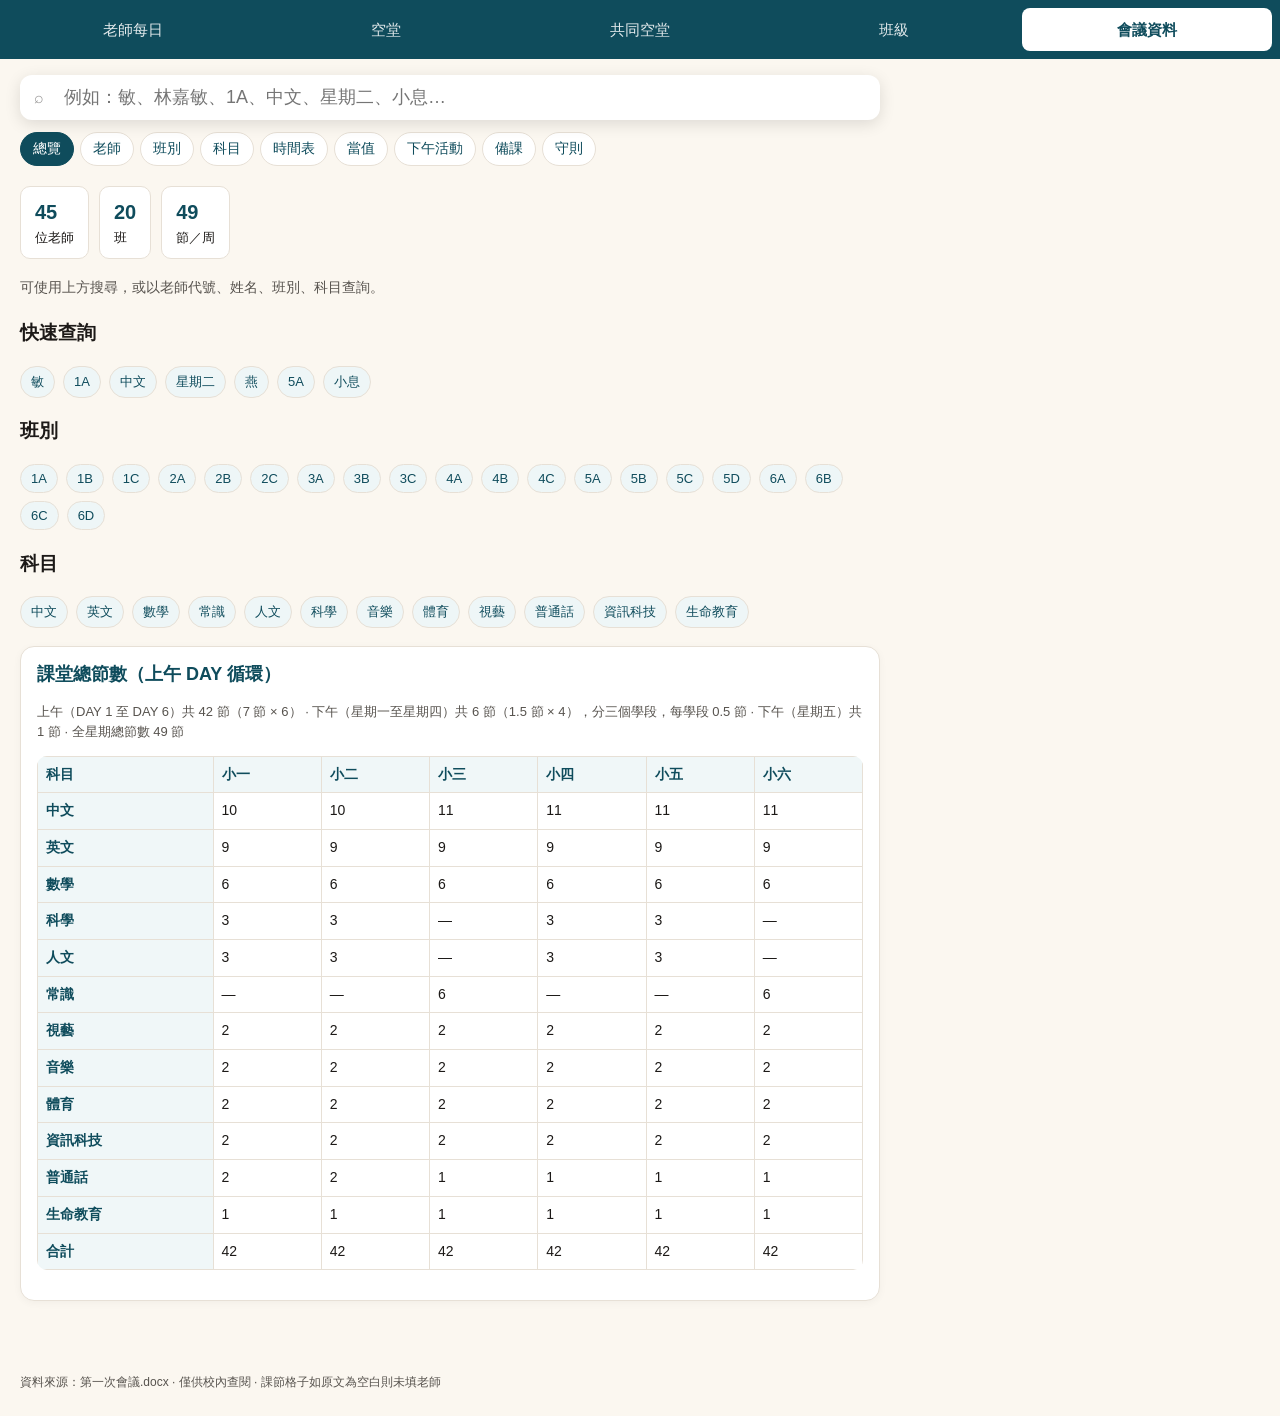
<file: index.html>
<!DOCTYPE html>
<html lang="zh-Hant">
<head>
  <meta charset="UTF-8" />
  <meta name="viewport" content="width=device-width, initial-scale=1" />
  <meta name="robots" content="noindex,nofollow" />
  <title>2026–2027 第一次會議資料查詢</title>
  <style>
    :root {
      --ink: #1c1917;
      --muted: #57534e;
      --line: #e7e0d6;
      --paper: #fbf7f0;
      --card: #ffffff;
      --teal: #0f4c5c;
      --teal-2: #16697a;
      --gold: #c4a35a;
      --coral: #c2410c;
      --chip: #eef6f7;
      --ok: #166534;
    }
    * { box-sizing: border-box; }
    html, body { margin: 0; padding: 0; }
    body {
      font-family: "PingFang TC", "Noto Sans TC", "Hiragino Sans CNS", "Heiti TC", sans-serif;
      background: var(--paper);
      color: var(--ink);
      line-height: 1.55;
    }
    .appbar {
      display: flex;
      flex-wrap: wrap;
      gap: 4px;
      background: var(--teal);
      padding: 8px;
    }
    .appbar a {
      flex: 1 1 0;
      min-width: 4.5em;
      text-align: center;
      text-decoration: none;
      color: rgba(255,255,255,.88);
      padding: 10px 6px;
      border-radius: 8px;
      font-size: 15px;
    }
    .appbar a.on {
      background: #fff;
      color: var(--teal);
      font-weight: 700;
    }
    .search-wrap { position: relative; max-width: 860px; margin-bottom: 12px; }
    .search-wrap input {
      width: 100%;
      font-size: 18px;
      padding: 12px 16px 12px 44px;
      border: 0;
      border-radius: 12px;
      outline: none;
      box-shadow: 0 4px 16px rgba(0,0,0,.12);
    }
    .search-ico {
      position: absolute; left: 14px; top: 50%; transform: translateY(-50%);
      opacity: .45; font-size: 16px; pointer-events: none;
    }
    nav.tabs {
      display: flex; gap: 6px; flex-wrap: wrap;
      padding: 0 0 8px;
      background: var(--paper);
    }
    nav.tabs button {
      border: 1px solid var(--line);
      background: #fff;
      color: var(--teal);
      padding: 7px 12px;
      border-radius: 999px;
      cursor: pointer;
      font-size: 14px;
    }
    nav.tabs button.active {
      background: var(--teal);
      color: #fff;
      border-color: var(--teal);
    }
    main { padding: 16px 20px 64px; max-width: 1100px; }
    .hint {
      color: var(--muted); font-size: 14px; margin: 8px 0 16px;
    }
    .chips { display: flex; flex-wrap: wrap; gap: 8px; margin: 10px 0 18px; max-width: 100%; }
    @media (max-width: 640px) {
      .chip, .tchip { font-size: 13px; padding: 6px 9px; }
      .search-wrap input { font-size: 16px; } /* avoid iOS zoom */
    }
    .chip, .tchip {
      border: 1px solid var(--line);
      background: var(--chip);
      color: var(--teal);
      padding: 6px 10px;
      border-radius: 999px;
      cursor: pointer;
      font-size: 13px;
    }
    .tchip { background: #fff; }
    .tchip b { color: var(--coral); margin-right: 4px; }
    .tchip.active, .chip.active { background: var(--teal); color: #fff; border-color: var(--teal); }
    .tchip.active b { color: #fde68a; }
    .grid { display: grid; grid-template-columns: repeat(auto-fill, minmax(280px, 1fr)); gap: 12px; }
    .card {
      background: var(--card);
      border: 1px solid var(--line);
      border-radius: 14px;
      padding: 14px 16px;
      box-shadow: 0 2px 8px rgba(28,25,23,.04);
    }
    .card h2, .card h3 { margin: 0 0 8px; }
    .card h2 { font-size: 18px; color: var(--teal); }
    .card h3 { font-size: 15px; color: var(--teal-2); margin-top: 14px; }
    .meta { color: var(--muted); font-size: 13px; }
    .kv { display: grid; grid-template-columns: 88px 1fr; gap: 4px 10px; font-size: 14px; }
    .kv dt { color: var(--muted); }
    .kv dd { margin: 0; }
    table {
      width: 100%;
      border-collapse: collapse;
      font-size: 14px;
      background: #fff;
    }
    th, td {
      border: 1px solid var(--line);
      padding: 7px 8px;
      text-align: left;
      vertical-align: top;
    }
    th { background: #f0f7f8; color: var(--teal); font-weight: 600; white-space: nowrap; }
    .table-wrap { overflow-x: auto; margin: 8px 0 16px; border-radius: 10px; }
    .empty { padding: 40px 10px; text-align: center; color: var(--muted); }
    .badge {
      display: inline-block;
      background: #fde7d8;
      color: var(--coral);
      border-radius: 6px;
      padding: 1px 6px;
      font-size: 12px;
      margin-left: 4px;
    }
    .badge.teal { background: #d9eef2; color: var(--teal); }
    .badge.gold { background: #f4ead0; color: #7a5b12; }
    .duty-item {
      padding: 8px 0;
      border-bottom: 1px dashed var(--line);
      font-size: 14px;
    }
    .duty-item:last-child { border-bottom: 0; }
    .hl { background: #fff3bf; padding: 0 2px; border-radius: 3px; }
    .welcome { max-width: 860px; }
    .stat {
      display: flex; gap: 10px; flex-wrap: wrap; margin: 12px 0 18px;
    }
    .stat span {
      background: #fff; border: 1px solid var(--line); border-radius: 10px;
      padding: 10px 14px; font-size: 13px;
    }
    .stat b { display: block; font-size: 20px; color: var(--teal); }
    footer {
      color: var(--muted); font-size: 12px; padding: 8px 20px 24px;
    }
    .row-2 { display: grid; grid-template-columns: 1fr 1fr; gap: 12px; }
    @media (max-width: 800px) { .row-2 { grid-template-columns: 1fr; } }
    .name-line { display: flex; align-items: baseline; gap: 8px; flex-wrap: wrap; }
    .name-line .code {
      font-size: 28px; color: var(--coral); font-weight: 800; line-height: 1;
    }
    a.linkish { color: var(--teal-2); cursor: pointer; text-decoration: underline; }
  </style>
</head>
<body>
  <nav class="appbar">
    <a href="老師.html">老師每日</a>
    <a href="查詢.html?tool=free">空堂</a>
    <a href="查詢.html?tool=common">共同空堂</a>
    <a href="查詢.html?tool=klass">班級</a>
    <a href="index.html" class="on">會議資料</a>
  </nav>
  <main id="mainWrap">
    <div class="search-wrap">
      <span class="search-ico">⌕</span>
      <input id="q" type="search" placeholder="例如：敏、林嘉敏、1A、中文、星期二、小息…" autocomplete="off" />
    </div>
    <nav class="tabs" id="tabs"></nav>
    <div id="main"></div>
  </main>
  <footer>資料來源：第一次會議.docx · 僅供校內查閱 · 課節格子如原文為空白則未填老師</footer>
  <script>
const DATA = {
  "title": "2026 至 2027 年度第一次會議資料查詢",
  "source": "第一次會議.docx",
  "periods": {
    "grades": [
      "小一",
      "小二",
      "小三",
      "小四",
      "小五",
      "小六"
    ],
    "rows": [
      {
        "subject": "中文",
        "byGrade": {
          "小一": "10",
          "小二": "10",
          "小三": "11",
          "小四": "11",
          "小五": "11",
          "小六": "11"
        }
      },
      {
        "subject": "英文",
        "byGrade": {
          "小一": "9",
          "小二": "9",
          "小三": "9",
          "小四": "9",
          "小五": "9",
          "小六": "9"
        }
      },
      {
        "subject": "數學",
        "byGrade": {
          "小一": "6",
          "小二": "6",
          "小三": "6",
          "小四": "6",
          "小五": "6",
          "小六": "6"
        }
      },
      {
        "subject": "科學",
        "byGrade": {
          "小一": "3",
          "小二": "3",
          "小三": "",
          "小四": "3",
          "小五": "3",
          "小六": ""
        }
      },
      {
        "subject": "人文",
        "byGrade": {
          "小一": "3",
          "小二": "3",
          "小三": "",
          "小四": "3",
          "小五": "3",
          "小六": ""
        }
      },
      {
        "subject": "常識",
        "byGrade": {
          "小一": "",
          "小二": "",
          "小三": "6",
          "小四": "",
          "小五": "",
          "小六": "6"
        }
      },
      {
        "subject": "視藝",
        "byGrade": {
          "小一": "2",
          "小二": "2",
          "小三": "2",
          "小四": "2",
          "小五": "2",
          "小六": "2"
        }
      },
      {
        "subject": "音樂",
        "byGrade": {
          "小一": "2",
          "小二": "2",
          "小三": "2",
          "小四": "2",
          "小五": "2",
          "小六": "2"
        }
      },
      {
        "subject": "體育",
        "byGrade": {
          "小一": "2",
          "小二": "2",
          "小三": "2",
          "小四": "2",
          "小五": "2",
          "小六": "2"
        }
      },
      {
        "subject": "資訊科技",
        "byGrade": {
          "小一": "2",
          "小二": "2",
          "小三": "2",
          "小四": "2",
          "小五": "2",
          "小六": "2"
        }
      },
      {
        "subject": "普通話",
        "byGrade": {
          "小一": "2",
          "小二": "2",
          "小三": "1",
          "小四": "1",
          "小五": "1",
          "小六": "1"
        }
      },
      {
        "subject": "生命教育",
        "byGrade": {
          "小一": "1",
          "小二": "1",
          "小三": "1",
          "小四": "1",
          "小五": "1",
          "小六": "1"
        }
      },
      {
        "subject": "合計",
        "byGrade": {
          "小一": "42",
          "小二": "42",
          "小三": "42",
          "小四": "42",
          "小五": "42",
          "小六": "42"
        }
      }
    ],
    "notes": [
      "上午（DAY 1 至 DAY 6）共 42 節（7 節 × 6）",
      "下午（星期一至星期四）共 6 節（1.5 節 × 4），分三個學段，每學段 0.5 節",
      "下午（星期五）共 1 節",
      "全星期總節數 49 節"
    ]
  },
  "loadNotes": [
    "基本老師課堂為 30 節",
    "中英數科主席 26 節；常識／科學科主席 26 節；人文科主席 27 節；視體音普資科主席 28 節",
    "SEN 老師 27 節",
    "4A／5A 中英數人科老師減 1 節",
    "各老師會因應各行政工作扣減課堂節數"
  ],
  "sen": [
    "穩",
    "瑤",
    "倩",
    "華"
  ],
  "signIn": {
    "duty": "所有當值老師：07:35",
    "others": "其他老師：07:40",
    "lunchOutDuty": "13:00–13:40（如需 13:40–14:00 當值）",
    "lunchOutFree": "13:00–13:55（如無需 13:40–14:00 當值）",
    "leaveNoMeeting": "沒有會議或課後活動：16:30",
    "leaveActivity": "有課後活動：17:05",
    "lateStay": "全校老師輪流留校至 18:35 處理行政事務（另見「在校課後託管服務計劃」文件）",
    "adminMeeting": "星期二放學後為行政會議"
  },
  "dutyIndex": {
    "tutorial": "導修課由班主任負責",
    "lunchHomeroom": "班主任：每周午膳當值 3 天",
    "lunchOthers": "非班／行政老師：每周午膳當值 2–3 天",
    "lunchVP": "副校長：每周午膳當值 1 天",
    "recess": "小息當值 4–5 次",
    "library": "瑩負責圖書館當值",
    "morning": "早上、放學當值及放學後校外巡視由訓輔組安排",
    "patrol": "清／呂／蔚巡視各當值情況"
  },
  "timetable": {
    "morning": [
      {
        "time": "07:40–08:00 課前",
        "mon": "靜觀行／早課",
        "tue": "靜觀行／早課",
        "wed": "靜觀行／早課",
        "thu": "靜觀行／早課",
        "fri": "球類運動"
      },
      {
        "time": "08:00–08:10 早會",
        "mon": "班級經營",
        "tue": "悅讀閱樂／好書分享",
        "wed": "升旗／國情短講",
        "thu": "品德教育",
        "fri": "早操"
      },
      {
        "time": "08:10–08:20 班主任節",
        "mon": "班主任節",
        "tue": "班主任節",
        "wed": "班主任節",
        "thu": "班主任節",
        "fri": "班主任節"
      }
    ],
    "lessons": [
      {
        "period": "第一節",
        "time": "08:20–08:55"
      },
      {
        "period": "第二節",
        "time": "08:55–09:30"
      },
      {
        "period": "第三節",
        "time": "09:30–10:05"
      },
      {
        "period": "小息一",
        "time": "10:05–10:20",
        "note": "玩具趣趣（樓層小息）"
      },
      {
        "period": "第四節",
        "time": "10:20–10:55"
      },
      {
        "period": "第五節",
        "time": "10:55–11:30"
      },
      {
        "period": "小息二",
        "time": "11:30–11:50",
        "note": "活力小息（操場小息）"
      },
      {
        "period": "第六節",
        "time": "11:50–12:25"
      },
      {
        "period": "第七節",
        "time": "12:25–13:00"
      }
    ],
    "lunch": {
      "time": "13:00–14:00",
      "note": "午膳 13:00–13:40／小息 13:40–14:00"
    },
    "afternoonP13": [
      {
        "time": "14:00–14:20",
        "mon": "導修課",
        "tue": "導修課",
        "wed": "導修課",
        "thu": "導修課",
        "fri": "14:00–14:40 健康生活（全人運動）"
      },
      {
        "time": "14:20–15:20 第八節",
        "mon": "CREATE Learning（三學段）",
        "tue": "多元智能課 MI",
        "wed": "野孩子計劃（三學段）",
        "thu": "周會／戶外學習（三學段）",
        "fri": "（接上）"
      }
    ],
    "afternoonP46": [
      {
        "time": "14:00–14:20",
        "mon": "導修課",
        "tue": "導修課",
        "wed": "導修課",
        "thu": "導修課",
        "fri": "14:00–14:40 健康生活（全人運動）"
      },
      {
        "time": "14:20–15:20 第八節",
        "mon": "CREATE Learning（三學段）",
        "tue": "多元智能課 MI（4(1)–4(4)）",
        "wed": "野孩子計劃（三學段）",
        "thu": "周會／戶外學習（三學段）",
        "fri": "（接上）"
      }
    ],
    "prepExtra": [
      "星期二課後：行政會",
      "星期一／四：P4 科學校外支援（智／燕／恒）",
      "星期四：P5 人文校外支援（何／瑤／談／仁）（杰）"
    ]
  },
  "teachers": [
    {
      "no": "1",
      "name": "林嘉敏",
      "code": "敏",
      "homeroom": "1A",
      "subjects": [
        {
          "subject": "中文",
          "classes": "1A *4A",
          "star": true
        },
        {
          "subject": "視藝",
          "classes": "1A",
          "star": false
        }
      ],
      "pm": {
        "mon": "",
        "tue": "",
        "wed": "",
        "thu": "",
        "fri": "1"
      },
      "periods": "24",
      "liaison": "P1中 / P1視",
      "chairOf": [],
      "viceOf": [
        "中"
      ],
      "gradeContact": [
        "中・一年級",
        "視・一年級"
      ],
      "duties": {
        "recess1": [
          {
            "day": "DAY 2",
            "place": "4/F",
            "time": "10:05–10:20 小息一（樓層／玩具趣趣）"
          },
          {
            "day": "DAY 5",
            "place": "3/F",
            "time": "10:05–10:20 小息一（樓層／玩具趣趣）"
          }
        ],
        "recess2": [
          {
            "day": "DAY 4",
            "sunny": "中式花園",
            "rain": "4/F",
            "time": "11:30–11:50 小息二（晴天操場／雨天樓層）"
          }
        ],
        "lunch": [
          {
            "day": "星期二",
            "class": "1A",
            "time": "13:00–13:40 午膳"
          },
          {
            "day": "星期三",
            "class": "1A",
            "time": "13:00–13:40 午膳"
          },
          {
            "day": "星期五",
            "class": "1A",
            "time": "13:00–13:40 午膳"
          }
        ],
        "noon": [
          {
            "day": "星期四",
            "sunny": "操二至洗手間",
            "rain": "2/F",
            "time": "13:40–14:00 午息"
          }
        ],
        "prep": [
          {
            "day": "DAY 3",
            "period": "第六節 11:50–12:25",
            "text": "P4中備(敏/瑤/冬) P1英備(琪/慧/華)"
          },
          {
            "day": "DAY 2",
            "period": "第七節 12:25–13:00",
            "text": "P1中備(敏/梅/瑤)"
          }
        ],
        "activities": [
          {
            "day": "星期三",
            "text": "中文(低)(李/敏)"
          }
        ]
      }
    },
    {
      "no": "2",
      "name": "姚佩慈",
      "code": "佩",
      "homeroom": "1A",
      "subjects": [
        {
          "subject": "數學",
          "classes": "1A 3B",
          "star": false
        },
        {
          "subject": "科學",
          "classes": "2A",
          "star": false
        },
        {
          "subject": "體育",
          "classes": "1B+1C 2A",
          "star": false
        }
      ],
      "pm": {
        "mon": "1A",
        "tue": "0.5",
        "wed": "1.5",
        "thu": "1A",
        "fri": "1"
      },
      "periods": "25",
      "liaison": "P3數",
      "chairOf": [
        "體"
      ],
      "viceOf": [],
      "gradeContact": [
        "數・三年級"
      ],
      "duties": {
        "recess1": [
          {
            "day": "DAY 4",
            "place": "2/F",
            "time": "10:05–10:20 小息一（樓層／玩具趣趣）"
          }
        ],
        "recess2": [
          {
            "day": "DAY 3",
            "sunny": "操一",
            "rain": "3/F",
            "time": "11:30–11:50 小息二（晴天操場／雨天樓層）"
          },
          {
            "day": "DAY 5",
            "sunny": "中式花園",
            "rain": "4/F",
            "time": "11:30–11:50 小息二（晴天操場／雨天樓層）"
          },
          {
            "day": "DAY 1",
            "sunny": "籃球場",
            "rain": "5/F",
            "time": "11:30–11:50 小息二（晴天操場／雨天樓層）"
          }
        ],
        "lunch": [
          {
            "day": "星期一",
            "class": "1A",
            "time": "13:00–13:40 午膳"
          },
          {
            "day": "星期四",
            "class": "1A",
            "time": "13:00–13:40 午膳"
          },
          {
            "day": "星期五",
            "class": "3B",
            "time": "13:00–13:40 午膳"
          }
        ],
        "noon": [],
        "prep": [
          {
            "day": "DAY 1",
            "period": "第一節 08:20–08:55",
            "text": "P1數備(佩/趙/軒)"
          },
          {
            "day": "DAY 5",
            "period": "第一節 08:20–08:55",
            "text": "P3數備(佩/碧/趙)"
          },
          {
            "day": "DAY 5",
            "period": "第七節 12:25–13:00",
            "text": "P2科備(智/佩/燕)"
          }
        ],
        "activities": [
          {
            "day": "星期一",
            "text": "游泳校隊至1730) (佩/外聘)(泳池)"
          }
        ]
      }
    },
    {
      "no": "3",
      "name": "林淑梅",
      "code": "梅",
      "homeroom": "1B",
      "subjects": [
        {
          "subject": "中文",
          "classes": "1B",
          "star": false
        },
        {
          "subject": "人文",
          "classes": "4B",
          "star": false
        },
        {
          "subject": "普通話",
          "classes": "4B",
          "star": false
        }
      ],
      "pm": {
        "mon": "4B",
        "tue": "1.5",
        "wed": "1.5",
        "thu": "4B (1)",
        "fri": "1"
      },
      "periods": "20.5",
      "liaison": "P4普",
      "chairOf": [],
      "viceOf": [],
      "gradeContact": [
        "普・四年級"
      ],
      "duties": {
        "recess1": [
          {
            "day": "DAY 3",
            "place": "2/F",
            "time": "10:05–10:20 小息一（樓層／玩具趣趣）"
          },
          {
            "day": "DAY 5",
            "place": "2/F",
            "time": "10:05–10:20 小息一（樓層／玩具趣趣）"
          }
        ],
        "recess2": [],
        "lunch": [
          {
            "day": "星期一",
            "class": "1B",
            "time": "13:00–13:40 午膳"
          },
          {
            "day": "星期二",
            "class": "1B",
            "time": "13:00–13:40 午膳"
          },
          {
            "day": "星期四",
            "class": "1B",
            "time": "13:00–13:40 午膳"
          }
        ],
        "noon": [
          {
            "day": "星期五",
            "sunny": "操二至洗手間",
            "rain": "2/F梅",
            "time": "13:40–14:00 午息"
          }
        ],
        "prep": [
          {
            "day": "DAY 6",
            "period": "第六節 11:50–12:25",
            "text": "P4人備(梅/軒/杰) P5科備 (談/偉/呂/清)"
          },
          {
            "day": "DAY 2",
            "period": "第七節 12:25–13:00",
            "text": "P1中備(敏/梅/瑤)"
          }
        ],
        "activities": [
          {
            "day": "星期二",
            "text": "正能量(P1)(梅/趙/奕)"
          }
        ]
      }
    },
    {
      "no": "4",
      "name": "趙詠琪",
      "code": "趙",
      "homeroom": "1B",
      "subjects": [
        {
          "subject": "數學",
          "classes": "1B 3C",
          "star": false
        },
        {
          "subject": "常識",
          "classes": "6D",
          "star": false
        },
        {
          "subject": "資訊科技",
          "classes": "1B+1C 3C",
          "star": false
        }
      ],
      "pm": {
        "mon": "1C",
        "tue": "1.5",
        "wed": "1.5",
        "thu": "1B",
        "fri": "1"
      },
      "periods": "29",
      "liaison": "P1數",
      "chairOf": [],
      "viceOf": [
        "數"
      ],
      "gradeContact": [
        "數・一年級"
      ],
      "duties": {
        "recess1": [
          {
            "day": "DAY 3",
            "place": "2/F",
            "time": "10:05–10:20 小息一（樓層／玩具趣趣）"
          },
          {
            "day": "DAY 4",
            "place": "2/F",
            "time": "10:05–10:20 小息一（樓層／玩具趣趣）"
          }
        ],
        "recess2": [
          {
            "day": "DAY 2",
            "sunny": "操二至洗手間",
            "rain": "2/F",
            "time": "11:30–11:50 小息二（晴天操場／雨天樓層）"
          }
        ],
        "lunch": [
          {
            "day": "星期三",
            "class": "1B",
            "time": "13:00–13:40 午膳"
          },
          {
            "day": "星期五",
            "class": "1B",
            "time": "13:00–13:40 午膳"
          },
          {
            "day": "星期四",
            "class": "6D",
            "time": "13:00–13:40 午膳"
          }
        ],
        "noon": [
          {
            "day": "星期一",
            "sunny": "操一",
            "rain": "2/F",
            "time": "13:40–14:00 午息"
          }
        ],
        "prep": [
          {
            "day": "DAY 1",
            "period": "第一節 08:20–08:55",
            "text": "P1數備(佩/趙/軒)"
          },
          {
            "day": "DAY 5",
            "period": "第一節 08:20–08:55",
            "text": "P3數備(佩/碧/趙)"
          },
          {
            "day": "DAY 3",
            "period": "第二節 08:55–09:30",
            "text": "P6常備 (趙/符/瑩/蔚)"
          }
        ],
        "activities": [
          {
            "day": "星期四",
            "text": "中國舞校隊(1530－1730) (趙/外聘)(G02) (行政工作)"
          },
          {
            "day": "星期二",
            "text": "正能量(P1)(梅/趙/奕)"
          }
        ]
      }
    },
    {
      "no": "5",
      "name": "黃凱瑤",
      "code": "瑤",
      "homeroom": "1C",
      "subjects": [
        {
          "subject": "中文",
          "classes": "1C 4C",
          "star": false
        },
        {
          "subject": "人文",
          "classes": "5B",
          "star": false
        }
      ],
      "pm": {
        "mon": "",
        "tue": "1.5",
        "wed": "0.5",
        "thu": "",
        "fri": "1"
      },
      "periods": "27",
      "liaison": "P4中",
      "chairOf": [],
      "viceOf": [],
      "gradeContact": [
        "中・四年級"
      ],
      "duties": {
        "recess1": [
          {
            "day": "DAY 2",
            "place": "5/F",
            "time": "10:05–10:20 小息一（樓層／玩具趣趣）"
          },
          {
            "day": "DAY 5",
            "place": "5/F",
            "time": "10:05–10:20 小息一（樓層／玩具趣趣）"
          },
          {
            "day": "DAY 1",
            "place": "2/F",
            "time": "10:05–10:20 小息一（樓層／玩具趣趣）"
          }
        ],
        "recess2": [],
        "lunch": [
          {
            "day": "星期二",
            "class": "1C",
            "time": "13:00–13:40 午膳"
          },
          {
            "day": "星期三",
            "class": "1C",
            "time": "13:00–13:40 午膳"
          },
          {
            "day": "星期五",
            "class": "1C",
            "time": "13:00–13:40 午膳"
          }
        ],
        "noon": [
          {
            "day": "星期一",
            "sunny": "操二至洗手間",
            "rain": "2/F",
            "time": "13:40–14:00 午息"
          }
        ],
        "prep": [
          {
            "day": "DAY 6",
            "period": "第三節 09:30–10:05",
            "text": "P5人備 (何/瑤/談/仁)"
          },
          {
            "day": "DAY 3",
            "period": "第六節 11:50–12:25",
            "text": "P4中備(敏/瑤/冬) P1英備(琪/慧/華)"
          },
          {
            "day": "DAY 2",
            "period": "第七節 12:25–13:00",
            "text": "P1中備(敏/梅/瑤)"
          }
        ],
        "activities": [
          {
            "day": "星期四",
            "text": "P5人文科(何瑤談仁)(杰) (校外支援會議)"
          }
        ]
      }
    },
    {
      "no": "6",
      "name": "謝文軒",
      "code": "軒",
      "homeroom": "1C",
      "subjects": [
        {
          "subject": "數學",
          "classes": "1C",
          "star": false
        },
        {
          "subject": "人文",
          "classes": "2C 4C",
          "star": false
        },
        {
          "subject": "生命教育",
          "classes": "3AC 4AC 5AB 5C6C",
          "star": false
        }
      ],
      "pm": {
        "mon": "2C",
        "tue": "1.5",
        "wed": "0.5",
        "thu": "1C",
        "fri": "1"
      },
      "periods": "26",
      "liaison": "P4人",
      "chairOf": [],
      "viceOf": [],
      "gradeContact": [
        "人文・四年級"
      ],
      "duties": {
        "recess1": [],
        "recess2": [
          {
            "day": "DAY 5",
            "sunny": "操一",
            "rain": "3/F",
            "time": "11:30–11:50 小息二（晴天操場／雨天樓層）"
          },
          {
            "day": "DAY 4",
            "sunny": "詢問處至英語角",
            "rain": "6/F",
            "time": "11:30–11:50 小息二（晴天操場／雨天樓層）"
          }
        ],
        "lunch": [
          {
            "day": "星期一",
            "class": "1C",
            "time": "13:00–13:40 午膳"
          },
          {
            "day": "星期四",
            "class": "1C",
            "time": "13:00–13:40 午膳"
          }
        ],
        "noon": [
          {
            "day": "星期三",
            "sunny": "操二至洗手間",
            "rain": "2/F",
            "time": "13:40–14:00 午息"
          },
          {
            "day": "星期五",
            "sunny": "操一",
            "rain": "2/F軒",
            "time": "13:40–14:00 午息"
          }
        ],
        "prep": [
          {
            "day": "DAY 1",
            "period": "第一節 08:20–08:55",
            "text": "P1數備(佩/趙/軒)"
          },
          {
            "day": "DAY 4",
            "period": "第四節 10:20–10:55",
            "text": "P2人備(慧/杰/軒)"
          },
          {
            "day": "DAY 6",
            "period": "第六節 11:50–12:25",
            "text": "P4人備(梅/軒/杰) P5科備 (談/偉/呂/清)"
          }
        ],
        "activities": [
          {
            "day": "星期二",
            "text": "佛教話劇隊(軒/杰)(禮堂)"
          }
        ]
      }
    },
    {
      "no": "7",
      "name": "符巧兒",
      "code": "符",
      "homeroom": "2A",
      "subjects": [
        {
          "subject": "數學",
          "classes": "2A",
          "star": false
        },
        {
          "subject": "常識",
          "classes": "6B",
          "star": false
        },
        {
          "subject": "資訊科技",
          "classes": "1A 2A 3AB",
          "star": false
        }
      ],
      "pm": {
        "mon": "2A",
        "tue": "1.5",
        "wed": "1.5",
        "thu": "2A",
        "fri": "1"
      },
      "periods": "27",
      "liaison": "P1/2/3資",
      "chairOf": [
        "資"
      ],
      "viceOf": [],
      "gradeContact": [
        "資・一年級",
        "資・二年級",
        "資・三年級"
      ],
      "duties": {
        "recess1": [
          {
            "day": "DAY 2",
            "place": "3/F",
            "time": "10:05–10:20 小息一（樓層／玩具趣趣）"
          },
          {
            "day": "DAY 3",
            "place": "3/F",
            "time": "10:05–10:20 小息一（樓層／玩具趣趣）"
          }
        ],
        "recess2": [
          {
            "day": "DAY 1",
            "sunny": "中式花園",
            "rain": "4/F",
            "time": "11:30–11:50 小息二（晴天操場／雨天樓層）"
          }
        ],
        "lunch": [
          {
            "day": "星期一",
            "class": "2A",
            "time": "13:00–13:40 午膳"
          },
          {
            "day": "星期四",
            "class": "2A",
            "time": "13:00–13:40 午膳"
          },
          {
            "day": "星期五",
            "class": "2A",
            "time": "13:00–13:40 午膳"
          }
        ],
        "noon": [
          {
            "day": "星期三",
            "sunny": "操二至洗手間",
            "rain": "4/F",
            "time": "13:40–14:00 午息"
          }
        ],
        "prep": [
          {
            "day": "DAY 2",
            "period": "第一節 08:20–08:55",
            "text": "P2數備(符/碧/清)"
          },
          {
            "day": "DAY 3",
            "period": "第二節 08:55–09:30",
            "text": "P6常備 (趙/符/瑩/蔚)"
          }
        ],
        "activities": [
          {
            "day": "星期二",
            "text": "女童軍(雯/符)"
          }
        ]
      }
    },
    {
      "no": "8",
      "name": "羅美儀",
      "code": "羅",
      "homeroom": "2B",
      "subjects": [
        {
          "subject": "中文",
          "classes": "2B 6C",
          "star": false
        },
        {
          "subject": "視藝",
          "classes": "5A",
          "star": false
        }
      ],
      "pm": {
        "mon": "6C",
        "tue": "",
        "wed": "",
        "thu": "2B (0.5)",
        "fri": "1"
      },
      "periods": "26",
      "liaison": "P2中 / P5視",
      "chairOf": [
        "視"
      ],
      "viceOf": [],
      "gradeContact": [
        "中・二年級",
        "視・五年級"
      ],
      "duties": {
        "recess1": [
          {
            "day": "DAY 1",
            "place": "3/F",
            "time": "10:05–10:20 小息一（樓層／玩具趣趣）"
          },
          {
            "day": "DAY 2",
            "place": "2/F",
            "time": "10:05–10:20 小息一（樓層／玩具趣趣）"
          },
          {
            "day": "DAY 5",
            "place": "2/F",
            "time": "10:05–10:20 小息一（樓層／玩具趣趣）"
          }
        ],
        "recess2": [],
        "lunch": [
          {
            "day": "星期二",
            "class": "2B",
            "time": "13:00–13:40 午膳"
          },
          {
            "day": "星期三",
            "class": "2B",
            "time": "13:00–13:40 午膳"
          },
          {
            "day": "星期四",
            "class": "2B",
            "time": "13:00–13:40 午膳"
          }
        ],
        "noon": [
          {
            "day": "星期五",
            "sunny": "籃足間",
            "rain": "3/F羅",
            "time": "13:40–14:00 午息"
          }
        ],
        "prep": [
          {
            "day": "DAY 2",
            "period": "第四節 10:20–10:55",
            "text": "P2中備(羅/蔚/穩)"
          },
          {
            "day": "DAY 4",
            "period": "第五節 10:55–11:30",
            "text": "P6中備 (羅/李/俊/仁)"
          }
        ],
        "activities": [
          {
            "day": "星期三",
            "text": "視藝(低)(羅/筠)"
          }
        ]
      }
    },
    {
      "no": "9",
      "name": "劉可雯",
      "code": "可",
      "homeroom": "2C",
      "subjects": [
        {
          "subject": "英文",
          "classes": "2C 6(4)",
          "star": false
        },
        {
          "subject": "音樂",
          "classes": "1A 3C 4AB",
          "star": false
        }
      ],
      "pm": {
        "mon": "",
        "tue": "1",
        "wed": "0.5",
        "thu": "2C (0.5)",
        "fri": "1"
      },
      "periods": "29",
      "liaison": "P1/3音",
      "chairOf": [],
      "viceOf": [],
      "gradeContact": [
        "音・一年級",
        "音・三年級"
      ],
      "duties": {
        "recess1": [
          {
            "day": "DAY 5",
            "place": "6/F",
            "time": "10:05–10:20 小息一（樓層／玩具趣趣）"
          },
          {
            "day": "DAY 3",
            "place": "6/F",
            "time": "10:05–10:20 小息一（樓層／玩具趣趣）"
          },
          {
            "day": "DAY 4",
            "place": "6/F",
            "time": "10:05–10:20 小息一（樓層／玩具趣趣）"
          }
        ],
        "recess2": [],
        "lunch": [
          {
            "day": "星期一",
            "class": "2C",
            "time": "13:00–13:40 午膳"
          },
          {
            "day": "星期三",
            "class": "2C",
            "time": "13:00–13:40 午膳"
          },
          {
            "day": "星期四",
            "class": "2C",
            "time": "13:00–13:40 午膳"
          }
        ],
        "noon": [
          {
            "day": "星期二",
            "sunny": "操一",
            "rain": "2/F",
            "time": "13:40–14:00 午息"
          }
        ],
        "prep": [
          {
            "day": "DAY 4",
            "period": "第二節 08:55–09:30",
            "text": "P6英備 (可/尹/琪/談)"
          },
          {
            "day": "DAY 1",
            "period": "第七節 12:25–13:00",
            "text": "P2英備(可/奕/雯)"
          }
        ],
        "activities": [
          {
            "day": "星期四",
            "text": "圖書(瑩/可)"
          }
        ]
      }
    },
    {
      "no": "10",
      "name": "何嘉玲",
      "code": "何",
      "homeroom": "3A",
      "subjects": [
        {
          "subject": "中文",
          "classes": "3A",
          "star": false
        },
        {
          "subject": "人文",
          "classes": "5C",
          "star": false
        },
        {
          "subject": "普通話",
          "classes": "2AB 3A 6AD",
          "star": false
        }
      ],
      "pm": {
        "mon": "5C",
        "tue": "1",
        "wed": "1.5",
        "thu": "",
        "fri": "1"
      },
      "periods": "26",
      "liaison": "P5人 / P6普",
      "chairOf": [
        "普"
      ],
      "viceOf": [],
      "gradeContact": [
        "人文・五年級",
        "普・六年級"
      ],
      "duties": {
        "recess1": [
          {
            "day": "DAY 1",
            "place": "6/F",
            "time": "10:05–10:20 小息一（樓層／玩具趣趣）"
          },
          {
            "day": "DAY 2",
            "place": "5/F",
            "time": "10:05–10:20 小息一（樓層／玩具趣趣）"
          }
        ],
        "recess2": [
          {
            "day": "DAY 3",
            "sunny": "中式花園",
            "rain": "4/F",
            "time": "11:30–11:50 小息二（晴天操場／雨天樓層）"
          }
        ],
        "lunch": [
          {
            "day": "星期二",
            "class": "3A",
            "time": "13:00–13:40 午膳"
          },
          {
            "day": "星期三",
            "class": "3A",
            "time": "13:00–13:40 午膳"
          },
          {
            "day": "星期五",
            "class": "3A",
            "time": "13:00–13:40 午膳"
          }
        ],
        "noon": [
          {
            "day": "星期四",
            "sunny": "操二至洗手間",
            "rain": "4/F",
            "time": "13:40–14:00 午息"
          }
        ],
        "prep": [
          {
            "day": "DAY 6",
            "period": "第三節 09:30–10:05",
            "text": "P5人備 (何/瑤/談/仁)"
          },
          {
            "day": "DAY 3",
            "period": "第四節 10:20–10:55",
            "text": "P3中備(何/李/杰)"
          }
        ],
        "activities": [
          {
            "day": "星期一",
            "text": "中文(高)(紅/何)"
          },
          {
            "day": "星期四",
            "text": "P5人文科(何瑤談仁)(杰) (校外支援會議)"
          }
        ]
      }
    },
    {
      "no": "11",
      "name": "李佩儀",
      "code": "李",
      "homeroom": "3B",
      "subjects": [
        {
          "subject": "中文",
          "classes": "3B 6B",
          "star": false
        },
        {
          "subject": "普通話",
          "classes": "3B 6B",
          "star": false
        },
        {
          "subject": "生命教育",
          "classes": "3B",
          "star": false
        }
      ],
      "pm": {
        "mon": "",
        "tue": "1.5",
        "wed": "",
        "thu": "3B (0.5)",
        "fri": "1"
      },
      "periods": "28",
      "liaison": "P3中",
      "chairOf": [],
      "viceOf": [],
      "gradeContact": [
        "中・三年級"
      ],
      "duties": {
        "recess1": [
          {
            "day": "DAY 1",
            "place": "6/F",
            "time": "10:05–10:20 小息一（樓層／玩具趣趣）"
          },
          {
            "day": "DAY 2",
            "place": "6/F",
            "time": "10:05–10:20 小息一（樓層／玩具趣趣）"
          },
          {
            "day": "DAY 6",
            "place": "4/F",
            "time": "10:05–10:20 小息一（樓層／玩具趣趣）"
          }
        ],
        "recess2": [],
        "lunch": [
          {
            "day": "星期一",
            "class": "3B",
            "time": "13:00–13:40 午膳"
          },
          {
            "day": "星期三",
            "class": "3B",
            "time": "13:00–13:40 午膳"
          },
          {
            "day": "星期四",
            "class": "3B",
            "time": "13:00–13:40 午膳"
          }
        ],
        "noon": [
          {
            "day": "星期五",
            "sunny": "操二至洗手間",
            "rain": "4/F李",
            "time": "13:40–14:00 午息"
          }
        ],
        "prep": [
          {
            "day": "DAY 3",
            "period": "第四節 10:20–10:55",
            "text": "P3中備(何/李/杰)"
          },
          {
            "day": "DAY 4",
            "period": "第五節 10:55–11:30",
            "text": "P6中備 (羅/李/俊/仁)"
          }
        ],
        "activities": [
          {
            "day": "星期三",
            "text": "中文(低)(李/敏)"
          }
        ]
      }
    },
    {
      "no": "12",
      "name": "譚倩瑩",
      "code": "倩",
      "homeroom": "3C",
      "subjects": [
        {
          "subject": "英文",
          "classes": "3C *5A",
          "star": true
        },
        {
          "subject": "視藝",
          "classes": "2AC",
          "star": false
        }
      ],
      "pm": {
        "mon": "3C",
        "tue": "",
        "wed": "",
        "thu": "3C",
        "fri": "1"
      },
      "periods": "26",
      "liaison": "P3英",
      "chairOf": [],
      "viceOf": [],
      "gradeContact": [
        "英・三年級"
      ],
      "duties": {
        "recess1": [
          {
            "day": "DAY 4",
            "place": "5/F",
            "time": "10:05–10:20 小息一（樓層／玩具趣趣）"
          },
          {
            "day": "DAY 3",
            "place": "4/F",
            "time": "10:05–10:20 小息一（樓層／玩具趣趣）"
          }
        ],
        "recess2": [
          {
            "day": "DAY 2",
            "sunny": "中式花園",
            "rain": "4/F",
            "time": "11:30–11:50 小息二（晴天操場／雨天樓層）"
          }
        ],
        "lunch": [
          {
            "day": "星期二",
            "class": "3C",
            "time": "13:00–13:40 午膳"
          },
          {
            "day": "星期三",
            "class": "3C",
            "time": "13:00–13:40 午膳"
          },
          {
            "day": "星期五",
            "class": "3C",
            "time": "13:00–13:40 午膳"
          }
        ],
        "noon": [
          {
            "day": "星期四",
            "sunny": "籃足間",
            "rain": "3/F",
            "time": "13:40–14:00 午息"
          }
        ],
        "prep": [
          {
            "day": "DAY 1",
            "period": "第二節 08:55–09:30",
            "text": "P4英備(尹/奕/華) P5英備 (慧/倩/鄭/雯)"
          },
          {
            "day": "DAY 4",
            "period": "第六節 11:50–12:25",
            "text": "P5數備(儀/谷/偉) P3英備(倩/鄭)"
          }
        ],
        "activities": []
      }
    },
    {
      "no": "13",
      "name": "尹國雄",
      "code": "尹",
      "homeroom": "4A",
      "subjects": [
        {
          "subject": "英文",
          "classes": "*4A 6(1)",
          "star": true
        },
        {
          "subject": "體育",
          "classes": "3AB",
          "star": false
        }
      ],
      "pm": {
        "mon": "3B",
        "tue": "1.5",
        "wed": "1.5",
        "thu": "4A (0.5)",
        "fri": "1"
      },
      "periods": "28",
      "liaison": "P6英 / P3體",
      "chairOf": [],
      "viceOf": [],
      "gradeContact": [
        "英・六年級",
        "體・三年級"
      ],
      "duties": {
        "recess1": [],
        "recess2": [
          {
            "day": "DAY 4",
            "sunny": "足球場",
            "rain": "5/F",
            "time": "11:30–11:50 小息二（晴天操場／雨天樓層）"
          },
          {
            "day": "DAY 6",
            "sunny": "足球場",
            "rain": "5/F",
            "time": "11:30–11:50 小息二（晴天操場／雨天樓層）"
          },
          {
            "day": "DAY 1",
            "sunny": "籃足球場之間",
            "rain": "6/F",
            "time": "11:30–11:50 小息二（晴天操場／雨天樓層）"
          }
        ],
        "lunch": [
          {
            "day": "星期一",
            "class": "4A",
            "time": "13:00–13:40 午膳"
          },
          {
            "day": "星期四",
            "class": "4A",
            "time": "13:00–13:40 午膳"
          },
          {
            "day": "星期五",
            "class": "4A",
            "time": "13:00–13:40 午膳"
          }
        ],
        "noon": [
          {
            "day": "星期二",
            "sunny": "籃足間",
            "rain": "3/F",
            "time": "13:40–14:00 午息"
          }
        ],
        "prep": [
          {
            "day": "DAY 1",
            "period": "第二節 08:55–09:30",
            "text": "P4英備(尹/奕/華) P5英備 (慧/倩/鄭/雯)"
          },
          {
            "day": "DAY 4",
            "period": "第二節 08:55–09:30",
            "text": "P6英備 (可/尹/琪/談)"
          }
        ],
        "activities": [
          {
            "day": "星期一",
            "text": "英文話劇隊 (慧/尹/NET)(禮堂)"
          }
        ]
      }
    },
    {
      "no": "14",
      "name": "陳奕香",
      "code": "奕",
      "homeroom": "4B",
      "subjects": [
        {
          "subject": "英文",
          "classes": "2B 4B",
          "star": false
        },
        {
          "subject": "視藝",
          "classes": "2B",
          "star": false
        },
        {
          "subject": "生命教育",
          "classes": "1A 2BC 4B",
          "star": false
        }
      ],
      "pm": {
        "mon": "2B",
        "tue": "",
        "wed": "1",
        "thu": "4B (0.5)",
        "fri": "1"
      },
      "periods": "28",
      "liaison": "P4英 / P2視",
      "chairOf": [],
      "viceOf": [],
      "gradeContact": [
        "英・四年級",
        "視・二年級"
      ],
      "duties": {
        "recess1": [],
        "recess2": [
          {
            "day": "DAY 5",
            "sunny": "操二至洗手間",
            "rain": "2/F",
            "time": "11:30–11:50 小息二（晴天操場／雨天樓層）"
          },
          {
            "day": "DAY 4",
            "sunny": "操二至洗手間",
            "rain": "2/F",
            "time": "11:30–11:50 小息二（晴天操場／雨天樓層）"
          },
          {
            "day": "DAY 3",
            "sunny": "中式花園",
            "rain": "4/F",
            "time": "11:30–11:50 小息二（晴天操場／雨天樓層）"
          }
        ],
        "lunch": [
          {
            "day": "星期二",
            "class": "4B",
            "time": "13:00–13:40 午膳"
          },
          {
            "day": "星期三",
            "class": "4B",
            "time": "13:00–13:40 午膳"
          },
          {
            "day": "星期四",
            "class": "4B",
            "time": "13:00–13:40 午膳"
          }
        ],
        "noon": [
          {
            "day": "星期五",
            "sunny": "操一",
            "rain": "4/F奕",
            "time": "13:40–14:00 午息"
          }
        ],
        "prep": [
          {
            "day": "DAY 1",
            "period": "第二節 08:55–09:30",
            "text": "P4英備(尹/奕/華) P5英備 (慧/倩/鄭/雯)"
          },
          {
            "day": "DAY 1",
            "period": "第七節 12:25–13:00",
            "text": "P2英備(可/奕/雯)"
          }
        ],
        "activities": [
          {
            "day": "星期二",
            "text": "正能量(P1)(梅/趙/奕)"
          }
        ]
      }
    },
    {
      "no": "15",
      "name": "張智聰",
      "code": "智",
      "homeroom": "4C",
      "subjects": [
        {
          "subject": "數學",
          "classes": "4C",
          "star": false
        },
        {
          "subject": "科學",
          "classes": "2B4C",
          "star": false
        },
        {
          "subject": "體育",
          "classes": "2B 4C 5B",
          "star": false
        },
        {
          "subject": "資訊科技",
          "classes": "4C 5BD",
          "star": false
        }
      ],
      "pm": {
        "mon": "",
        "tue": "1.5",
        "wed": "1.5",
        "thu": "",
        "fri": "1"
      },
      "periods": "28",
      "liaison": "P2科 / P4體",
      "chairOf": [],
      "viceOf": [],
      "gradeContact": [
        "科學・二年級",
        "體・四年級"
      ],
      "duties": {
        "recess1": [
          {
            "day": "DAY 1",
            "place": "4/F",
            "time": "10:05–10:20 小息一（樓層／玩具趣趣）"
          }
        ],
        "recess2": [
          {
            "day": "DAY 4",
            "sunny": "籃球場",
            "rain": "5/F",
            "time": "11:30–11:50 小息二（晴天操場／雨天樓層）"
          },
          {
            "day": "DAY 1",
            "sunny": "足球場",
            "rain": "5/F",
            "time": "11:30–11:50 小息二（晴天操場／雨天樓層）"
          }
        ],
        "lunch": [
          {
            "day": "星期一",
            "class": "4C",
            "time": "13:00–13:40 午膳"
          },
          {
            "day": "星期四",
            "class": "4C",
            "time": "13:00–13:40 午膳"
          },
          {
            "day": "星期五",
            "class": "4C",
            "time": "13:00–13:40 午膳"
          }
        ],
        "noon": [
          {
            "day": "星期三",
            "sunny": "足球場",
            "rain": "6/F",
            "time": "13:40–14:00 午息"
          }
        ],
        "prep": [
          {
            "day": "DAY 6",
            "period": "第四節 10:20–10:55",
            "text": "P4科備(智/燕/恒) P3常備(筠/俊/華)"
          },
          {
            "day": "DAY 5",
            "period": "第六節 11:50–12:25",
            "text": "P4數備(智/穎/呂)"
          },
          {
            "day": "DAY 5",
            "period": "第七節 12:25–13:00",
            "text": "P2科備(智/佩/燕)"
          }
        ],
        "activities": [
          {
            "day": "星期二",
            "text": "科學(燕/智)"
          },
          {
            "day": "星期一",
            "text": "P4科學科(燕/恒/智) (校外支援會議)"
          },
          {
            "day": "星期四",
            "text": "P4科學科(燕/恒/智) (校外支援會議)"
          }
        ]
      }
    },
    {
      "no": "16",
      "name": "楊麗茵",
      "code": "茵",
      "homeroom": "5A",
      "subjects": [
        {
          "subject": "中文",
          "classes": "*5A",
          "star": true
        },
        {
          "subject": "人文",
          "classes": "1A",
          "star": false
        },
        {
          "subject": "音樂",
          "classes": "1B+1C 2AC",
          "star": false
        },
        {
          "subject": "普通話",
          "classes": "2C 5A",
          "star": false
        }
      ],
      "pm": {
        "mon": "",
        "tue": "1",
        "wed": "0.5",
        "thu": "5A",
        "fri": "1"
      },
      "periods": "27",
      "liaison": "P1人 / P2普",
      "chairOf": [],
      "viceOf": [],
      "gradeContact": [
        "人文・一年級",
        "普・二年級"
      ],
      "duties": {
        "recess1": [
          {
            "day": "DAY 6",
            "place": "2/F",
            "time": "10:05–10:20 小息一（樓層／玩具趣趣）"
          },
          {
            "day": "DAY 2",
            "place": "2/F",
            "time": "10:05–10:20 小息一（樓層／玩具趣趣）"
          }
        ],
        "recess2": [
          {
            "day": "DAY 3",
            "sunny": "操二至洗手間",
            "rain": "2/F",
            "time": "11:30–11:50 小息二（晴天操場／雨天樓層）"
          }
        ],
        "lunch": [
          {
            "day": "星期一",
            "class": "5A",
            "time": "13:00–13:40 午膳"
          },
          {
            "day": "星期四",
            "class": "5A",
            "time": "13:00–13:40 午膳"
          },
          {
            "day": "星期五",
            "class": "5A",
            "time": "13:00–13:40 午膳"
          }
        ],
        "noon": [
          {
            "day": "星期二",
            "sunny": "操二至洗手間",
            "rain": "4/F",
            "time": "13:40–14:00 午息"
          }
        ],
        "prep": [
          {
            "day": "DAY 1",
            "period": "第五節 10:55–11:30",
            "text": "P5中備 (茵/邵/紅/筠)"
          },
          {
            "day": "DAY 3",
            "period": "第五節 10:55–11:30",
            "text": "P1人備(茵/邵/紅)"
          }
        ],
        "activities": [
          {
            "day": "星期一",
            "text": "新聞學人計劃(HK01計劃) (茵/蔚)"
          }
        ]
      }
    },
    {
      "no": "17",
      "name": "邵焯盈",
      "code": "邵",
      "homeroom": "5B",
      "subjects": [
        {
          "subject": "中文",
          "classes": "5B",
          "star": false
        },
        {
          "subject": "人文",
          "classes": "1C",
          "star": false
        },
        {
          "subject": "音樂",
          "classes": "4C 5BC 6BD",
          "star": false
        }
      ],
      "pm": {
        "mon": "5B",
        "tue": "",
        "wed": "",
        "thu": "5B (0.5)",
        "fri": "1"
      },
      "periods": "27",
      "liaison": "P4/5音",
      "chairOf": [
        "音"
      ],
      "viceOf": [],
      "gradeContact": [
        "音・四年級",
        "音・五年級"
      ],
      "duties": {
        "recess1": [
          {
            "day": "DAY 1",
            "place": "3/F",
            "time": "10:05–10:20 小息一（樓層／玩具趣趣）"
          },
          {
            "day": "DAY 4",
            "place": "3/F",
            "time": "10:05–10:20 小息一（樓層／玩具趣趣）"
          },
          {
            "day": "DAY 5",
            "place": "3/F",
            "time": "10:05–10:20 小息一（樓層／玩具趣趣）"
          }
        ],
        "recess2": [],
        "lunch": [
          {
            "day": "星期二",
            "class": "5B",
            "time": "13:00–13:40 午膳"
          },
          {
            "day": "星期三",
            "class": "5B",
            "time": "13:00–13:40 午膳"
          },
          {
            "day": "星期四",
            "class": "5B",
            "time": "13:00–13:40 午膳"
          }
        ],
        "noon": [
          {
            "day": "星期五",
            "sunny": "中式花園",
            "rain": "5/F邵",
            "time": "13:40–14:00 午息"
          }
        ],
        "prep": [
          {
            "day": "DAY 1",
            "period": "第五節 10:55–11:30",
            "text": "P5中備 (茵/邵/紅/筠)"
          },
          {
            "day": "DAY 3",
            "period": "第五節 10:55–11:30",
            "text": "P1人備(茵/邵/紅)"
          }
        ],
        "activities": [
          {
            "day": "星期三",
            "text": "合唱團(邵/外聘)"
          },
          {
            "day": "星期一",
            "text": "正能量(P1)(儀/邵/穎)"
          }
        ]
      }
    },
    {
      "no": "18",
      "name": "周妙紅",
      "code": "紅",
      "homeroom": "5C",
      "subjects": [
        {
          "subject": "中文",
          "classes": "5C",
          "star": false
        },
        {
          "subject": "人文",
          "classes": "1B",
          "star": false
        },
        {
          "subject": "普通話",
          "classes": "1B+1C 5C 6C",
          "star": false
        }
      ],
      "pm": {
        "mon": "1B",
        "tue": "1",
        "wed": "",
        "thu": "5C",
        "fri": "1"
      },
      "periods": "23",
      "liaison": "P1/5普",
      "chairOf": [
        "中"
      ],
      "viceOf": [],
      "gradeContact": [
        "普・一年級",
        "普・五年級"
      ],
      "duties": {
        "recess1": [],
        "recess2": [
          {
            "day": "DAY 3",
            "sunny": "操二至洗手間",
            "rain": "2/F",
            "time": "11:30–11:50 小息二（晴天操場／雨天樓層）"
          },
          {
            "day": "DAY 1",
            "sunny": "操一",
            "rain": "3/F",
            "time": "11:30–11:50 小息二（晴天操場／雨天樓層）"
          },
          {
            "day": "DAY 2",
            "sunny": "籃足球場之間",
            "rain": "6/F",
            "time": "11:30–11:50 小息二（晴天操場／雨天樓層）"
          }
        ],
        "lunch": [
          {
            "day": "星期二",
            "class": "5C",
            "time": "13:00–13:40 午膳"
          },
          {
            "day": "星期三",
            "class": "5C",
            "time": "13:00–13:40 午膳"
          },
          {
            "day": "星期五",
            "class": "5C",
            "time": "13:00–13:40 午膳"
          }
        ],
        "noon": [
          {
            "day": "星期四",
            "sunny": "中式花園",
            "rain": "5/F",
            "time": "13:40–14:00 午息"
          }
        ],
        "prep": [
          {
            "day": "DAY 1",
            "period": "第五節 10:55–11:30",
            "text": "P5中備 (茵/邵/紅/筠)"
          },
          {
            "day": "DAY 3",
            "period": "第五節 10:55–11:30",
            "text": "P1人備(茵/邵/紅)"
          }
        ],
        "activities": [
          {
            "day": "星期一",
            "text": "中文(高)(紅/何)"
          }
        ]
      }
    },
    {
      "no": "19",
      "name": "麥珮筠",
      "code": "筠",
      "homeroom": "5D",
      "subjects": [
        {
          "subject": "中文",
          "classes": "5D",
          "star": false
        },
        {
          "subject": "常識",
          "classes": "3C",
          "star": false
        },
        {
          "subject": "視藝",
          "classes": "1B+1C 3AB",
          "star": false
        }
      ],
      "pm": {
        "mon": "5D",
        "tue": "0.5",
        "wed": "0.5",
        "thu": "5D",
        "fri": "1"
      },
      "periods": "28",
      "liaison": "P5中",
      "chairOf": [],
      "viceOf": [],
      "gradeContact": [
        "中・五年級"
      ],
      "duties": {
        "recess1": [
          {
            "day": "DAY 6",
            "place": "5/F",
            "time": "10:05–10:20 小息一（樓層／玩具趣趣）"
          },
          {
            "day": "DAY 4",
            "place": "4/F",
            "time": "10:05–10:20 小息一（樓層／玩具趣趣）"
          }
        ],
        "recess2": [
          {
            "day": "DAY 2",
            "sunny": "操一",
            "rain": "3/F",
            "time": "11:30–11:50 小息二（晴天操場／雨天樓層）"
          }
        ],
        "lunch": [
          {
            "day": "星期二",
            "class": "5D",
            "time": "13:00–13:40 午膳"
          },
          {
            "day": "星期三",
            "class": "5D",
            "time": "13:00–13:40 午膳"
          },
          {
            "day": "星期五",
            "class": "5D",
            "time": "13:00–13:40 午膳"
          }
        ],
        "noon": [
          {
            "day": "星期一",
            "sunny": "操二至洗手間",
            "rain": "4/F",
            "time": "13:40–14:00 午息"
          }
        ],
        "prep": [
          {
            "day": "DAY 6",
            "period": "第四節 10:20–10:55",
            "text": "P4科備(智/燕/恒) P3常備(筠/俊/華)"
          },
          {
            "day": "DAY 1",
            "period": "第五節 10:55–11:30",
            "text": "P5中備 (茵/邵/紅/筠)"
          }
        ],
        "activities": [
          {
            "day": "星期三",
            "text": "視藝(低)(羅/筠)"
          }
        ]
      }
    },
    {
      "no": "20",
      "name": "鄭永俊",
      "code": "俊",
      "homeroom": "6A",
      "subjects": [
        {
          "subject": "中文",
          "classes": "6A",
          "star": false
        },
        {
          "subject": "常識",
          "classes": "3B",
          "star": false
        },
        {
          "subject": "視藝",
          "classes": "4C 5B6D",
          "star": false
        }
      ],
      "pm": {
        "mon": "4C",
        "tue": "1.5",
        "wed": "",
        "thu": "",
        "fri": "1"
      },
      "periods": "27",
      "liaison": "P3常 / P4視",
      "chairOf": [],
      "viceOf": [],
      "gradeContact": [
        "常・三年級",
        "視・四年級"
      ],
      "duties": {
        "recess1": [],
        "recess2": [
          {
            "day": "DAY 6",
            "sunny": "中式花園",
            "rain": "4/F",
            "time": "11:30–11:50 小息二（晴天操場／雨天樓層）"
          },
          {
            "day": "DAY 3",
            "sunny": "籃足球場之間",
            "rain": "6/F",
            "time": "11:30–11:50 小息二（晴天操場／雨天樓層）"
          },
          {
            "day": "DAY 1",
            "sunny": "詢問處至英語角",
            "rain": "6/F",
            "time": "11:30–11:50 小息二（晴天操場／雨天樓層）"
          }
        ],
        "lunch": [
          {
            "day": "星期三",
            "class": "6A",
            "time": "13:00–13:40 午膳"
          },
          {
            "day": "星期四",
            "class": "6A",
            "time": "13:00–13:40 午膳"
          },
          {
            "day": "星期五",
            "class": "6A",
            "time": "13:00–13:40 午膳"
          }
        ],
        "noon": [
          {
            "day": "星期二",
            "sunny": "詢問處至英語角",
            "rain": "6/F",
            "time": "13:40–14:00 午息"
          }
        ],
        "prep": [
          {
            "day": "DAY 6",
            "period": "第四節 10:20–10:55",
            "text": "P4科備(智/燕/恒) P3常備(筠/俊/華)"
          },
          {
            "day": "DAY 4",
            "period": "第五節 10:55–11:30",
            "text": "P6中備 (羅/李/俊/仁)"
          }
        ],
        "activities": [
          {
            "day": "星期三",
            "text": "幼童軍(仁/俊)"
          }
        ]
      }
    },
    {
      "no": "21",
      "name": "吳綺琪",
      "code": "琪",
      "homeroom": "6B",
      "subjects": [
        {
          "subject": "英文",
          "classes": "1A 6(2)",
          "star": false
        },
        {
          "subject": "音樂",
          "classes": "2B",
          "star": false
        }
      ],
      "pm": {
        "mon": "",
        "tue": "1.5",
        "wed": "1",
        "thu": "6B",
        "fri": "1"
      },
      "periods": "25",
      "liaison": "P2音",
      "chairOf": [
        "英"
      ],
      "viceOf": [],
      "gradeContact": [
        "音・二年級"
      ],
      "duties": {
        "recess1": [
          {
            "day": "DAY 4",
            "place": "6/F",
            "time": "10:05–10:20 小息一（樓層／玩具趣趣）"
          },
          {
            "day": "DAY 6",
            "place": "6/F",
            "time": "10:05–10:20 小息一（樓層／玩具趣趣）"
          }
        ],
        "recess2": [
          {
            "day": "DAY 2",
            "sunny": "詢問處至英語角",
            "rain": "6/F",
            "time": "11:30–11:50 小息二（晴天操場／雨天樓層）"
          }
        ],
        "lunch": [
          {
            "day": "星期一",
            "class": "6B",
            "time": "13:00–13:40 午膳"
          },
          {
            "day": "星期三",
            "class": "6B",
            "time": "13:00–13:40 午膳"
          },
          {
            "day": "星期四",
            "class": "6B",
            "time": "13:00–13:40 午膳"
          }
        ],
        "noon": [
          {
            "day": "星期二",
            "sunny": "操一",
            "rain": "4/F",
            "time": "13:40–14:00 午息"
          }
        ],
        "prep": [
          {
            "day": "DAY 4",
            "period": "第二節 08:55–09:30",
            "text": "P6英備 (可/尹/琪/談)"
          },
          {
            "day": "DAY 3",
            "period": "第六節 11:50–12:25",
            "text": "P4中備(敏/瑤/冬) P1英備(琪/慧/華)"
          }
        ],
        "activities": [
          {
            "day": "星期四",
            "text": "英文P6 (鄭/琪)"
          }
        ]
      }
    },
    {
      "no": "22",
      "name": "張寶儀",
      "code": "儀",
      "homeroom": "6C",
      "subjects": [
        {
          "subject": "數學",
          "classes": "*5A 6C",
          "star": true
        },
        {
          "subject": "科學",
          "classes": "1C",
          "star": false
        },
        {
          "subject": "資訊科技",
          "classes": "4B 6BC",
          "star": false
        }
      ],
      "pm": {
        "mon": "5A",
        "tue": "1.5",
        "wed": "1.5",
        "thu": "6C",
        "fri": "1"
      },
      "periods": "28",
      "liaison": "P1科 / P6資",
      "chairOf": [],
      "viceOf": [],
      "gradeContact": [
        "科學・一年級",
        "資・六年級"
      ],
      "duties": {
        "recess1": [],
        "recess2": [
          {
            "day": "DAY 2",
            "sunny": "操二至洗手間",
            "rain": "2/F",
            "time": "11:30–11:50 小息二（晴天操場／雨天樓層）"
          },
          {
            "day": "DAY 4",
            "sunny": "中式花園",
            "rain": "4/F",
            "time": "11:30–11:50 小息二（晴天操場／雨天樓層）"
          },
          {
            "day": "DAY 6",
            "sunny": "中式花園",
            "rain": "4/F",
            "time": "11:30–11:50 小息二（晴天操場／雨天樓層）"
          }
        ],
        "lunch": [
          {
            "day": "星期一",
            "class": "6C",
            "time": "13:00–13:40 午膳"
          },
          {
            "day": "星期二",
            "class": "6C",
            "time": "13:00–13:40 午膳"
          },
          {
            "day": "星期四",
            "class": "6C",
            "time": "13:00–13:40 午膳"
          }
        ],
        "noon": [
          {
            "day": "星期五",
            "sunny": "足球場",
            "rain": "6/F儀",
            "time": "13:40–14:00 午息"
          }
        ],
        "prep": [
          {
            "day": "DAY 2",
            "period": "第五節 10:55–11:30",
            "text": "P6數備 (儀/穎/燕/幗)"
          },
          {
            "day": "DAY 1",
            "period": "第六節 11:50–12:25",
            "text": "P1科備(儀/碧/幗)"
          },
          {
            "day": "DAY 4",
            "period": "第六節 11:50–12:25",
            "text": "P5數備(儀/谷/偉) P3英備(倩/鄭)"
          }
        ],
        "activities": [
          {
            "day": "星期一",
            "text": "正能量(P1)(儀/邵/穎)"
          }
        ]
      }
    },
    {
      "no": "23",
      "name": "陳穎盈",
      "code": "穎",
      "homeroom": "6D",
      "subjects": [
        {
          "subject": "數學",
          "classes": "*4A 6D",
          "star": true
        },
        {
          "subject": "體育",
          "classes": "1A2C",
          "star": false
        }
      ],
      "pm": {
        "mon": "4A",
        "tue": "0.5",
        "wed": "1.5",
        "thu": "6D",
        "fri": "1"
      },
      "periods": "22",
      "liaison": "P1/2體",
      "chairOf": [
        "數"
      ],
      "viceOf": [],
      "gradeContact": [
        "體・一年級",
        "體・二年級"
      ],
      "duties": {
        "recess1": [
          {
            "day": "DAY 2",
            "place": "4/F",
            "time": "10:05–10:20 小息一（樓層／玩具趣趣）"
          },
          {
            "day": "DAY 3",
            "place": "4/F",
            "time": "10:05–10:20 小息一（樓層／玩具趣趣）"
          }
        ],
        "recess2": [
          {
            "day": "DAY 2",
            "sunny": "籃球場",
            "rain": "5/F",
            "time": "11:30–11:50 小息二（晴天操場／雨天樓層）"
          }
        ],
        "lunch": [
          {
            "day": "星期一",
            "class": "6D",
            "time": "13:00–13:40 午膳"
          },
          {
            "day": "星期三",
            "class": "6D",
            "time": "13:00–13:40 午膳"
          }
        ],
        "noon": [
          {
            "day": "星期二",
            "sunny": "中式花園",
            "rain": "5/F",
            "time": "13:40–14:00 午息"
          }
        ],
        "prep": [
          {
            "day": "DAY 2",
            "period": "第五節 10:55–11:30",
            "text": "P6數備 (儀/穎/燕/幗)"
          },
          {
            "day": "DAY 5",
            "period": "第六節 11:50–12:25",
            "text": "P4數備(智/穎/呂)"
          }
        ],
        "activities": [
          {
            "day": "星期二",
            "text": "欖球校隊(1530－1730) (穎/外聘)(籃球場) (行政工作)"
          },
          {
            "day": "星期三",
            "text": "奧數(穎/外聘)(行政工作)"
          },
          {
            "day": "星期一",
            "text": "正能量(P1)(儀/邵/穎)"
          },
          {
            "day": "星期二",
            "text": "行政會 (清/呂/恒/談/穩/偉/幗/仁/穎/蔚)"
          }
        ]
      }
    },
    {
      "no": "24",
      "name": "李慧敏",
      "code": "慧",
      "homeroom": "協2A",
      "subjects": [
        {
          "subject": "英文",
          "classes": "1B 5D",
          "star": false
        },
        {
          "subject": "人文",
          "classes": "2A",
          "star": false
        },
        {
          "subject": "音樂",
          "classes": "3AB",
          "star": false
        }
      ],
      "pm": {
        "mon": "",
        "tue": "",
        "wed": "1",
        "thu": "",
        "fri": "1"
      },
      "periods": "27",
      "liaison": "P5英",
      "chairOf": [],
      "viceOf": [
        "英"
      ],
      "gradeContact": [
        "英・五年級"
      ],
      "duties": {
        "recess1": [
          {
            "day": "DAY 4",
            "place": "5/F",
            "time": "10:05–10:20 小息一（樓層／玩具趣趣）"
          },
          {
            "day": "DAY 3",
            "place": "5/F",
            "time": "10:05–10:20 小息一（樓層／玩具趣趣）"
          }
        ],
        "recess2": [
          {
            "day": "DAY 5",
            "sunny": "詢問處至英語角",
            "rain": "6/F",
            "time": "11:30–11:50 小息二（晴天操場／雨天樓層）"
          }
        ],
        "lunch": [
          {
            "day": "星期二",
            "class": "2A",
            "time": "13:00–13:40 午膳"
          },
          {
            "day": "星期三",
            "class": "2A",
            "time": "13:00–13:40 午膳"
          }
        ],
        "noon": [
          {
            "day": "星期四",
            "sunny": "詢問處至英語角",
            "rain": "6/F",
            "time": "13:40–14:00 午息"
          },
          {
            "day": "星期五",
            "sunny": "詢問處至英語角",
            "rain": "6/F 慧",
            "time": "13:40–14:00 午息"
          }
        ],
        "prep": [
          {
            "day": "DAY 1",
            "period": "第二節 08:55–09:30",
            "text": "P4英備(尹/奕/華) P5英備 (慧/倩/鄭/雯)"
          },
          {
            "day": "DAY 4",
            "period": "第四節 10:20–10:55",
            "text": "P2人備(慧/杰/軒)"
          },
          {
            "day": "DAY 3",
            "period": "第六節 11:50–12:25",
            "text": "P4中備(敏/瑤/冬) P1英備(琪/慧/華)"
          }
        ],
        "activities": [
          {
            "day": "星期一",
            "text": "英文話劇隊 (慧/尹/NET)(禮堂)"
          }
        ]
      }
    },
    {
      "no": "25",
      "name": "葉嘉碧",
      "code": "碧",
      "homeroom": "協2B",
      "subjects": [
        {
          "subject": "數學",
          "classes": "2C 3A",
          "star": false
        },
        {
          "subject": "科學",
          "classes": "1A",
          "star": false
        },
        {
          "subject": "資訊科技",
          "classes": "2B",
          "star": false
        }
      ],
      "pm": {
        "mon": "3A",
        "tue": "1.5",
        "wed": "1.5",
        "thu": "2B(1) 3A (0.5)",
        "fri": "1"
      },
      "periods": "24",
      "liaison": "P2數",
      "chairOf": [],
      "viceOf": [],
      "gradeContact": [
        "數・二年級"
      ],
      "duties": {
        "recess1": [
          {
            "day": "DAY 6",
            "place": "3/F",
            "time": "10:05–10:20 小息一（樓層／玩具趣趣）"
          },
          {
            "day": "DAY 2",
            "place": "3/F",
            "time": "10:05–10:20 小息一（樓層／玩具趣趣）"
          }
        ],
        "recess2": [
          {
            "day": "DAY 4",
            "sunny": "操二至洗手間",
            "rain": "2/F",
            "time": "11:30–11:50 小息二（晴天操場／雨天樓層）"
          },
          {
            "day": "DAY 5",
            "sunny": "操二至洗手間",
            "rain": "2/F",
            "time": "11:30–11:50 小息二（晴天操場／雨天樓層）"
          }
        ],
        "lunch": [
          {
            "day": "星期一",
            "class": "2B",
            "time": "13:00–13:40 午膳"
          },
          {
            "day": "星期五",
            "class": "2B",
            "time": "13:00–13:40 午膳"
          }
        ],
        "noon": [
          {
            "day": "星期二",
            "sunny": "中式花園",
            "rain": "3/F",
            "time": "13:40–14:00 午息"
          }
        ],
        "prep": [
          {
            "day": "DAY 2",
            "period": "第一節 08:20–08:55",
            "text": "P2數備(符/碧/清)"
          },
          {
            "day": "DAY 5",
            "period": "第一節 08:20–08:55",
            "text": "P3數備(佩/碧/趙)"
          },
          {
            "day": "DAY 1",
            "period": "第六節 11:50–12:25",
            "text": "P1科備(儀/碧/幗)"
          }
        ],
        "activities": [
          {
            "day": "星期四",
            "text": "正能量(P1)(碧/幗/清)"
          }
        ]
      }
    },
    {
      "no": "26",
      "name": "李文華",
      "code": "華",
      "homeroom": "協2C",
      "subjects": [
        {
          "subject": "英文",
          "classes": "1C 4C",
          "star": false
        },
        {
          "subject": "常識",
          "classes": "3A",
          "star": false
        }
      ],
      "pm": {
        "mon": "",
        "tue": "0.5",
        "wed": "2C(1)3A (0.5)",
        "thu": "",
        "fri": "1"
      },
      "periods": "27",
      "liaison": "P1英",
      "chairOf": [],
      "viceOf": [],
      "gradeContact": [
        "英・一年級"
      ],
      "duties": {
        "recess1": [
          {
            "day": "DAY 5",
            "place": "4/F",
            "time": "10:05–10:20 小息一（樓層／玩具趣趣）"
          }
        ],
        "recess2": [
          {
            "day": "DAY 1",
            "sunny": "操二至洗手間",
            "rain": "2/F",
            "time": "11:30–11:50 小息二（晴天操場／雨天樓層）"
          },
          {
            "day": "DAY 6",
            "sunny": "操二至洗手間",
            "rain": "2/F",
            "time": "11:30–11:50 小息二（晴天操場／雨天樓層）"
          }
        ],
        "lunch": [
          {
            "day": "星期二",
            "class": "2C",
            "time": "13:00–13:40 午膳"
          },
          {
            "day": "星期五",
            "class": "2C",
            "time": "13:00–13:40 午膳"
          }
        ],
        "noon": [
          {
            "day": "星期三",
            "sunny": "操一",
            "rain": "2/F",
            "time": "13:40–14:00 午息"
          },
          {
            "day": "星期一",
            "sunny": "中式花園",
            "rain": "3/F",
            "time": "13:40–14:00 午息"
          }
        ],
        "prep": [
          {
            "day": "DAY 1",
            "period": "第二節 08:55–09:30",
            "text": "P4英備(尹/奕/華) P5英備 (慧/倩/鄭/雯)"
          },
          {
            "day": "DAY 6",
            "period": "第四節 10:20–10:55",
            "text": "P4科備(智/燕/恒) P3常備(筠/俊/華)"
          },
          {
            "day": "DAY 3",
            "period": "第六節 11:50–12:25",
            "text": "P4中備(敏/瑤/冬) P1英備(琪/慧/華)"
          }
        ],
        "activities": []
      }
    },
    {
      "no": "27",
      "name": "徐小燕",
      "code": "燕",
      "homeroom": "",
      "subjects": [
        {
          "subject": "數學",
          "classes": "6B",
          "star": false
        },
        {
          "subject": "科學",
          "classes": "2C *4A",
          "star": true
        },
        {
          "subject": "視藝",
          "classes": "4AB",
          "star": false
        },
        {
          "subject": "資訊科技",
          "classes": "2C 4A",
          "star": false
        }
      ],
      "pm": {
        "mon": "",
        "tue": "1.5",
        "wed": "1.5",
        "thu": "",
        "fri": "1"
      },
      "periods": "24",
      "liaison": "P4科 / P4資",
      "chairOf": [
        "常",
        "科學"
      ],
      "viceOf": [],
      "gradeContact": [
        "科學・四年級",
        "資・四年級"
      ],
      "duties": {
        "recess1": [
          {
            "day": "DAY 2",
            "place": "6/F",
            "time": "10:05–10:20 小息一（樓層／玩具趣趣）"
          },
          {
            "day": "DAY 6",
            "place": "3/F",
            "time": "10:05–10:20 小息一（樓層／玩具趣趣）"
          }
        ],
        "recess2": [
          {
            "day": "DAY 6",
            "sunny": "操二至洗手間",
            "rain": "2/F",
            "time": "11:30–11:50 小息二（晴天操場／雨天樓層）"
          },
          {
            "day": "DAY 3",
            "sunny": "詢問處至英語角",
            "rain": "6/F",
            "time": "11:30–11:50 小息二（晴天操場／雨天樓層）"
          }
        ],
        "lunch": [
          {
            "day": "星期二",
            "class": "6B",
            "time": "13:00–13:40 午膳"
          },
          {
            "day": "星期五",
            "class": "6B",
            "time": "13:00–13:40 午膳"
          }
        ],
        "noon": [
          {
            "day": "星期三",
            "sunny": "詢問處至英語角",
            "rain": "6/F",
            "time": "13:40–14:00 午息"
          }
        ],
        "prep": [
          {
            "day": "DAY 6",
            "period": "第四節 10:20–10:55",
            "text": "P4科備(智/燕/恒) P3常備(筠/俊/華)"
          },
          {
            "day": "DAY 2",
            "period": "第五節 10:55–11:30",
            "text": "P6數備 (儀/穎/燕/幗)"
          },
          {
            "day": "DAY 5",
            "period": "第七節 12:25–13:00",
            "text": "P2科備(智/佩/燕)"
          }
        ],
        "activities": [
          {
            "day": "星期二",
            "text": "科學(燕/智)"
          },
          {
            "day": "星期一",
            "text": "P4科學科(燕/恒/智) (校外支援會議)"
          },
          {
            "day": "星期四",
            "text": "P4科學科(燕/恒/智) (校外支援會議)"
          }
        ]
      }
    },
    {
      "no": "28",
      "name": "谷祖慧",
      "code": "谷",
      "homeroom": "",
      "subjects": [
        {
          "subject": "數學",
          "classes": "5C 5D",
          "star": false
        }
      ],
      "pm": {
        "mon": "",
        "tue": "",
        "wed": "",
        "thu": "",
        "fri": ""
      },
      "periods": "12",
      "liaison": "",
      "chairOf": [],
      "viceOf": [],
      "gradeContact": [],
      "duties": {
        "recess1": [
          {
            "day": "DAY 1",
            "place": "5/F",
            "time": "10:05–10:20 小息一（樓層／玩具趣趣）"
          },
          {
            "day": "DAY 5",
            "place": "5/F",
            "time": "10:05–10:20 小息一（樓層／玩具趣趣）"
          }
        ],
        "recess2": [],
        "lunch": [],
        "noon": [],
        "prep": [
          {
            "day": "DAY 4",
            "period": "第六節 11:50–12:25",
            "text": "P5數備(儀/谷/偉) P3英備(倩/鄭)"
          }
        ],
        "activities": []
      }
    },
    {
      "no": "29",
      "name": "郭俊杰",
      "code": "杰",
      "homeroom": "",
      "subjects": [
        {
          "subject": "中文",
          "classes": "3C",
          "star": false
        },
        {
          "subject": "人文",
          "classes": "2B *4A",
          "star": true
        },
        {
          "subject": "生命教育",
          "classes": "6AB",
          "star": false
        }
      ],
      "pm": {
        "mon": "6B",
        "tue": "",
        "wed": "1.5",
        "thu": "",
        "fri": "1"
      },
      "periods": "23",
      "liaison": "P2人",
      "chairOf": [
        "人文"
      ],
      "viceOf": [
        "常"
      ],
      "gradeContact": [
        "人文・二年級"
      ],
      "duties": {
        "recess1": [
          {
            "day": "DAY 4",
            "place": "4/F",
            "time": "10:05–10:20 小息一（樓層／玩具趣趣）"
          },
          {
            "day": "DAY 6",
            "place": "4/F",
            "time": "10:05–10:20 小息一（樓層／玩具趣趣）"
          }
        ],
        "recess2": [
          {
            "day": "DAY 3",
            "sunny": "操一",
            "rain": "3/F",
            "time": "11:30–11:50 小息二（晴天操場／雨天樓層）"
          },
          {
            "day": "DAY 2",
            "sunny": "中式花園",
            "rain": "4/F",
            "time": "11:30–11:50 小息二（晴天操場／雨天樓層）"
          }
        ],
        "lunch": [
          {
            "day": "星期二",
            "class": "4A",
            "time": "13:00–13:40 午膳"
          },
          {
            "day": "星期三",
            "class": "4A",
            "time": "13:00–13:40 午膳"
          }
        ],
        "noon": [
          {
            "day": "星期一",
            "sunny": "籃足間",
            "rain": "3/F",
            "time": "13:40–14:00 午息"
          }
        ],
        "prep": [
          {
            "day": "DAY 3",
            "period": "第四節 10:20–10:55",
            "text": "P3中備(何/李/杰)"
          },
          {
            "day": "DAY 4",
            "period": "第四節 10:20–10:55",
            "text": "P2人備(慧/杰/軒)"
          },
          {
            "day": "DAY 6",
            "period": "第六節 11:50–12:25",
            "text": "P4人備(梅/軒/杰) P5科備 (談/偉/呂/清)"
          }
        ],
        "activities": [
          {
            "day": "星期二",
            "text": "佛教話劇隊(軒/杰)(禮堂)"
          },
          {
            "day": "星期四",
            "text": "P5人文科(何瑤談仁)(杰) (校外支援會議)"
          }
        ]
      }
    },
    {
      "no": "30",
      "name": "劉嘉雯",
      "code": "雯",
      "homeroom": "",
      "subjects": [
        {
          "subject": "英文",
          "classes": "2A 5C",
          "star": false
        },
        {
          "subject": "視藝",
          "classes": "3C",
          "star": false
        }
      ],
      "pm": {
        "mon": "",
        "tue": "0.5",
        "wed": "1",
        "thu": "5B (1) 3A (0.5)",
        "fri": "1"
      },
      "periods": "24",
      "liaison": "P2英 / P3視",
      "chairOf": [],
      "viceOf": [],
      "gradeContact": [
        "英・二年級",
        "視・三年級"
      ],
      "duties": {
        "recess1": [
          {
            "day": "DAY 3",
            "place": "5/F",
            "time": "10:05–10:20 小息一（樓層／玩具趣趣）"
          },
          {
            "day": "DAY 4",
            "place": "3/F",
            "time": "10:05–10:20 小息一（樓層／玩具趣趣）"
          }
        ],
        "recess2": [
          {
            "day": "DAY 6",
            "sunny": "詢問處至英語角",
            "rain": "6/F",
            "time": "11:30–11:50 小息二（晴天操場／雨天樓層）"
          }
        ],
        "lunch": [
          {
            "day": "星期一",
            "class": "5C",
            "time": "13:00–13:40 午膳"
          },
          {
            "day": "星期四",
            "class": "5C",
            "time": "13:00–13:40 午膳"
          }
        ],
        "noon": [
          {
            "day": "星期二",
            "sunny": "操二至洗手間",
            "rain": "2/F",
            "time": "13:40–14:00 午息"
          },
          {
            "day": "星期五",
            "sunny": "籃球場",
            "rain": "5/F雯",
            "time": "13:40–14:00 午息"
          }
        ],
        "prep": [
          {
            "day": "DAY 1",
            "period": "第二節 08:55–09:30",
            "text": "P4英備(尹/奕/華) P5英備 (慧/倩/鄭/雯)"
          },
          {
            "day": "DAY 1",
            "period": "第七節 12:25–13:00",
            "text": "P2英備(可/奕/雯)"
          }
        ],
        "activities": [
          {
            "day": "星期二",
            "text": "女童軍(雯/符)"
          }
        ]
      }
    },
    {
      "no": "31",
      "name": "鄭寶兒",
      "code": "鄭",
      "homeroom": "",
      "subjects": [
        {
          "subject": "英文",
          "classes": "3A 3B 5B",
          "star": false
        }
      ],
      "pm": {
        "mon": "",
        "tue": "",
        "wed": "",
        "thu": "",
        "fri": "1"
      },
      "periods": "28",
      "liaison": "",
      "chairOf": [],
      "viceOf": [],
      "gradeContact": [],
      "duties": {
        "recess1": [
          {
            "day": "DAY 6",
            "place": "5/F",
            "time": "10:05–10:20 小息一（樓層／玩具趣趣）"
          },
          {
            "day": "DAY 5",
            "place": "4/F",
            "time": "10:05–10:20 小息一（樓層／玩具趣趣）"
          },
          {
            "day": "DAY 3",
            "place": "3/F",
            "time": "10:05–10:20 小息一（樓層／玩具趣趣）"
          }
        ],
        "recess2": [],
        "lunch": [
          {
            "day": "星期一",
            "class": "3A",
            "time": "13:00–13:40 午膳"
          },
          {
            "day": "星期四",
            "class": "3A",
            "time": "13:00–13:40 午膳"
          }
        ],
        "noon": [
          {
            "day": "星期三",
            "sunny": "中式花園",
            "rain": "3/F",
            "time": "13:40–14:00 午息"
          }
        ],
        "prep": [
          {
            "day": "DAY 1",
            "period": "第二節 08:55–09:30",
            "text": "P4英備(尹/奕/華) P5英備 (慧/倩/鄭/雯)"
          },
          {
            "day": "DAY 4",
            "period": "第六節 11:50–12:25",
            "text": "P5數備(儀/谷/偉) P3英備(倩/鄭)"
          }
        ],
        "activities": [
          {
            "day": "星期四",
            "text": "英文P6 (鄭/琪)"
          }
        ]
      }
    },
    {
      "no": "32",
      "name": "李倩瑩",
      "code": "瑩",
      "homeroom": "",
      "subjects": [
        {
          "subject": "常識",
          "classes": "6A",
          "star": false
        },
        {
          "subject": "音樂",
          "classes": "5AD 6AC",
          "star": false
        },
        {
          "subject": "普通話",
          "classes": "1A 3C 4AC",
          "star": false
        }
      ],
      "pm": {
        "mon": "6A",
        "tue": "1",
        "wed": "",
        "thu": "1.5",
        "fri": "1"
      },
      "periods": "24",
      "liaison": "P3普 / P6音",
      "chairOf": [],
      "viceOf": [],
      "gradeContact": [
        "音・六年級",
        "普・三年級"
      ],
      "duties": {
        "recess1": [],
        "recess2": [],
        "lunch": [
          {
            "day": "星期一",
            "class": "3C",
            "time": "13:00–13:40 午膳"
          },
          {
            "day": "星期四",
            "class": "3C",
            "time": "13:00–13:40 午膳"
          }
        ],
        "noon": [],
        "prep": [
          {
            "day": "DAY 3",
            "period": "第二節 08:55–09:30",
            "text": "P6常備 (趙/符/瑩/蔚)"
          }
        ],
        "activities": [
          {
            "day": "星期四",
            "text": "圖書(瑩/可)"
          }
        ]
      }
    },
    {
      "no": "33",
      "name": "王蔚婷",
      "code": "蔚",
      "homeroom": "",
      "subjects": [
        {
          "subject": "中文",
          "classes": "2C",
          "star": false
        },
        {
          "subject": "常識",
          "classes": "6C",
          "star": false
        },
        {
          "subject": "普通話",
          "classes": "5B",
          "star": false
        },
        {
          "subject": "生命教育",
          "classes": "1B+1C 2A",
          "star": false
        }
      ],
      "pm": {
        "mon": "",
        "tue": "",
        "wed": "0.5",
        "thu": "1.5",
        "fri": "1"
      },
      "periods": "22",
      "liaison": "P6常",
      "chairOf": [],
      "viceOf": [],
      "gradeContact": [
        "常・六年級"
      ],
      "duties": {
        "recess1": [
          {
            "day": "DAY 6",
            "place": "2/F",
            "time": "10:05–10:20 小息一（樓層／玩具趣趣）"
          }
        ],
        "recess2": [
          {
            "day": "DAY 1",
            "sunny": "操二至洗手間",
            "rain": "2/F",
            "time": "11:30–11:50 小息二（晴天操場／雨天樓層）"
          },
          {
            "day": "DAY 4",
            "sunny": "操一",
            "rain": "3/F",
            "time": "11:30–11:50 小息二（晴天操場／雨天樓層）"
          }
        ],
        "lunch": [
          {
            "day": "星期三",
            "class": "6C",
            "time": "13:00–13:40 午膳"
          },
          {
            "day": "星期五",
            "class": "6C",
            "time": "13:00–13:40 午膳"
          }
        ],
        "noon": [
          {
            "day": "星期一",
            "sunny": "持咪",
            "rain": "-",
            "time": "13:40–14:00 午息"
          },
          {
            "day": "星期四",
            "sunny": "中式花園",
            "rain": "3/F",
            "time": "13:40–14:00 午息"
          },
          {
            "day": "星期一",
            "sunny": "操一",
            "rain": "4/F",
            "time": "13:40–14:00 午息"
          }
        ],
        "prep": [
          {
            "day": "DAY 3",
            "period": "第二節 08:55–09:30",
            "text": "P6常備 (趙/符/瑩/蔚)"
          },
          {
            "day": "DAY 2",
            "period": "第四節 10:20–10:55",
            "text": "P2中備(羅/蔚/穩)"
          }
        ],
        "activities": [
          {
            "day": "星期一",
            "text": "新聞學人計劃(HK01計劃) (茵/蔚)"
          },
          {
            "day": "星期二",
            "text": "行政會 (清/呂/恒/談/穩/偉/幗/仁/穎/蔚)"
          }
        ]
      }
    },
    {
      "no": "34",
      "name": "楊幗萍",
      "code": "幗",
      "homeroom": "",
      "subjects": [
        {
          "subject": "數學",
          "classes": "6A",
          "star": false
        },
        {
          "subject": "科學",
          "classes": "1B",
          "star": false
        },
        {
          "subject": "視藝",
          "classes": "5CD 6AB",
          "star": false
        }
      ],
      "pm": {
        "mon": "",
        "tue": "0.5",
        "wed": "",
        "thu": "6A",
        "fri": "1"
      },
      "periods": "20",
      "liaison": "P6數",
      "chairOf": [],
      "viceOf": [],
      "gradeContact": [
        "數・六年級"
      ],
      "duties": {
        "recess1": [
          {
            "day": "DAY 3",
            "place": "6/F",
            "time": "10:05–10:20 小息一（樓層／玩具趣趣）"
          },
          {
            "day": "DAY 5",
            "place": "6/F",
            "time": "10:05–10:20 小息一（樓層／玩具趣趣）"
          },
          {
            "day": "DAY 6",
            "place": "6/F",
            "time": "10:05–10:20 小息一（樓層／玩具趣趣）"
          }
        ],
        "recess2": [
          {
            "day": "DAY 5",
            "sunny": "中式花園",
            "rain": "4/F",
            "time": "11:30–11:50 小息二（晴天操場／雨天樓層）"
          }
        ],
        "lunch": [
          {
            "day": "星期一",
            "class": "6A",
            "time": "13:00–13:40 午膳"
          },
          {
            "day": "星期二",
            "class": "6A",
            "time": "13:00–13:40 午膳"
          }
        ],
        "noon": [
          {
            "day": "星期四",
            "sunny": "操一",
            "rain": "2/F",
            "time": "13:40–14:00 午息"
          }
        ],
        "prep": [
          {
            "day": "DAY 2",
            "period": "第五節 10:55–11:30",
            "text": "P6數備 (儀/穎/燕/幗)"
          },
          {
            "day": "DAY 1",
            "period": "第六節 11:50–12:25",
            "text": "P1科備(儀/碧/幗)"
          }
        ],
        "activities": [
          {
            "day": "星期四",
            "text": "正能量(P1)(碧/幗/清)"
          },
          {
            "day": "星期二",
            "text": "行政會 (清/呂/恒/談/穩/偉/幗/仁/穎/蔚)"
          }
        ]
      }
    },
    {
      "no": "35",
      "name": "談嘉豪",
      "code": "談",
      "homeroom": "",
      "subjects": [
        {
          "subject": "英文",
          "classes": "6(3)",
          "star": false
        },
        {
          "subject": "人文",
          "classes": "*5A",
          "star": true
        }
      ],
      "pm": {
        "mon": "1.5",
        "tue": "",
        "wed": "1.5",
        "thu": "",
        "fri": "1"
      },
      "periods": "16",
      "liaison": "",
      "chairOf": [],
      "viceOf": [],
      "gradeContact": [],
      "duties": {
        "recess1": [],
        "recess2": [
          {
            "day": "DAY 3",
            "sunny": "持咪",
            "rain": "-",
            "time": "11:30–11:50 小息二（晴天操場／雨天樓層）"
          },
          {
            "day": "DAY 3",
            "sunny": "籃球場",
            "rain": "5/F",
            "time": "11:30–11:50 小息二（晴天操場／雨天樓層）"
          },
          {
            "day": "DAY 5",
            "sunny": "籃球場",
            "rain": "5/F",
            "time": "11:30–11:50 小息二（晴天操場／雨天樓層）"
          },
          {
            "day": "DAY 6",
            "sunny": "籃足球場之間",
            "rain": "6/F",
            "time": "11:30–11:50 小息二（晴天操場／雨天樓層）"
          }
        ],
        "lunch": [
          {
            "day": "星期二",
            "class": "5A",
            "time": "13:00–13:40 午膳"
          },
          {
            "day": "星期三",
            "class": "5A",
            "time": "13:00–13:40 午膳"
          }
        ],
        "noon": [
          {
            "day": "星期五",
            "sunny": "中式花園",
            "rain": "3/F談",
            "time": "13:40–14:00 午息"
          },
          {
            "day": "星期一",
            "sunny": "足球場",
            "rain": "6/F",
            "time": "13:40–14:00 午息"
          }
        ],
        "prep": [
          {
            "day": "DAY 4",
            "period": "第二節 08:55–09:30",
            "text": "P6英備 (可/尹/琪/談)"
          },
          {
            "day": "DAY 6",
            "period": "第三節 09:30–10:05",
            "text": "P5人備 (何/瑤/談/仁)"
          },
          {
            "day": "DAY 6",
            "period": "第六節 11:50–12:25",
            "text": "P4人備(梅/軒/杰) P5科備 (談/偉/呂/清)"
          }
        ],
        "activities": [
          {
            "day": "星期三",
            "text": "STEM(恒/談)"
          },
          {
            "day": "星期二",
            "text": "行政會 (清/呂/恒/談/穩/偉/幗/仁/穎/蔚)"
          },
          {
            "day": "星期四",
            "text": "P5人文科(何瑤談仁)(杰) (校外支援會議)"
          }
        ]
      }
    },
    {
      "no": "36",
      "name": "麥穩",
      "code": "穩",
      "homeroom": "",
      "subjects": [
        {
          "subject": "中文",
          "classes": "2A",
          "star": false
        },
        {
          "subject": "視藝",
          "classes": "6C",
          "star": false
        }
      ],
      "pm": {
        "mon": "",
        "tue": "1",
        "wed": "",
        "thu": "",
        "fri": "1"
      },
      "periods": "14",
      "liaison": "P6視",
      "chairOf": [],
      "viceOf": [],
      "gradeContact": [
        "視・六年級"
      ],
      "duties": {
        "recess1": [
          {
            "day": "DAY 1",
            "place": "2/F",
            "time": "10:05–10:20 小息一（樓層／玩具趣趣）"
          }
        ],
        "recess2": [
          {
            "day": "DAY 4",
            "sunny": "持咪",
            "rain": "-",
            "time": "11:30–11:50 小息二（晴天操場／雨天樓層）"
          },
          {
            "day": "DAY 4",
            "sunny": "操一",
            "rain": "3/F",
            "time": "11:30–11:50 小息二（晴天操場／雨天樓層）"
          },
          {
            "day": "DAY 5",
            "sunny": "操一",
            "rain": "3/F",
            "time": "11:30–11:50 小息二（晴天操場／雨天樓層）"
          },
          {
            "day": "DAY 6",
            "sunny": "操一",
            "rain": "3/F",
            "time": "11:30–11:50 小息二（晴天操場／雨天樓層）"
          }
        ],
        "lunch": [
          {
            "day": "星期一",
            "class": "5D",
            "time": "13:00–13:40 午膳"
          },
          {
            "day": "星期四",
            "class": "5D",
            "time": "13:00–13:40 午膳"
          }
        ],
        "noon": [
          {
            "day": "星期三",
            "sunny": "中式花園",
            "rain": "5/F",
            "time": "13:40–14:00 午息"
          }
        ],
        "prep": [
          {
            "day": "DAY 2",
            "period": "第四節 10:20–10:55",
            "text": "P2中備(羅/蔚/穩)"
          }
        ],
        "activities": [
          {
            "day": "星期二",
            "text": "行政會 (清/呂/恒/談/穩/偉/幗/仁/穎/蔚)"
          }
        ]
      }
    },
    {
      "no": "37",
      "name": "陳輔仁",
      "code": "仁",
      "homeroom": "",
      "subjects": [
        {
          "subject": "中文",
          "classes": "6D",
          "star": false
        },
        {
          "subject": "人文",
          "classes": "5D",
          "star": false
        },
        {
          "subject": "生命教育",
          "classes": "5D 6D",
          "star": false
        }
      ],
      "pm": {
        "mon": "6D",
        "tue": "1.5",
        "wed": "",
        "thu": "",
        "fri": "1"
      },
      "periods": "20",
      "liaison": "P6中",
      "chairOf": [],
      "viceOf": [],
      "gradeContact": [
        "中・六年級"
      ],
      "duties": {
        "recess1": [],
        "recess2": [
          {
            "day": "DAY 1",
            "sunny": "持咪",
            "rain": "-",
            "time": "11:30–11:50 小息二（晴天操場／雨天樓層）"
          },
          {
            "day": "DAY 1",
            "sunny": "操一",
            "rain": "3/F",
            "time": "11:30–11:50 小息二（晴天操場／雨天樓層）"
          },
          {
            "day": "DAY 2",
            "sunny": "操一",
            "rain": "3/F",
            "time": "11:30–11:50 小息二（晴天操場／雨天樓層）"
          },
          {
            "day": "DAY 4",
            "sunny": "籃足球場之間",
            "rain": "6/F",
            "time": "11:30–11:50 小息二（晴天操場／雨天樓層）"
          }
        ],
        "lunch": [
          {
            "day": "星期二",
            "class": "6D",
            "time": "13:00–13:40 午膳"
          },
          {
            "day": "星期五",
            "class": "6D",
            "time": "13:00–13:40 午膳"
          }
        ],
        "noon": [
          {
            "day": "星期三",
            "sunny": "籃足間",
            "rain": "3/F",
            "time": "13:40–14:00 午息"
          },
          {
            "day": "星期一",
            "sunny": "中式花園",
            "rain": "5/F",
            "time": "13:40–14:00 午息"
          }
        ],
        "prep": [
          {
            "day": "DAY 6",
            "period": "第三節 09:30–10:05",
            "text": "P5人備 (何/瑤/談/仁)"
          },
          {
            "day": "DAY 4",
            "period": "第五節 10:55–11:30",
            "text": "P6中備 (羅/李/俊/仁)"
          }
        ],
        "activities": [
          {
            "day": "星期二",
            "text": "國旗隊(仁/外聘) (行政工作)"
          },
          {
            "day": "星期四",
            "text": "佛化藝術教育活動(行政工作) (宗教組)(仁統籌)"
          },
          {
            "day": "星期三",
            "text": "幼童軍(仁/俊)"
          },
          {
            "day": "星期二",
            "text": "行政會 (清/呂/恒/談/穩/偉/幗/仁/穎/蔚)"
          },
          {
            "day": "星期四",
            "text": "P5人文科(何瑤談仁)(杰) (校外支援會議)"
          }
        ]
      }
    },
    {
      "no": "38",
      "name": "連偉恒",
      "code": "偉",
      "homeroom": "",
      "subjects": [
        {
          "subject": "數學",
          "classes": "5B",
          "star": false
        },
        {
          "subject": "科學",
          "classes": "5C",
          "star": false
        },
        {
          "subject": "體育",
          "classes": "5CD 6BD",
          "star": false
        }
      ],
      "pm": {
        "mon": "",
        "tue": "",
        "wed": "1",
        "thu": "4A(1)",
        "fri": "1"
      },
      "periods": "20",
      "liaison": "P5數 / P5體",
      "chairOf": [],
      "viceOf": [],
      "gradeContact": [
        "數・五年級",
        "體・五年級"
      ],
      "duties": {
        "recess1": [
          {
            "day": "DAY 1",
            "place": "5/F",
            "time": "10:05–10:20 小息一（樓層／玩具趣趣）"
          }
        ],
        "recess2": [
          {
            "day": "DAY 6",
            "sunny": "籃球場",
            "rain": "5/F",
            "time": "11:30–11:50 小息二（晴天操場／雨天樓層）"
          },
          {
            "day": "DAY 3",
            "sunny": "足球場",
            "rain": "5/F",
            "time": "11:30–11:50 小息二（晴天操場／雨天樓層）"
          }
        ],
        "lunch": [
          {
            "day": "星期一",
            "class": "5B",
            "time": "13:00–13:40 午膳"
          },
          {
            "day": "星期五",
            "class": "5B",
            "time": "13:00–13:40 午膳"
          }
        ],
        "noon": [
          {
            "day": "星期四",
            "sunny": "持咪",
            "rain": "-",
            "time": "13:40–14:00 午息"
          },
          {
            "day": "星期四",
            "sunny": "籃球場",
            "rain": "5/F",
            "time": "13:40–14:00 午息"
          },
          {
            "day": "星期二",
            "sunny": "足球場",
            "rain": "6/F",
            "time": "13:40–14:00 午息"
          }
        ],
        "prep": [
          {
            "day": "DAY 4",
            "period": "第六節 11:50–12:25",
            "text": "P5數備(儀/谷/偉) P3英備(倩/鄭)"
          },
          {
            "day": "DAY 6",
            "period": "第六節 11:50–12:25",
            "text": "P4人備(梅/軒/杰) P5科備 (談/偉/呂/清)"
          }
        ],
        "activities": [
          {
            "day": "星期一",
            "text": "籃球校隊(1530－1730) (偉/外聘)(籃球場) (行政工作)"
          },
          {
            "day": "星期四",
            "text": "游泳校隊至1730) (偉/外聘)(泳池)"
          },
          {
            "day": "星期二",
            "text": "行政會 (清/呂/恒/談/穩/偉/幗/仁/穎/蔚)"
          }
        ]
      }
    },
    {
      "no": "39",
      "name": "張定恒",
      "code": "恒",
      "homeroom": "",
      "subjects": [
        {
          "subject": "科學",
          "classes": "4B *5A",
          "star": true
        },
        {
          "subject": "體育",
          "classes": "5A",
          "star": false
        },
        {
          "subject": "資訊科技",
          "classes": "5AC 6AD",
          "star": false
        }
      ],
      "pm": {
        "mon": "",
        "tue": "1.5",
        "wed": "1.5",
        "thu": "",
        "fri": "1"
      },
      "periods": "20",
      "liaison": "P5科 / P5資",
      "chairOf": [],
      "viceOf": [],
      "gradeContact": [
        "科學・五年級",
        "資・五年級"
      ],
      "duties": {
        "recess1": [],
        "recess2": [
          {
            "day": "DAY 2",
            "sunny": "持咪",
            "rain": "-",
            "time": "11:30–11:50 小息二（晴天操場／雨天樓層）"
          },
          {
            "day": "DAY 1",
            "sunny": "中式花園",
            "rain": "4/F",
            "time": "11:30–11:50 小息二（晴天操場／雨天樓層）"
          },
          {
            "day": "DAY 2",
            "sunny": "足球場",
            "rain": "5/F",
            "time": "11:30–11:50 小息二（晴天操場／雨天樓層）"
          },
          {
            "day": "DAY 5",
            "sunny": "籃足球場之間",
            "rain": "6/F",
            "time": "11:30–11:50 小息二（晴天操場／雨天樓層）"
          }
        ],
        "lunch": [
          {
            "day": "星期二",
            "class": "4C",
            "time": "13:00–13:40 午膳"
          },
          {
            "day": "星期三",
            "class": "4C",
            "time": "13:00–13:40 午膳"
          }
        ],
        "noon": [
          {
            "day": "星期一",
            "sunny": "籃球場",
            "rain": "5/F",
            "time": "13:40–14:00 午息"
          },
          {
            "day": "星期四",
            "sunny": "足球場",
            "rain": "6/F",
            "time": "13:40–14:00 午息"
          }
        ],
        "prep": [
          {
            "day": "DAY 6",
            "period": "第四節 10:20–10:55",
            "text": "P4科備(智/燕/恒) P3常備(筠/俊/華)"
          }
        ],
        "activities": [
          {
            "day": "星期三",
            "text": "STEM(恒/談)"
          },
          {
            "day": "星期一",
            "text": "P4科學科(燕/恒/智) (校外支援會議)"
          },
          {
            "day": "星期二",
            "text": "行政會 (清/呂/恒/談/穩/偉/幗/仁/穎/蔚)"
          },
          {
            "day": "星期四",
            "text": "P4科學科(燕/恒/智) (校外支援會議)"
          }
        ]
      }
    },
    {
      "no": "40",
      "name": "呂亮賢",
      "code": "呂",
      "homeroom": "",
      "subjects": [
        {
          "subject": "數學",
          "classes": "4B",
          "star": false
        },
        {
          "subject": "科學",
          "classes": "5B",
          "star": false
        },
        {
          "subject": "體育",
          "classes": "4B 6AC",
          "star": false
        }
      ],
      "pm": {
        "mon": "",
        "tue": "1.5",
        "wed": "0.5",
        "thu": "",
        "fri": "1"
      },
      "periods": "18",
      "liaison": "P4數 / P6體",
      "chairOf": [],
      "viceOf": [],
      "gradeContact": [
        "數・四年級",
        "體・六年級"
      ],
      "duties": {
        "recess1": [
          {
            "day": "DAY 1",
            "place": "4/F",
            "time": "10:05–10:20 小息一（樓層／玩具趣趣）"
          }
        ],
        "recess2": [
          {
            "day": "DAY 6",
            "sunny": "持咪",
            "rain": "-",
            "time": "11:30–11:50 小息二（晴天操場／雨天樓層）"
          },
          {
            "day": "DAY 6",
            "sunny": "操一",
            "rain": "3/F",
            "time": "11:30–11:50 小息二（晴天操場／雨天樓層）"
          }
        ],
        "lunch": [
          {
            "day": "星期一",
            "class": "4B",
            "time": "13:00–13:40 午膳"
          },
          {
            "day": "星期五",
            "class": "4B",
            "time": "13:00–13:40 午膳"
          }
        ],
        "noon": [
          {
            "day": "星期二",
            "sunny": "持咪",
            "rain": "-",
            "time": "13:40–14:00 午息"
          },
          {
            "day": "星期二",
            "sunny": "籃球場",
            "rain": "5/F",
            "time": "13:40–14:00 午息"
          },
          {
            "day": "星期三",
            "sunny": "籃球場",
            "rain": "5/F",
            "time": "13:40–14:00 午息"
          }
        ],
        "prep": [
          {
            "day": "DAY 5",
            "period": "第六節 11:50–12:25",
            "text": "P4數備(智/穎/呂)"
          },
          {
            "day": "DAY 6",
            "period": "第六節 11:50–12:25",
            "text": "P4人備(梅/軒/杰) P5科備 (談/偉/呂/清)"
          }
        ],
        "activities": [
          {
            "day": "星期四",
            "text": "足球校隊(1530－1730) (呂/外聘)(籃球場) (行政工作)"
          },
          {
            "day": "星期二",
            "text": "行政會 (清/呂/恒/談/穩/偉/幗/仁/穎/蔚)"
          }
        ]
      }
    },
    {
      "no": "41",
      "name": "林清雲",
      "code": "清",
      "homeroom": "",
      "subjects": [
        {
          "subject": "數學",
          "classes": "2B",
          "star": false
        },
        {
          "subject": "科學",
          "classes": "5D",
          "star": false
        }
      ],
      "pm": {
        "mon": "",
        "tue": "1.5",
        "wed": "1",
        "thu": "4C",
        "fri": "1"
      },
      "periods": "14",
      "liaison": "",
      "chairOf": [],
      "viceOf": [],
      "gradeContact": [],
      "duties": {
        "recess1": [],
        "recess2": [
          {
            "day": "DAY 5",
            "sunny": "持咪",
            "rain": "-",
            "time": "11:30–11:50 小息二（晴天操場／雨天樓層）"
          },
          {
            "day": "DAY 5",
            "sunny": "足球場",
            "rain": "5/F",
            "time": "11:30–11:50 小息二（晴天操場／雨天樓層）"
          }
        ],
        "lunch": [
          {
            "day": "星期二",
            "class": "3B",
            "time": "13:00–13:40 午膳"
          }
        ],
        "noon": [
          {
            "day": "星期三",
            "sunny": "持咪",
            "rain": "-",
            "time": "13:40–14:00 午息"
          },
          {
            "day": "星期三",
            "sunny": "操一",
            "rain": "4/F",
            "time": "13:40–14:00 午息"
          },
          {
            "day": "星期四",
            "sunny": "操一",
            "rain": "4/F",
            "time": "13:40–14:00 午息"
          },
          {
            "day": "星期一",
            "sunny": "詢問處至英語角",
            "rain": "6/F",
            "time": "13:40–14:00 午息"
          }
        ],
        "prep": [
          {
            "day": "DAY 2",
            "period": "第一節 08:20–08:55",
            "text": "P2數備(符/碧/清)"
          },
          {
            "day": "DAY 6",
            "period": "第六節 11:50–12:25",
            "text": "P4人備(梅/軒/杰) P5科備 (談/偉/呂/清)"
          }
        ],
        "activities": [
          {
            "day": "星期四",
            "text": "正能量(P1)(碧/幗/清)"
          },
          {
            "day": "星期二",
            "text": "行政會 (清/呂/恒/談/穩/偉/幗/仁/穎/蔚)"
          }
        ]
      }
    },
    {
      "no": "42",
      "name": "林冬",
      "code": "冬",
      "homeroom": "",
      "subjects": [
        {
          "subject": "中文",
          "classes": "4B",
          "star": false
        },
        {
          "subject": "普通話",
          "classes": "5D",
          "star": false
        }
      ],
      "pm": {
        "mon": "",
        "tue": "",
        "wed": "",
        "thu": "",
        "fri": ""
      },
      "periods": "12",
      "liaison": "",
      "chairOf": [],
      "viceOf": [],
      "gradeContact": [],
      "duties": {
        "recess1": [],
        "recess2": [],
        "lunch": [],
        "noon": [],
        "prep": [
          {
            "day": "DAY 3",
            "period": "第六節 11:50–12:25",
            "text": "P4中備(敏/瑤/冬) P1英備(琪/慧/華)"
          }
        ],
        "activities": []
      }
    },
    {
      "no": "43",
      "name": "王佩斯",
      "code": "王",
      "homeroom": "",
      "subjects": [
        {
          "subject": "體育",
          "classes": "3C 4A",
          "star": false
        }
      ],
      "pm": {
        "mon": "",
        "tue": "",
        "wed": "",
        "thu": "",
        "fri": ""
      },
      "periods": "4",
      "liaison": "",
      "chairOf": [],
      "viceOf": [],
      "gradeContact": [],
      "duties": {
        "recess1": [],
        "recess2": [],
        "lunch": [],
        "noon": [],
        "prep": [],
        "activities": [
          {
            "day": "星期三",
            "text": "國術隊(王)(禮堂)"
          }
        ]
      }
    },
    {
      "no": "44",
      "name": "SEAMAN",
      "code": "",
      "homeroom": "",
      "subjects": [
        {
          "subject": "英文",
          "classes": "P1/6",
          "star": false
        }
      ],
      "pm": {
        "mon": "",
        "tue": "",
        "wed": "",
        "thu": "",
        "fri": ""
      },
      "periods": "",
      "liaison": "",
      "chairOf": [],
      "viceOf": [],
      "gradeContact": [],
      "duties": {
        "recess1": [],
        "recess2": [],
        "lunch": [],
        "noon": [],
        "prep": [],
        "activities": []
      }
    },
    {
      "no": "45",
      "name": "吳潔珠",
      "code": "潔",
      "homeroom": "",
      "subjects": [
        {
          "subject": "生命教育",
          "classes": "協助",
          "star": false
        }
      ],
      "pm": {
        "mon": "",
        "tue": "",
        "wed": "",
        "thu": "",
        "fri": ""
      },
      "periods": "",
      "liaison": "",
      "chairOf": [],
      "viceOf": [],
      "gradeContact": [],
      "duties": {
        "recess1": [],
        "recess2": [],
        "lunch": [],
        "noon": [],
        "prep": [],
        "activities": []
      }
    }
  ],
  "classes": [
    {
      "class": "1A",
      "teachers": {
        "班主任": "敏/佩",
        "中文": "敏",
        "英文": "琪",
        "數學": "佩",
        "常識": "",
        "人文": "茵",
        "科學": "碧",
        "音樂": "可",
        "體育": "穎",
        "視藝": "敏",
        "普通話": "瑩",
        "資訊科技": "符",
        "生命教育": "奕"
      }
    },
    {
      "class": "1B",
      "teachers": {
        "班主任": "梅/趙",
        "中文": "梅",
        "英文": "慧",
        "數學": "趙",
        "常識": "",
        "人文": "紅",
        "科學": "幗",
        "音樂": "茵",
        "體育": "佩",
        "視藝": "筠",
        "普通話": "紅",
        "資訊科技": "趙",
        "生命教育": "蔚"
      }
    },
    {
      "class": "1C",
      "teachers": {
        "班主任": "瑤/軒",
        "中文": "瑤",
        "英文": "華",
        "數學": "軒",
        "常識": "",
        "人文": "邵",
        "科學": "儀",
        "音樂": "茵",
        "體育": "佩",
        "視藝": "筠",
        "普通話": "紅",
        "資訊科技": "趙",
        "生命教育": "蔚"
      }
    },
    {
      "class": "2A",
      "teachers": {
        "班主任": "符",
        "中文": "穩",
        "英文": "雯",
        "數學": "符",
        "常識": "",
        "人文": "慧",
        "科學": "佩",
        "音樂": "茵",
        "體育": "佩",
        "視藝": "倩",
        "普通話": "何",
        "資訊科技": "符",
        "生命教育": "蔚"
      }
    },
    {
      "class": "2B",
      "teachers": {
        "班主任": "羅",
        "中文": "羅",
        "英文": "奕",
        "數學": "清",
        "常識": "",
        "人文": "杰",
        "科學": "智",
        "音樂": "琪",
        "體育": "智",
        "視藝": "奕",
        "普通話": "何",
        "資訊科技": "碧",
        "生命教育": "奕"
      }
    },
    {
      "class": "2C",
      "teachers": {
        "班主任": "可",
        "中文": "蔚",
        "英文": "可",
        "數學": "碧",
        "常識": "",
        "人文": "軒",
        "科學": "燕",
        "音樂": "茵",
        "體育": "穎",
        "視藝": "倩",
        "普通話": "茵",
        "資訊科技": "燕",
        "生命教育": "奕"
      }
    },
    {
      "class": "3A",
      "teachers": {
        "班主任": "何",
        "中文": "何",
        "英文": "鄭",
        "數學": "碧",
        "常識": "華",
        "人文": "",
        "科學": "",
        "音樂": "慧",
        "體育": "尹",
        "視藝": "筠",
        "普通話": "何",
        "資訊科技": "符",
        "生命教育": "軒"
      }
    },
    {
      "class": "3B",
      "teachers": {
        "班主任": "李",
        "中文": "李",
        "英文": "鄭",
        "數學": "佩",
        "常識": "俊",
        "人文": "",
        "科學": "",
        "音樂": "慧",
        "體育": "尹",
        "視藝": "筠",
        "普通話": "李",
        "資訊科技": "符",
        "生命教育": "李"
      }
    },
    {
      "class": "3C",
      "teachers": {
        "班主任": "倩",
        "中文": "杰",
        "英文": "倩",
        "數學": "趙",
        "常識": "筠",
        "人文": "",
        "科學": "",
        "音樂": "可",
        "體育": "王",
        "視藝": "雯",
        "普通話": "瑩",
        "資訊科技": "趙",
        "生命教育": "軒"
      }
    },
    {
      "class": "4A",
      "teachers": {
        "班主任": "尹",
        "中文": "敏",
        "英文": "尹",
        "數學": "穎",
        "常識": "",
        "人文": "杰",
        "科學": "燕",
        "音樂": "可",
        "體育": "王",
        "視藝": "燕",
        "普通話": "瑩",
        "資訊科技": "燕",
        "生命教育": "軒"
      }
    },
    {
      "class": "4B",
      "teachers": {
        "班主任": "奕",
        "中文": "冬",
        "英文": "奕",
        "數學": "呂",
        "常識": "",
        "人文": "梅",
        "科學": "恒",
        "音樂": "可",
        "體育": "呂",
        "視藝": "燕",
        "普通話": "梅",
        "資訊科技": "儀",
        "生命教育": "奕"
      }
    },
    {
      "class": "4C",
      "teachers": {
        "班主任": "智",
        "中文": "瑤",
        "英文": "華",
        "數學": "智",
        "常識": "",
        "人文": "軒",
        "科學": "智",
        "音樂": "邵",
        "體育": "智",
        "視藝": "俊",
        "普通話": "瑩",
        "資訊科技": "智",
        "生命教育": "軒"
      }
    },
    {
      "class": "5A",
      "teachers": {
        "班主任": "茵",
        "中文": "茵",
        "英文": "倩",
        "數學": "儀",
        "常識": "",
        "人文": "談",
        "科學": "恒",
        "音樂": "瑩",
        "體育": "恒",
        "視藝": "羅",
        "普通話": "茵",
        "資訊科技": "恒",
        "生命教育": "軒"
      }
    },
    {
      "class": "5B",
      "teachers": {
        "班主任": "邵",
        "中文": "邵",
        "英文": "鄭",
        "數學": "偉",
        "常識": "",
        "人文": "瑤",
        "科學": "呂",
        "音樂": "邵",
        "體育": "智",
        "視藝": "俊",
        "普通話": "蔚",
        "資訊科技": "智",
        "生命教育": "軒"
      }
    },
    {
      "class": "5C",
      "teachers": {
        "班主任": "紅",
        "中文": "紅",
        "英文": "雯",
        "數學": "谷",
        "常識": "",
        "人文": "何",
        "科學": "偉",
        "音樂": "邵",
        "體育": "偉",
        "視藝": "幗",
        "普通話": "紅",
        "資訊科技": "恒",
        "生命教育": "軒"
      }
    },
    {
      "class": "5D",
      "teachers": {
        "班主任": "筠",
        "中文": "筠",
        "英文": "慧",
        "數學": "谷",
        "常識": "",
        "人文": "仁",
        "科學": "清",
        "音樂": "瑩",
        "體育": "偉",
        "視藝": "幗",
        "普通話": "冬",
        "資訊科技": "智",
        "生命教育": "仁"
      }
    },
    {
      "class": "6A",
      "teachers": {
        "班主任": "俊",
        "中文": "俊",
        "英文": "6(1)尹",
        "數學": "幗",
        "常識": "瑩",
        "人文": "",
        "科學": "",
        "音樂": "瑩",
        "體育": "呂",
        "視藝": "幗",
        "普通話": "何",
        "資訊科技": "恒",
        "生命教育": "杰"
      }
    },
    {
      "class": "6B",
      "teachers": {
        "班主任": "琪",
        "中文": "李",
        "英文": "6(2)琪",
        "數學": "燕",
        "常識": "符",
        "人文": "",
        "科學": "",
        "音樂": "邵",
        "體育": "偉",
        "視藝": "幗",
        "普通話": "李",
        "資訊科技": "儀",
        "生命教育": "杰"
      }
    },
    {
      "class": "6C",
      "teachers": {
        "班主任": "儀",
        "中文": "羅",
        "英文": "6(3)談",
        "數學": "儀",
        "常識": "蔚",
        "人文": "",
        "科學": "",
        "音樂": "瑩",
        "體育": "呂",
        "視藝": "穩",
        "普通話": "紅",
        "資訊科技": "儀",
        "生命教育": "軒"
      }
    },
    {
      "class": "6D",
      "teachers": {
        "班主任": "穎",
        "中文": "仁",
        "英文": "6(4)可",
        "數學": "穎",
        "常識": "趙",
        "人文": "",
        "科學": "",
        "音樂": "邵",
        "體育": "偉",
        "視藝": "俊",
        "普通話": "何",
        "資訊科技": "恒",
        "生命教育": "仁"
      }
    }
  ],
  "gradeTeachers": {
    "P.1": {
      "中": "敏/梅/瑤",
      "英": "華/琪/慧",
      "數": "趙/佩/軒",
      "人文": "茵/紅/邵",
      "科學": "儀/碧/幗",
      "音": "可/茵",
      "體": "穎/佩",
      "視": "敏/筠",
      "普": "紅/瑩",
      "資": "符/趙"
    },
    "P.2": {
      "中": "羅/穩/蔚",
      "英": "雯/可/奕",
      "數": "碧/符/清",
      "人文": "杰/慧/軒",
      "科學": "智/佩/燕",
      "音": "琪/茵",
      "體": "穎/佩/智",
      "視": "奕/倩",
      "普": "茵/何",
      "資": "符/碧/燕"
    },
    "P.3": {
      "中": "李/何/杰",
      "英": "倩/鄭",
      "數": "佩/碧/趙",
      "常": "俊/華/筠",
      "音": "可/慧",
      "體": "尹/王",
      "視": "雯/筠",
      "普": "瑩/何/李",
      "資": "符/趙"
    },
    "P.4": {
      "中": "瑤/敏/冬",
      "英": "奕/尹/華",
      "數": "呂/穎/智",
      "人文": "軒/杰/梅",
      "科學": "燕/恒/智",
      "音": "邵/可",
      "體": "智/王/呂",
      "視": "俊/燕",
      "普": "梅/瑩",
      "資": "燕/儀/智"
    },
    "P.5": {
      "中": "筠/邵/紅/茵",
      "英": "慧/倩/鄭/雯",
      "數": "偉/儀/谷",
      "人文": "何/談/瑤/仁",
      "科學": "恒/呂/偉/清",
      "音": "邵/瑩",
      "體": "偉/恒/智",
      "視": "羅/俊/幗",
      "普": "紅/茵/蔚/冬",
      "資": "恒/智"
    },
    "P.6": {
      "中": "仁/俊/李/羅",
      "英": "尹/琪/談/可",
      "數": "幗/燕/儀/穎",
      "常": "蔚/符/瑩/趙",
      "音": "瑩/邵",
      "體": "呂/偉",
      "視": "穩/幗/俊",
      "普": "何/李/紅",
      "資": "儀/恒"
    }
  },
  "subjectTeams": [
    {
      "subject": "中文科",
      "teachers": "敏/梅/瑤/羅/何/李/茵/邵/紅/筠/俊/杰/蔚/穩/仁/冬",
      "count": "16人"
    },
    {
      "subject": "英文科",
      "teachers": "可/倩/尹/奕/琪/慧/華/雯/鄭/談",
      "count": "10人"
    },
    {
      "subject": "數學科",
      "teachers": "佩/趙/軒/符/智/儀/穎/碧/燕/谷/幗/偉/呂/清",
      "count": "14人"
    },
    {
      "subject": "常識科",
      "teachers": "趙/符/筠/俊/華/瑩/蔚",
      "count": "7人"
    },
    {
      "subject": "人文科",
      "teachers": "梅/瑤/軒/何/茵/邵/紅/慧/杰/談/仁",
      "count": "11人"
    },
    {
      "subject": "科學科",
      "teachers": "佩/智/儀/碧/燕/幗/偉/恒/呂/清",
      "count": "10人"
    },
    {
      "subject": "音樂科",
      "teachers": "可/茵/邵/琪/慧/瑩",
      "count": "6人"
    },
    {
      "subject": "體育科",
      "teachers": "佩/尹/智/穎/偉/恒/呂/王",
      "count": "8人"
    },
    {
      "subject": "視藝科",
      "teachers": "敏/羅/倩/奕/筠/俊/燕/雯/幗/穩",
      "count": "10人"
    },
    {
      "subject": "普通話科",
      "teachers": "梅/何/李/茵/紅/瑩/蔚",
      "count": "7人"
    },
    {
      "subject": "資訊科技科",
      "teachers": "趙/符/智/儀/碧/燕/恒",
      "count": "7人"
    },
    {
      "subject": "生命教育",
      "teachers": "軒/李/奕/杰/蔚/仁",
      "count": "6人"
    }
  ],
  "subjectRoles": [
    {
      "subject": "中",
      "chair": "紅",
      "vice": "敏",
      "liaison": {
        "一年級": "敏",
        "二年級": "羅",
        "三年級": "李",
        "四年級": "瑤",
        "五年級": "筠",
        "六年級": "仁"
      }
    },
    {
      "subject": "英",
      "chair": "琪",
      "vice": "慧",
      "liaison": {
        "一年級": "華",
        "二年級": "雯",
        "三年級": "倩",
        "四年級": "奕",
        "五年級": "慧",
        "六年級": "尹"
      }
    },
    {
      "subject": "數",
      "chair": "穎",
      "vice": "趙",
      "liaison": {
        "一年級": "趙",
        "二年級": "碧",
        "三年級": "佩",
        "四年級": "呂",
        "五年級": "偉",
        "六年級": "幗"
      }
    },
    {
      "subject": "常",
      "chair": "燕",
      "vice": "杰",
      "liaison": {
        "一年級": "",
        "二年級": "",
        "三年級": "俊",
        "四年級": "",
        "五年級": "",
        "六年級": "蔚"
      }
    },
    {
      "subject": "科學",
      "chair": "燕",
      "vice": "",
      "liaison": {
        "一年級": "儀",
        "二年級": "智",
        "三年級": "",
        "四年級": "燕",
        "五年級": "恒",
        "六年級": ""
      }
    },
    {
      "subject": "人文",
      "chair": "杰",
      "vice": "",
      "liaison": {
        "一年級": "茵",
        "二年級": "杰",
        "三年級": "",
        "四年級": "軒",
        "五年級": "何",
        "六年級": ""
      }
    },
    {
      "subject": "音",
      "chair": "邵",
      "vice": "",
      "liaison": {
        "一年級": "可",
        "二年級": "琪",
        "三年級": "可",
        "四年級": "邵",
        "五年級": "邵",
        "六年級": "瑩"
      }
    },
    {
      "subject": "體",
      "chair": "佩",
      "vice": "",
      "liaison": {
        "一年級": "穎",
        "二年級": "穎",
        "三年級": "尹",
        "四年級": "智",
        "五年級": "偉",
        "六年級": "呂"
      }
    },
    {
      "subject": "視",
      "chair": "羅",
      "vice": "",
      "liaison": {
        "一年級": "敏",
        "二年級": "奕",
        "三年級": "雯",
        "四年級": "俊",
        "五年級": "羅",
        "六年級": "穩"
      }
    },
    {
      "subject": "普",
      "chair": "何",
      "vice": "",
      "liaison": {
        "一年級": "紅",
        "二年級": "茵",
        "三年級": "瑩",
        "四年級": "梅",
        "五年級": "紅",
        "六年級": "何"
      }
    },
    {
      "subject": "資",
      "chair": "符",
      "vice": "",
      "liaison": {
        "一年級": "符",
        "二年級": "符",
        "三年級": "符",
        "四年級": "燕",
        "五年級": "恒",
        "六年級": "儀"
      }
    }
  ],
  "recess1": [
    {
      "floor": "6/F",
      "days": {
        "DAY 1": "何",
        "DAY 2": "燕",
        "DAY 3": "幗",
        "DAY 4": "琪",
        "DAY 5": "可",
        "DAY 6": "琪"
      }
    },
    {
      "floor": "6/F",
      "days": {
        "DAY 1": "李",
        "DAY 2": "李",
        "DAY 3": "可",
        "DAY 4": "可",
        "DAY 5": "幗",
        "DAY 6": "幗"
      }
    },
    {
      "floor": "5/F",
      "days": {
        "DAY 1": "偉",
        "DAY 2": "瑤",
        "DAY 3": "雯",
        "DAY 4": "慧",
        "DAY 5": "瑤",
        "DAY 6": "鄭"
      }
    },
    {
      "floor": "5/F",
      "days": {
        "DAY 1": "谷",
        "DAY 2": "何",
        "DAY 3": "慧",
        "DAY 4": "倩",
        "DAY 5": "谷",
        "DAY 6": "筠"
      }
    },
    {
      "floor": "4/F",
      "days": {
        "DAY 1": "智",
        "DAY 2": "敏",
        "DAY 3": "倩",
        "DAY 4": "杰",
        "DAY 5": "華",
        "DAY 6": "李"
      }
    },
    {
      "floor": "4/F",
      "days": {
        "DAY 1": "呂",
        "DAY 2": "穎",
        "DAY 3": "穎",
        "DAY 4": "筠",
        "DAY 5": "鄭",
        "DAY 6": "杰"
      }
    },
    {
      "floor": "3/F",
      "days": {
        "DAY 1": "羅",
        "DAY 2": "符",
        "DAY 3": "符",
        "DAY 4": "雯",
        "DAY 5": "敏",
        "DAY 6": "碧"
      }
    },
    {
      "floor": "3/F",
      "days": {
        "DAY 1": "邵",
        "DAY 2": "碧",
        "DAY 3": "鄭",
        "DAY 4": "邵",
        "DAY 5": "邵",
        "DAY 6": "燕"
      }
    },
    {
      "floor": "2/F",
      "days": {
        "DAY 1": "穩",
        "DAY 2": "羅",
        "DAY 3": "梅",
        "DAY 4": "佩",
        "DAY 5": "梅",
        "DAY 6": "茵"
      }
    },
    {
      "floor": "2/F",
      "days": {
        "DAY 1": "瑤",
        "DAY 2": "茵",
        "DAY 3": "趙",
        "DAY 4": "趙",
        "DAY 5": "羅",
        "DAY 6": "蔚"
      }
    }
  ],
  "recess2": [
    {
      "sunny": "持咪",
      "rain": "-",
      "days": {
        "DAY 1": "仁",
        "DAY 2": "恒",
        "DAY 3": "談",
        "DAY 4": "穩",
        "DAY 5": "清",
        "DAY 6": "呂"
      }
    },
    {
      "sunny": "操二至洗手間",
      "rain": "2/F",
      "days": {
        "DAY 1": "蔚",
        "DAY 2": "趙",
        "DAY 3": "茵",
        "DAY 4": "碧",
        "DAY 5": "奕",
        "DAY 6": "燕"
      }
    },
    {
      "sunny": "操二至洗手間",
      "rain": "2/F",
      "days": {
        "DAY 1": "華",
        "DAY 2": "儀",
        "DAY 3": "紅",
        "DAY 4": "奕",
        "DAY 5": "碧",
        "DAY 6": "華"
      }
    },
    {
      "sunny": "操一",
      "rain": "3/F",
      "days": {
        "DAY 1": "仁",
        "DAY 2": "筠",
        "DAY 3": "佩",
        "DAY 4": "穩",
        "DAY 5": "軒",
        "DAY 6": "呂"
      }
    },
    {
      "sunny": "操一",
      "rain": "3/F",
      "days": {
        "DAY 1": "紅",
        "DAY 2": "仁",
        "DAY 3": "杰",
        "DAY 4": "蔚",
        "DAY 5": "穩",
        "DAY 6": "穩"
      }
    },
    {
      "sunny": "中式花園",
      "rain": "4/F",
      "days": {
        "DAY 1": "符",
        "DAY 2": "倩",
        "DAY 3": "奕",
        "DAY 4": "敏",
        "DAY 5": "幗",
        "DAY 6": "俊"
      }
    },
    {
      "sunny": "中式花園",
      "rain": "4/F",
      "days": {
        "DAY 1": "恒",
        "DAY 2": "杰",
        "DAY 3": "何",
        "DAY 4": "儀",
        "DAY 5": "佩",
        "DAY 6": "儀"
      }
    },
    {
      "sunny": "籃球場",
      "rain": "5/F",
      "days": {
        "DAY 1": "佩",
        "DAY 2": "穎",
        "DAY 3": "談",
        "DAY 4": "智",
        "DAY 5": "談",
        "DAY 6": "偉"
      }
    },
    {
      "sunny": "足球場",
      "rain": "5/F",
      "days": {
        "DAY 1": "智",
        "DAY 2": "恒",
        "DAY 3": "偉",
        "DAY 4": "尹",
        "DAY 5": "清",
        "DAY 6": "尹"
      }
    },
    {
      "sunny": "籃足球場之間",
      "rain": "6/F",
      "days": {
        "DAY 1": "尹",
        "DAY 2": "紅",
        "DAY 3": "俊",
        "DAY 4": "仁",
        "DAY 5": "恒",
        "DAY 6": "談"
      }
    },
    {
      "sunny": "詢問處至英語角",
      "rain": "6/F",
      "days": {
        "DAY 1": "俊",
        "DAY 2": "琪",
        "DAY 3": "燕",
        "DAY 4": "軒",
        "DAY 5": "慧",
        "DAY 6": "雯"
      }
    }
  ],
  "lunch": [
    {
      "class": "1A",
      "days": {
        "星期一": "佩",
        "星期二": "敏",
        "星期三": "敏",
        "星期四": "佩",
        "星期五": "敏"
      }
    },
    {
      "class": "1B",
      "days": {
        "星期一": "梅",
        "星期二": "梅",
        "星期三": "趙",
        "星期四": "梅",
        "星期五": "趙"
      }
    },
    {
      "class": "1C",
      "days": {
        "星期一": "軒",
        "星期二": "瑤",
        "星期三": "瑤",
        "星期四": "軒",
        "星期五": "瑤"
      }
    },
    {
      "class": "2A",
      "days": {
        "星期一": "符",
        "星期二": "慧",
        "星期三": "慧",
        "星期四": "符",
        "星期五": "符"
      }
    },
    {
      "class": "2B",
      "days": {
        "星期一": "碧",
        "星期二": "羅",
        "星期三": "羅",
        "星期四": "羅",
        "星期五": "碧"
      }
    },
    {
      "class": "2C",
      "days": {
        "星期一": "可",
        "星期二": "華",
        "星期三": "可",
        "星期四": "可",
        "星期五": "華"
      }
    },
    {
      "class": "3A",
      "days": {
        "星期一": "鄭",
        "星期二": "何",
        "星期三": "何",
        "星期四": "鄭",
        "星期五": "何"
      }
    },
    {
      "class": "3B",
      "days": {
        "星期一": "李",
        "星期二": "清",
        "星期三": "李",
        "星期四": "李",
        "星期五": "佩"
      }
    },
    {
      "class": "3C",
      "days": {
        "星期一": "瑩",
        "星期二": "倩",
        "星期三": "倩",
        "星期四": "瑩",
        "星期五": "倩"
      }
    },
    {
      "class": "4A",
      "days": {
        "星期一": "尹",
        "星期二": "杰",
        "星期三": "杰",
        "星期四": "尹",
        "星期五": "尹"
      }
    },
    {
      "class": "4B",
      "days": {
        "星期一": "呂",
        "星期二": "奕",
        "星期三": "奕",
        "星期四": "奕",
        "星期五": "呂"
      }
    },
    {
      "class": "4C",
      "days": {
        "星期一": "智",
        "星期二": "恒",
        "星期三": "恒",
        "星期四": "智",
        "星期五": "智"
      }
    },
    {
      "class": "5A",
      "days": {
        "星期一": "茵",
        "星期二": "談",
        "星期三": "談",
        "星期四": "茵",
        "星期五": "茵"
      }
    },
    {
      "class": "5B",
      "days": {
        "星期一": "偉",
        "星期二": "邵",
        "星期三": "邵",
        "星期四": "邵",
        "星期五": "偉"
      }
    },
    {
      "class": "5C",
      "days": {
        "星期一": "雯",
        "星期二": "紅",
        "星期三": "紅",
        "星期四": "雯",
        "星期五": "紅"
      }
    },
    {
      "class": "5D",
      "days": {
        "星期一": "穩",
        "星期二": "筠",
        "星期三": "筠",
        "星期四": "穩",
        "星期五": "筠"
      }
    },
    {
      "class": "6A",
      "days": {
        "星期一": "幗",
        "星期二": "幗",
        "星期三": "俊",
        "星期四": "俊",
        "星期五": "俊"
      }
    },
    {
      "class": "6B",
      "days": {
        "星期一": "琪",
        "星期二": "燕",
        "星期三": "琪",
        "星期四": "琪",
        "星期五": "燕"
      }
    },
    {
      "class": "6C",
      "days": {
        "星期一": "儀",
        "星期二": "儀",
        "星期三": "蔚",
        "星期四": "儀",
        "星期五": "蔚"
      }
    },
    {
      "class": "6D",
      "days": {
        "星期一": "穎",
        "星期二": "仁",
        "星期三": "穎",
        "星期四": "趙",
        "星期五": "仁"
      }
    }
  ],
  "noon": [
    {
      "sunny": "持咪",
      "rain": "-",
      "days": {
        "星期一": "蔚",
        "星期二": "呂",
        "星期三": "清",
        "星期四": "偉",
        "星期五": "-"
      }
    },
    {
      "sunny": "操二至洗手間",
      "rain": "2/F",
      "days": {
        "星期一": "瑤",
        "星期二": "雯",
        "星期三": "軒",
        "星期四": "敏",
        "星期五": "2/F梅"
      }
    },
    {
      "sunny": "操一",
      "rain": "2/F",
      "days": {
        "星期一": "趙",
        "星期二": "可",
        "星期三": "華",
        "星期四": "幗",
        "星期五": "2/F軒"
      }
    },
    {
      "sunny": "中式花園",
      "rain": "3/F",
      "days": {
        "星期一": "華",
        "星期二": "碧",
        "星期三": "鄭",
        "星期四": "蔚",
        "星期五": "3/F談"
      }
    },
    {
      "sunny": "籃足間",
      "rain": "3/F",
      "days": {
        "星期一": "杰",
        "星期二": "尹",
        "星期三": "仁",
        "星期四": "倩",
        "星期五": "3/F羅"
      }
    },
    {
      "sunny": "操二至洗手間",
      "rain": "4/F",
      "days": {
        "星期一": "筠",
        "星期二": "茵",
        "星期三": "符",
        "星期四": "何",
        "星期五": "4/F李"
      }
    },
    {
      "sunny": "操一",
      "rain": "4/F",
      "days": {
        "星期一": "蔚",
        "星期二": "琪",
        "星期三": "清",
        "星期四": "清",
        "星期五": "4/F奕"
      }
    },
    {
      "sunny": "中式花園",
      "rain": "5/F",
      "days": {
        "星期一": "仁",
        "星期二": "穎",
        "星期三": "穩",
        "星期四": "紅",
        "星期五": "5/F邵"
      }
    },
    {
      "sunny": "籃球場",
      "rain": "5/F",
      "days": {
        "星期一": "恒",
        "星期二": "呂",
        "星期三": "呂",
        "星期四": "偉",
        "星期五": "5/F雯"
      }
    },
    {
      "sunny": "足球場",
      "rain": "6/F",
      "days": {
        "星期一": "談",
        "星期二": "偉",
        "星期三": "智",
        "星期四": "恒",
        "星期五": "6/F儀"
      }
    },
    {
      "sunny": "詢問處至英語角",
      "rain": "6/F",
      "days": {
        "星期一": "清",
        "星期二": "俊",
        "星期三": "燕",
        "星期四": "慧",
        "星期五": "6/F 慧"
      }
    }
  ],
  "prep": [
    {
      "period": "第一節 08:20–08:55",
      "days": {
        "DAY 1": "P1數備(佩/趙/軒)",
        "DAY 2": "P2數備(符/碧/清)",
        "DAY 3": "",
        "DAY 4": "",
        "DAY 5": "P3數備(佩/碧/趙)",
        "DAY 6": ""
      }
    },
    {
      "period": "第二節 08:55–09:30",
      "days": {
        "DAY 1": "P4英備(尹/奕/華) P5英備 (慧/倩/鄭/雯)",
        "DAY 2": "",
        "DAY 3": "P6常備 (趙/符/瑩/蔚)",
        "DAY 4": "P6英備 (可/尹/琪/談)",
        "DAY 5": "",
        "DAY 6": ""
      }
    },
    {
      "period": "第三節 09:30–10:05",
      "days": {
        "DAY 1": "",
        "DAY 2": "",
        "DAY 3": "",
        "DAY 4": "",
        "DAY 5": "",
        "DAY 6": "P5人備 (何/瑤/談/仁)"
      }
    },
    {
      "period": "第四節 10:20–10:55",
      "days": {
        "DAY 1": "",
        "DAY 2": "P2中備(羅/蔚/穩)",
        "DAY 3": "P3中備(何/李/杰)",
        "DAY 4": "P2人備(慧/杰/軒)",
        "DAY 5": "",
        "DAY 6": "P4科備(智/燕/恒) P3常備(筠/俊/華)"
      }
    },
    {
      "period": "第五節 10:55–11:30",
      "days": {
        "DAY 1": "P5中備 (茵/邵/紅/筠)",
        "DAY 2": "P6數備 (儀/穎/燕/幗)",
        "DAY 3": "P1人備(茵/邵/紅)",
        "DAY 4": "P6中備 (羅/李/俊/仁)",
        "DAY 5": "",
        "DAY 6": ""
      }
    },
    {
      "period": "第六節 11:50–12:25",
      "days": {
        "DAY 1": "P1科備(儀/碧/幗)",
        "DAY 2": "",
        "DAY 3": "P4中備(敏/瑤/冬) P1英備(琪/慧/華)",
        "DAY 4": "P5數備(儀/谷/偉) P3英備(倩/鄭)",
        "DAY 5": "P4數備(智/穎/呂)",
        "DAY 6": "P4人備(梅/軒/杰) P5科備 (談/偉/呂/清)"
      }
    },
    {
      "period": "第七節 12:25–13:00",
      "days": {
        "DAY 1": "P2英備(可/奕/雯)",
        "DAY 2": "P1中備(敏/梅/瑤)",
        "DAY 3": "",
        "DAY 4": "",
        "DAY 5": "P2科備(智/佩/燕)",
        "DAY 6": ""
      }
    }
  ],
  "afternoonActivities": [
    {
      "星期一": "籃球校隊(1530－1730) (偉/外聘)(籃球場) (行政工作)",
      "星期二": "欖球校隊(1530－1730) (穎/外聘)(籃球場) (行政工作)",
      "星期三": "奧數(穎/外聘)(行政工作)",
      "星期四": "足球校隊(1530－1730) (呂/外聘)(籃球場) (行政工作)"
    },
    {
      "星期一": "",
      "星期二": "國旗隊(仁/外聘) (行政工作)",
      "星期三": "",
      "星期四": "中國舞校隊(1530－1730) (趙/外聘)(G02) (行政工作)"
    },
    {
      "星期一": "",
      "星期二": "",
      "星期三": "",
      "星期四": "佛化藝術教育活動(行政工作) (宗教組)(仁統籌)"
    },
    {
      "星期一": "游泳校隊至1730) (佩/外聘)(泳池)",
      "星期二": "佛教話劇隊(軒/杰)(禮堂)",
      "星期三": "中文(低)(李/敏)",
      "星期四": "游泳校隊至1730) (偉/外聘)(泳池)"
    },
    {
      "星期一": "英文話劇隊 (慧/尹/NET)(禮堂)",
      "星期二": "女童軍(雯/符)",
      "星期三": "視藝(低)(羅/筠)",
      "星期四": "圖書(瑩/可)"
    },
    {
      "星期一": "新聞學人計劃(HK01計劃) (茵/蔚)",
      "星期二": "科學(燕/智)",
      "星期三": "幼童軍(仁/俊)",
      "星期四": "英文P6 (鄭/琪)"
    },
    {
      "星期一": "中文(高)(紅/何)",
      "星期二": "",
      "星期三": "國術隊(王)(禮堂)",
      "星期四": ""
    },
    {
      "星期一": "",
      "星期二": "",
      "星期三": "STEM(恒/談)",
      "星期四": ""
    },
    {
      "星期一": "",
      "星期二": "",
      "星期三": "合唱團(邵/外聘)",
      "星期四": ""
    },
    {
      "星期一": "正能量(P1)(儀/邵/穎)",
      "星期二": "正能量(P1)(梅/趙/奕)",
      "星期三": "",
      "星期四": "正能量(P1)(碧/幗/清)"
    },
    {
      "星期一": "P4科學科(燕/恒/智) (校外支援會議)",
      "星期二": "行政會 (清/呂/恒/談/穩/偉/幗/仁/穎/蔚)",
      "星期三": "",
      "星期四": "P4科學科(燕/恒/智) (校外支援會議)"
    },
    {
      "星期一": "",
      "星期二": "",
      "星期三": "",
      "星期四": "P5人文科(何瑤談仁)(杰) (校外支援會議)"
    }
  ],
  "subjectAliases": {
    "中文": [
      "中",
      "中文",
      "中文科"
    ],
    "英文": [
      "英",
      "英文",
      "英文科",
      "英語"
    ],
    "數學": [
      "數",
      "數學",
      "數學科"
    ],
    "常識": [
      "常",
      "常識",
      "常識科"
    ],
    "人文": [
      "人",
      "人文",
      "人文科"
    ],
    "科學": [
      "科",
      "科學",
      "科學科"
    ],
    "音樂": [
      "音",
      "音樂",
      "音樂科"
    ],
    "體育": [
      "體",
      "體育",
      "體育科"
    ],
    "視藝": [
      "視",
      "視藝",
      "視藝科",
      "美術"
    ],
    "普通話": [
      "普",
      "普通話",
      "普通話科"
    ],
    "資訊科技": [
      "資",
      "資訊",
      "資訊科技",
      "資訊科技科",
      "電腦"
    ],
    "生命教育": [
      "生",
      "生命",
      "生命教育"
    ]
  }
};

</script>
  <script>
    const TABS = [
      ["home", "總覽"],
      ["teacher", "老師"],
      ["klass", "班別"],
      ["subject", "科目"],
      ["timetable", "時間表"],
      ["duty", "當值"],
      ["pm", "下午活動"],
      ["prep", "備課"],
      ["rules", "守則"]
    ];
    const state = { tab: "home", q: "", teacher: null, klass: null, subject: null };

    const $ = (id) => document.getElementById(id);
    const esc = (s) => String(s ?? "").replace(/[&<>"']/g, c => ({"&":"&amp;","<":"&lt;",">":"&gt;","\"":"&quot;","'":"&#39;"}[c]));
    const PM_LABEL = { mon: "一", tue: "二", wed: "三", thu: "四", fri: "五" };
    const SUBJ_FULL = {中:"中文",英:"英文",數:"數學",常:"常識",科學:"科學",人文:"人文",音:"音樂",體:"體育",視:"視藝",普:"普通話",資:"資訊科技"};
    function fullSubject(s) { return SUBJ_FULL[s] || s; }
    const DAYS6 = ["DAY 1","DAY 2","DAY 3","DAY 4","DAY 5","DAY 6"];
    const WEEKDAYS = ["星期一","星期二","星期三","星期四","星期五"];
    const PERIOD_RANK = {一:1,二:2,三:3,四:4,五:5,六:6,七:7};
    function dayRank(day) {
      const d6 = DAYS6.indexOf(day);
      if (d6 >= 0) return d6;
      const w = WEEKDAYS.indexOf(day);
      if (w >= 0) return 10 + w;
      return 99;
    }
    function periodRank(period) {
      const m = String(period || "").match(/第([一二三四五六七])/);
      return m ? PERIOD_RANK[m[1]] : 99;
    }
    function sortDutyList(list) {
      return [...(list || [])].sort((a, b) =>
        dayRank(a.day) - dayRank(b.day) || periodRank(a.period) - periodRank(b.period)
      );
    }

    function teacherByCode(code) {
      return DATA.teachers.find(t => t.code === code);
    }
    function teacherLabel(code) {
      const t = teacherByCode(code);
      if (!t) return esc(code);
      return `<a class="linkish" data-go-teacher="${esc(t.code)}">${esc(t.code)} ${esc(t.name)}</a>`;
    }

    function renderTabs() {
      $("tabs").innerHTML = TABS.map(([id, name]) =>
        `<button data-tab="${id}" class="${state.tab===id?"active":""}">${name}</button>`
      ).join("");
    }

    function setTab(tab, skipHash) {
      state.tab = tab;
      renderTabs();
      render();
      if (!skipHash) writeHash();
      window.scrollTo({ top: 0, behavior: "smooth" });
    }

    function writeHash() {
      let h = "";
      if (state.tab === "teacher" && state.teacher) h = "老師/" + state.teacher;
      else if (state.tab === "klass" && state.klass) h = "班/" + state.klass;
      else if (state.tab === "subject" && state.subject) h = "科/" + state.subject;
      else if (state.tab !== "home") h = state.tab;
      const next = h ? "#" + h : "#";
      if (location.hash !== next && location.hash !== (h ? "#" + h : "")) {
        history.replaceState(null, "", h ? "#" + encodeURI(h) : location.pathname);
      }
    }
    function loadHash() {
      const h = decodeURI(location.hash.replace(/^#/, ""));
      state.teacher = null; state.klass = null; state.subject = null;
      if (!h || h === "home") { state.tab = "home"; return; }
      if (h.startsWith("老師/")) { state.tab = "teacher"; state.teacher = h.slice(3); return; }
      if (h.startsWith("班/")) { state.tab = "klass"; state.klass = h.slice(2); return; }
      if (h.startsWith("科/")) { state.tab = "subject"; state.subject = h.slice(2); return; }
      if (TABS.some(([id]) => id === h)) state.tab = h;
    }

    function goTeacher(code) {
      state.teacher = code;
      state.q = "";
      $("q").value = "";
      setTab("teacher");
    }
    function goClass(cls) {
      state.klass = cls;
      state.q = "";
      $("q").value = "";
      setTab("klass");
    }
    function goSubject(name) {
      state.subject = name;
      state.q = "";
      $("q").value = "";
      setTab("subject");
    }

    function norm(s) {
      return String(s || "").toLowerCase().replace(/\s+/g, "").replace(/[–—-]/g, "");
    }

    function teacherBlob(t) {
      const d = t.duties || {};
      const dutyTxt = ["recess1","recess2","lunch","noon","prep","activities"]
        .flatMap(k => (d[k] || []).map(x => Object.values(x).join(" ")))
        .join(" ");
      return [t.name, t.code, t.homeroom, t.periods, t.liaison,
        (t.chairOf||[]).join(" "), (t.viceOf||[]).join(" "),
        (t.gradeContact||[]).join(" "),
        (t.subjects||[]).map(s => s.subject + " " + s.classes).join(" "),
        Object.values(t.pm || {}).join(" "),
        dutyTxt].join(" ");
    }
    function matchTeacher(t, q) {
      if (!q) return true;
      const nq = norm(q);
      if (t.code && t.code === q) return true;
      if (t.name && t.name.includes(q)) return true;
      return norm(teacherBlob(t)).includes(nq);
    }

    function searchHits(q) {
      const nq = norm(q);
      if (!nq) return { teachers: [], classes: [], subjects: [] };
      const teachers = DATA.teachers.filter(t => matchTeacher(t, q));
      const classes = DATA.classes.filter(c =>
        norm(c.class) === nq ||
        nq === "p" + c.class[0] ||
        ("小" + "一二三四五六"[Number(c.class[0])-1] + c.class[1]).includes(q) ||
        Object.values(c.teachers).some(v => v.includes(q))
      );
      const subjects = [];
      for (const [name, aliases] of Object.entries(DATA.subjectAliases)) {
        if (aliases.some(a => nq === norm(a) || q === a) || name.includes(q)) {
          subjects.push(name);
        }
      }
      return { teachers, classes, subjects };
    }

    function teacherCard(t, compact=false) {
      const subj = t.subjects.map(s =>
        `<dt>${esc(s.subject)}</dt><dd>${esc(s.classes)}${s.star ? '<span class="badge">減 1 節</span>' : ""}</dd>`
      ).join("") || "<dt>科目</dt><dd>—</dd>";
      const pm = Object.entries(t.pm).map(([k,v]) =>
        `<dt>星期${PM_LABEL[k]}</dt><dd>${esc(v) || "—"}</dd>`
      ).join("");
      const roles = [
        t.chairOf.length ? `科主席：${t.chairOf.map(fullSubject).join("、")}` : "",
        t.viceOf.length ? `副科主席：${t.viceOf.map(fullSubject).join("、")}` : "",
        t.liaison ? `級聯絡：${t.liaison}` : "",
        DATA.sen.includes(t.code) ? "SEN" : ""
      ].filter(Boolean);
      const d1 = sortDutyList(t.duties.recess1).map(d =>
        `<div class="duty-item"><b>${esc(d.day)}</b> · ${esc(d.place)}<div class="meta">${esc(d.time)}</div></div>`
      ).join("") || '<div class="meta">沒有小息一當值</div>';
      const d2 = sortDutyList(t.duties.recess2).map(d =>
        `<div class="duty-item"><b>${esc(d.day)}</b> · 晴：${esc(d.sunny)} ／ 雨：${esc(d.rain)}<div class="meta">${esc(d.time)}</div></div>`
      ).join("") || '<div class="meta">沒有小息二當值</div>';
      const lunch = sortDutyList(t.duties.lunch).map(d =>
        `<div class="duty-item"><b>${esc(d.day)}</b> · ${esc(d.class)} 班<div class="meta">${esc(d.time)}</div></div>`
      ).join("") || '<div class="meta">沒有午膳當值</div>';
      const noon = sortDutyList(t.duties.noon).map(d =>
        `<div class="duty-item"><b>${esc(d.day)}</b> · 晴：${esc(d.sunny)} ／ 雨：${esc(d.rain)}<div class="meta">${esc(d.time)}</div></div>`
      ).join("") || '<div class="meta">沒有午息當值</div>';
      const prep = sortDutyList(t.duties.prep).map(d =>
        `<div class="duty-item"><b>${esc(d.day)}</b> · ${esc(d.period)}<div class="meta">${esc(d.text)}</div></div>`
      ).join("") || '<div class="meta">沒有列明備課</div>';
      const act = sortDutyList(t.duties.activities).map(d =>
        `<div class="duty-item"><b>${esc(d.day)}</b><div class="meta">${esc(d.text)}</div></div>`
      ).join("") || '<div class="meta">沒有列明課後活動</div>';

      return `<article class="card" id="t-${esc(t.code)}">
        <div class="name-line">
          <span class="code">${esc(t.code || "—")}</span>
          <h2 style="margin:0">${esc(t.name)}</h2>
          ${t.homeroom ? `<span class="badge teal">${esc(t.homeroom.startsWith("協") ? t.homeroom : t.homeroom + " 班任")}</span>` : ""}
          <span class="badge gold">${esc(t.periods || "—")} 堂</span>
        </div>
        ${roles.length ? `<p class="meta">${roles.map(esc).join(" · ")}</p>` : ""}
        ${compact ? `<p class="meta">${t.subjects.map(s => esc(s.subject)+" "+esc(s.classes)).join(" ／ ") || "無課堂科目"}</p>
          <p><a class="linkish" data-go-teacher="${esc(t.code)}">查看完整資料 →</a></p>` : `
        <div class="row-2">
          <div>
            <h3>課擔</h3>
            <dl class="kv">${subj}</dl>
            <h3>下午（周一至周五）</h3>
            <dl class="kv">${pm}</dl>
          </div>
          <div>
            <h3>小息一 10:05–10:20</h3>${d1}
            <h3>小息二 11:30–11:50</h3>${d2}
            <h3>午膳 13:00–13:40</h3>${lunch}
            <h3>午息 13:40–14:00</h3>${noon}
          </div>
        </div>
        <h3>備課／開會</h3>${prep}
        <h3>課後／下午活動（文件有提及）</h3>${act}
        `}
      </article>`;
    }

    function classCard(c) {
      const rows = Object.entries(c.teachers).map(([k,v]) => {
        const codes = (v || "").split(/[/、＋+]/).map(s => s.trim()).filter(Boolean);
        const people = codes.map(code => {
          const t = teacherByCode(code);
          return t
            ? `<a class="linkish" data-go-teacher="${esc(t.code)}">${esc(code)}</a>`
            : esc(code);
        }).join("／");
        return `<tr><th>${esc(k)}</th><td>${people || "—"}</td></tr>`;
      }).join("");
      const lunch = DATA.lunch.find(x => x.class === c.class);
      const lunchRow = lunch ? WEEKDAYS.map(d => `<td>${teacherLabel(lunch.days[d])}</td>`).join("") : "";
      return `<article class="card">
        <div class="name-line"><h2 style="margin:0">${esc(c.class)}</h2></div>
        <div class="table-wrap"><table>${rows}</table></div>
        ${lunch ? `<h3>午膳當值 13:00–13:40</h3>
          <div class="table-wrap"><table>
            <tr>${WEEKDAYS.map(d=>`<th>${d}</th>`).join("")}</tr>
            <tr>${lunchRow}</tr>
          </table></div>` : ""}
      </article>`;
    }

    function subjectCard(name) {
      const team = DATA.subjectTeams.find(s => s.subject.replace("科","") === name || s.subject === name || s.subject.startsWith(name));
      const role = DATA.subjectRoles.find(s =>
        name.startsWith(s.subject) || s.subject === name.replace("科","") ||
        (name === "資訊科技" && s.subject === "資") ||
        (name === "普通話" && s.subject === "普") ||
        (name === "視藝" && s.subject === "視") ||
        (name === "體育" && s.subject === "體") ||
        (name === "音樂" && s.subject === "音") ||
        (name === "科學" && s.subject === "科學") ||
        (name === "常識" && s.subject === "常") ||
        (name === "人文" && s.subject === "人文") ||
        (name === "數學" && s.subject === "數") ||
        (name === "英文" && s.subject === "英") ||
        (name === "中文" && s.subject === "中")
      );
      const who = DATA.teachers.filter(t => t.subjects.some(s => s.subject === name || s.subject.startsWith(name)));
      const gradeRows = Object.entries(DATA.gradeTeachers).map(([g, map]) => {
        const key = Object.keys(map).find(k => name.startsWith(k) || k.startsWith(name[0]));
        // better key map
        const keymap = {中文:"中",英文:"英",數學:"數",常識:"常",人文:"人文",科學:"科學",音樂:"音",體育:"體",視藝:"視",普通話:"普",資訊科技:"資",生命教育:null};
        const k = keymap[name];
        const val = k ? map[k] : "";
        return `<tr><th>${esc(g)}</th><td>${esc(val || "—")}</td></tr>`;
      }).join("");
      let liaison = "";
      if (role) {
        liaison = Object.entries(role.liaison).map(([g,w]) =>
          `<tr><th>${esc(g)}</th><td>${w ? teacherLabel(w) : "—"}</td></tr>`
        ).join("");
      }
      return `<article class="card">
        <h2>${esc(name)}</h2>
        ${role ? `<p>科主席：${role.chair ? teacherLabel(role.chair) : "—"}
          　副科主席：${role.vice ? teacherLabel(role.vice) : "—"}</p>` : ""}
        ${team ? `<p class="meta">${esc(team.teachers)}（${esc(team.count)}）</p>` : ""}
        <h3>各級科任</h3>
        <div class="table-wrap"><table>${gradeRows}</table></div>
        ${role ? `<h3>級聯絡</h3><div class="table-wrap"><table>${liaison}</table></div>` : ""}
        <h3>相關老師課擔</h3>
        <div class="grid">${who.map(t => teacherCard(t, true)).join("") || "<p>沒有</p>"}</div>
      </article>`;
    }

    function homeView() {
      const hits = state.q ? searchHits(state.q) : null;
      if (hits && (hits.teachers.length || hits.classes.length || hits.subjects.length)) {
        return `<p class="hint">找到 ${hits.teachers.length} 位老師、${hits.classes.length} 班、${hits.subjects.length} 科</p>
          ${hits.subjects.length ? `<h3>科目</h3>` + hits.subjects.map(s => `<button class="chip" data-go-subject="${esc(s)}">${esc(s)}</button>`).join(" ") : ""}
          ${hits.classes.length ? `<h3>班別</h3><div class="grid">${hits.classes.map(classCard).join("")}</div>` : ""}
          ${hits.teachers.length ? `<h3>老師</h3><div class="grid">${hits.teachers.map(t => teacherCard(t, true)).join("")}</div>` : ""}`;
      }
      if (state.q) return `<div class="empty">找不到「${esc(state.q)}」。可試老師代號（如 敏）、全名、班別（1A）或科目（中文）。</div>`;

      return `<div class="welcome">
        <div class="stat">
          <span><b>${DATA.teachers.length}</b>位老師</span>
          <span><b>${DATA.classes.length}</b>班</span>
          <span><b>49</b>節／周</span>
        </div>
        <p class="hint">可使用上方搜尋，或以老師代號、姓名、班別、科目查詢。</p>
        <h3>快速查詢</h3>
        <div class="chips">
          ${["敏","1A","中文","星期二","燕","5A","小息"].map(x => `<button class="chip" data-q="${x}">${x}</button>`).join("")}
        </div>
        <h3>班別</h3>
        <div class="chips">${DATA.classes.map(c => `<button class="chip" data-go-class="${c.class}">${c.class}</button>`).join("")}</div>
        <h3>科目</h3>
        <div class="chips">${Object.keys(DATA.subjectAliases).map(s => `<button class="chip" data-go-subject="${s}">${s}</button>`).join("")}</div>
        <div class="card" style="margin-top:16px">
          <h2>課堂總節數（上午 DAY 循環）</h2>
          <p class="meta">${DATA.periods.notes.map(esc).join(" · ")}</p>
          <div class="table-wrap"><table>
            <tr><th>科目</th>${DATA.periods.grades.map(g=>`<th>${esc(g)}</th>`).join("")}</tr>
            ${DATA.periods.rows.map(r => `<tr><th>${esc(r.subject)}</th>${DATA.periods.grades.map(g=>`<td>${esc(r.byGrade[g]||"—")}</td>`).join("")}</tr>`).join("")}
          </table></div>
        </div>
      </div>`;
    }

    function teacherView() {
      const list = DATA.teachers.filter(t => matchTeacher(t, state.q));
      const focus = state.teacher && !state.q ? DATA.teachers.find(t => t.code === state.teacher) : null;
      const chips = `<div class="chips">${DATA.teachers.map(t =>
        `<button class="tchip ${state.teacher===t.code?"active":""}" data-go-teacher="${esc(t.code)}"><b>${esc(t.code||"·")}</b>${esc(t.name)}</button>`
      ).join("")}</div>`;
      if (focus) return chips + teacherCard(focus);
      return chips + (list.length
        ? (state.q ? `<p class="hint">${list.length} 位老師</p>` : `<p class="hint">揀一位老師，或搜姓名／代號</p>`) +
          (state.q ? list.map(t => teacherCard(t)).join("") : `<div class="grid">${list.map(t => teacherCard(t,true)).join("")}</div>`)
        : `<div class="empty">沒有符合的老師</div>`);
    }

    function classView() {
      const q = state.q;
      let list = DATA.classes;
      if (q) {
        const nq = norm(q);
        list = DATA.classes.filter(c =>
          norm(c.class).includes(nq) || Object.values(c.teachers).join("").includes(q)
        );
      }
      const focus = state.klass && !q ? DATA.classes.find(c => c.class === state.klass) : null;
      const chips = `<div class="chips">${DATA.classes.map(c =>
        `<button class="chip" data-go-class="${c.class}">${c.class}</button>`
      ).join("")}</div>`;
      if (focus) return chips + classCard(focus);
      return chips + list.map(classCard).join("");
    }

    function subjectView() {
      const names = Object.keys(DATA.subjectAliases);
      const chips = `<div class="chips">${names.map(s =>
        `<button class="chip" data-go-subject="${s}">${s}</button>`
      ).join("")}</div>`;
      const focus = state.subject || (state.q && searchHits(state.q).subjects[0]);
      if (focus) return chips + subjectCard(focus);
      return chips + `<p class="hint">揀一科睇科主席、級聯絡同科任。</p>
        <div class="table-wrap"><table>
          <tr><th>科目</th><th>科主席</th><th>副科主席</th><th>科任老師</th></tr>
          ${DATA.subjectRoles.map(r => {
            const team = DATA.subjectTeams.find(s => s.subject.includes(r.subject) || r.subject.includes(s.subject[0]));
            return `<tr><th>${esc(r.subject)}</th><td>${r.chair?teacherLabel(r.chair):"—"}</td><td>${r.vice?teacherLabel(r.vice):"—"}</td><td class="meta">${team?esc(team.teachers):""}</td></tr>`;
          }).join("")}
        </table></div>`;
    }

    function timetableView() {
      const am = DATA.timetable.morning;
      const days = [["mon","一"],["tue","二"],["wed","三"],["thu","四"],["fri","五"]];
      return `<div class="card">
        <h2>全日時間表（學生版）</h2>
        <div class="table-wrap"><table>
          <tr><th>時間</th>${days.map(d=>`<th>星期${d[1]}</th>`).join("")}</tr>
          ${am.map(r => `<tr><th>${esc(r.time)}</th>${days.map(d=>`<td>${esc(r[d[0]])}</td>`).join("")}</tr>`).join("")}
        </table></div>
        <h3>上午課堂（DAY 1–6 循環）</h3>
        <div class="table-wrap"><table>
          <tr><th>節</th><th>時間</th><th>備註</th></tr>
          ${DATA.timetable.lessons.map(r => `<tr><th>${esc(r.period)}</th><td>${esc(r.time)}</td><td>${esc(r.note||"")}</td></tr>`).join("")}
        </table></div>
        <p class="meta">${esc(DATA.timetable.lunch.time)}　${esc(DATA.timetable.lunch.note)}</p>
        <h3>下午 P1–P3</h3>
        <div class="table-wrap"><table>
          <tr><th>時間</th>${days.map(d=>`<th>星期${d[1]}</th>`).join("")}</tr>
          ${DATA.timetable.afternoonP13.map(r => `<tr><th>${esc(r.time)}</th>${days.map(d=>`<td>${esc(r[d[0]])}</td>`).join("")}</tr>`).join("")}
        </table></div>
        <h3>下午 P4–P6</h3>
        <div class="table-wrap"><table>
          <tr><th>時間</th>${days.map(d=>`<th>星期${d[1]}</th>`).join("")}</tr>
          ${DATA.timetable.afternoonP46.map(r => `<tr><th>${esc(r.time)}</th>${days.map(d=>`<td>${esc(r[d[0]])}</td>`).join("")}</tr>`).join("")}
        </table></div>
        <p class="meta">1／2／3 為第一／第二／第三學段。教師版時間表格子原文為空白，供自行填寫。</p>
      </div>`;
    }

    function dutyTable(headers, rows, cellFn) {
      return `<div class="table-wrap"><table>
        <tr>${headers.map(h=>`<th>${esc(h)}</th>`).join("")}</tr>
        ${rows.map(row => `<tr>${cellFn(row)}</tr>`).join("")}
      </table></div>`;
    }

    function highlightCode(text) {
      const t = teacherByCode(text);
      if (t) return teacherLabel(text);
      // Friday noon like 2/F梅
      const m = String(text).match(/^(.+?)([\u4e00-\u9fff]{1,2})$/);
      if (m && teacherByCode(m[2])) return esc(m[1]) + teacherLabel(m[2]);
      return esc(text);
    }

    function dutyView() {
      const q = state.q;
      let extra = "";
      if (q) {
        const tlist = DATA.teachers.filter(t => matchTeacher(t, q));
        if (tlist.length) {
          extra = tlist.map(t => teacherCard(t)).join("");
        }
      }
      return extra + `<div class="card">
        <h2>小息一　10:05–10:20　全校樓層小息（玩具趣趣）</h2>
        <p class="meta">當值老師請準時到達樓層位置 · 第三節老師準時回課室 · ${esc(DATA.dutyIndex.patrol)}</p>
        ${dutyTable(["樓層", ...DAYS6], DATA.recess1, r =>
          `<th>${esc(r.floor)}</th>` + DAYS6.map(d => `<td>${highlightCode(r.days[d])}</td>`).join("")
        )}
      </div>
      <div class="card">
        <h2>小息二　11:30–11:50</h2>
        <p class="meta">晴天：操場活力小息　·　雨天：樓層玩具趣趣</p>
        ${dutyTable(["操場(晴)", "樓層(雨)", ...DAYS6], DATA.recess2, r =>
          `<th>${esc(r.sunny)}</th><th>${esc(r.rain)}</th>` + DAYS6.map(d => `<td>${highlightCode(r.days[d])}</td>`).join("")
        )}
      </div>
      <div class="card">
        <h2>午膳　13:00–13:40</h2>
        ${dutyTable(["班", ...WEEKDAYS], DATA.lunch, r =>
          `<th>${esc(r.class)}</th>` + WEEKDAYS.map(d => `<td>${highlightCode(r.days[d])}</td>`).join("")
        )}
      </div>
      <div class="card">
        <h2>午息　13:40–14:00</h2>
        <p class="meta">一至四：晴天操場繽紛午休／雨天樓層玩具趣趣　·　星期五：全校樓層小息</p>
        ${dutyTable(["操場(晴)", "樓層(雨)", ...WEEKDAYS], DATA.noon, r =>
          `<th>${esc(r.sunny)}</th><th>${esc(r.rain)}</th>` + WEEKDAYS.map(d => `<td>${highlightCode(r.days[d])}</td>`).join("")
        )}
      </div>`;
    }

    function pmView() {
      const days = WEEKDAYS.slice(0,4);
      return `<div class="card">
        <h2>周一至周四下午安排</h2>
        <p class="meta">SEN：${DATA.sen.map(teacherLabel).join("／")}</p>
        ${dutyTable(days, DATA.afternoonActivities, r =>
          days.map(d => `<td>${esc(r[d] || "")}</td>`).join("")
        )}
      </div>`;
    }

    function prepView() {
      return `<div class="card">
        <h2>各級備課及開會時間</h2>
        ${dutyTable(["節", ...DAYS6], DATA.prep, r =>
          `<th>${esc(r.period)}</th>` + DAYS6.map(d => `<td>${esc(r.days[d] || "")}</td>`).join("")
        )}
        <ul>${DATA.timetable.prepExtra.map(x => `<li>${esc(x)}</li>`).join("")}</ul>
      </div>`;
    }

    function rulesView() {
      const s = DATA.signIn;
      const d = DATA.dutyIndex;
      return `<div class="row-2">
        <article class="card">
          <h2>簽到及離校</h2>
          <dl class="kv">
            <dt>簽到</dt><dd>${esc(s.duty)}<br>${esc(s.others)}</dd>
            <dt>外出午膳</dt><dd>${esc(s.lunchOutDuty)}<br>${esc(s.lunchOutFree)}</dd>
            <dt>簽走</dt><dd>${esc(s.leaveNoMeeting)}<br>${esc(s.leaveActivity)}<br>${esc(s.lateStay)}</dd>
            <dt>備註</dt><dd>${esc(s.adminMeeting)}</dd>
          </dl>
        </article>
        <article class="card">
          <h2>當值指數</h2>
          <ul>
            <li>${esc(d.tutorial)}</li>
            <li>${esc(d.lunchHomeroom)}</li>
            <li>${esc(d.lunchOthers)}</li>
            <li>${esc(d.lunchVP)}</li>
            <li>${esc(d.recess)}</li>
            <li>${esc(d.library)}</li>
            <li>${esc(d.morning)}</li>
          </ul>
        </article>
      </div>
      <article class="card">
        <h2>課擔備註</h2>
        <ul>${DATA.loadNotes.map(x => `<li>${esc(x)}</li>`).join("")}</ul>
      </article>`;
    }

    function render() {
      renderTabs();
      const view = {
        home: homeView,
        teacher: teacherView,
        klass: classView,
        subject: subjectView,
        timetable: timetableView,
        duty: dutyView,
        pm: pmView,
        prep: prepView,
        rules: rulesView
      }[state.tab];
      $("main").innerHTML = view();
    }

    document.addEventListener("click", (e) => {
      const tab = e.target.closest("[data-tab]");
      if (tab) { state.teacher = null; state.klass = null; state.subject = null; setTab(tab.dataset.tab); return; }
      const gt = e.target.closest("[data-go-teacher]");
      if (gt) { goTeacher(gt.dataset.goTeacher); return; }
      const gc = e.target.closest("[data-go-class]");
      if (gc) { goClass(gc.dataset.goClass); return; }
      const gs = e.target.closest("[data-go-subject]");
      if (gs) { goSubject(gs.dataset.goSubject); return; }
      const qq = e.target.closest("[data-q]");
      if (qq) {
        $("q").value = qq.dataset.q;
        state.q = qq.dataset.q;
        state.tab = "home";
        render();
      }
    });

    $("q").addEventListener("input", (e) => {
      state.q = e.target.value.trim();
      if (state.tab === "home" || state.q) {
        if (state.tab !== "home" && state.q) {
          /* keep current tab but filter */
        }
        render();
      }
    });
    $("q").addEventListener("keydown", (e) => {
      if (e.key === "Enter") {
        const hits = searchHits(state.q);
        if (hits.teachers.length === 1 && !hits.classes.length) goTeacher(hits.teachers[0].code);
        else if (hits.classes.length === 1 && hits.teachers.length === 0) goClass(hits.classes[0].class);
        else { state.tab = "home"; writeHash(); render(); }
      }
    });

    window.addEventListener("hashchange", () => { loadHash(); render(); });
    loadHash();
    const prefill = new URLSearchParams(location.search).get("q");
    if (prefill) {
      state.q = prefill;
      $("q").value = prefill;
      state.tab = "home";
    }
    render();
  </script>
</body>
</html>
</file>
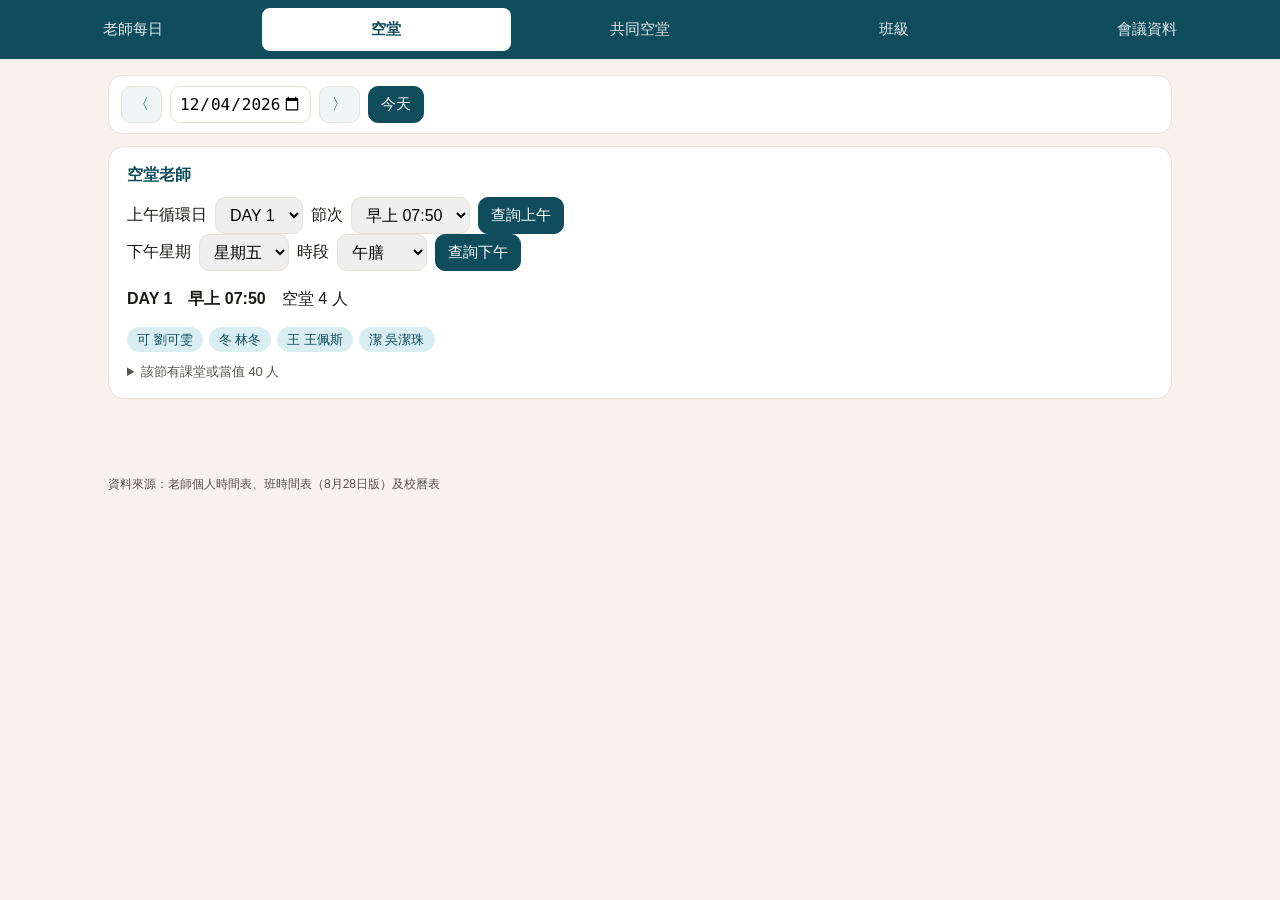
<file: query.html>
<!DOCTYPE html>
<html lang="zh-Hant">
<head>
  <meta charset="UTF-8" />
  <meta name="robots" content="noindex,nofollow" />
  <title>轉到查詢工具</title>
  <script>
    location.replace("查詢.html" + location.search + location.hash);
  </script>
</head>
<body>
  <p><a href="查詢.html">前往查詢工具</a></p>
</body>
</html>
</file>
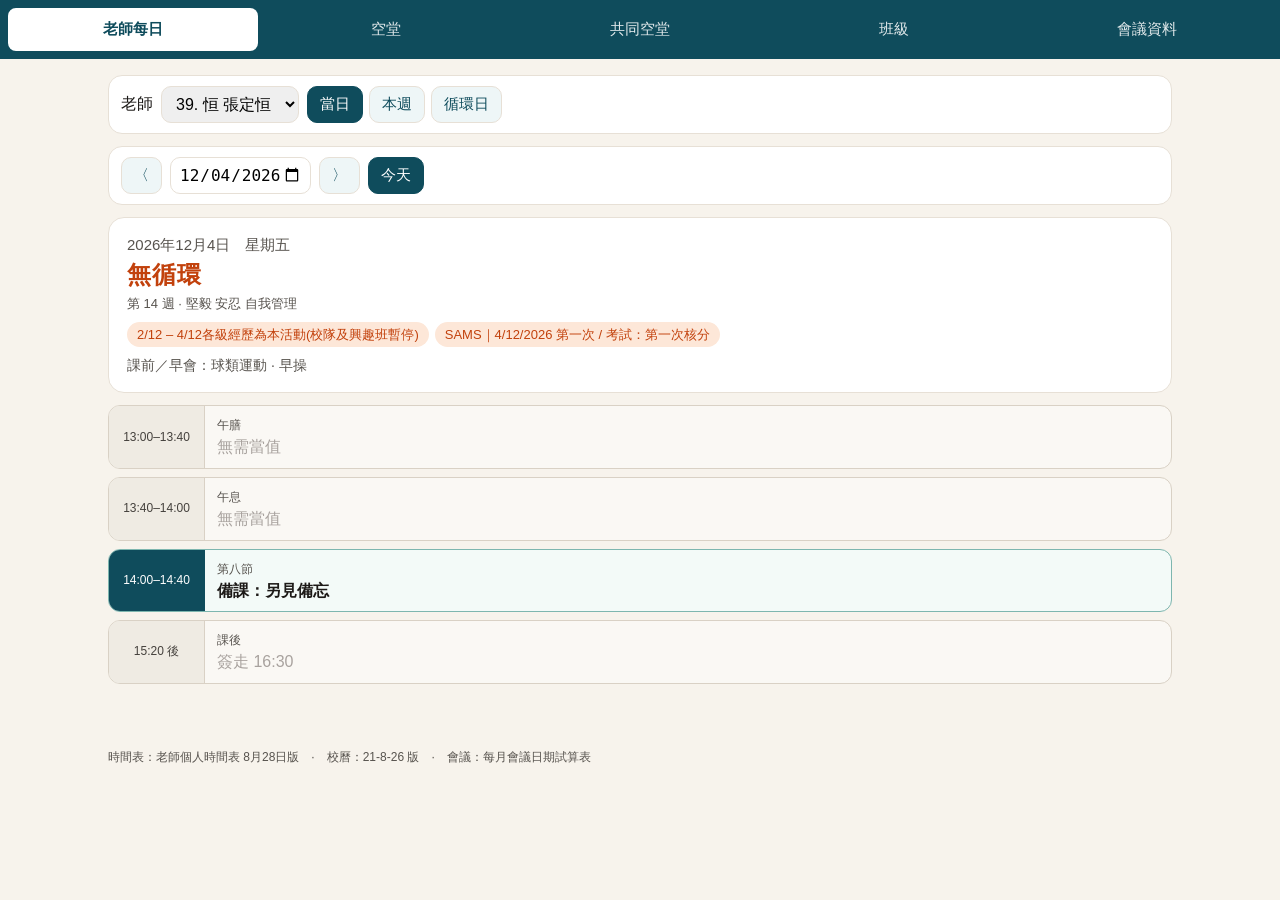
<file: teacher.html>
<!DOCTYPE html>
<html lang="zh-Hant">
<head>
  <meta charset="UTF-8" />
  <meta name="robots" content="noindex,nofollow" />
  <title>轉到老師每日查閱</title>
  <script>
    location.replace("老師.html" + location.search + location.hash);
  </script>
</head>
<body>
  <p><a href="老師.html">前往老師每日查閱</a></p>
</body>
</html>
</file>
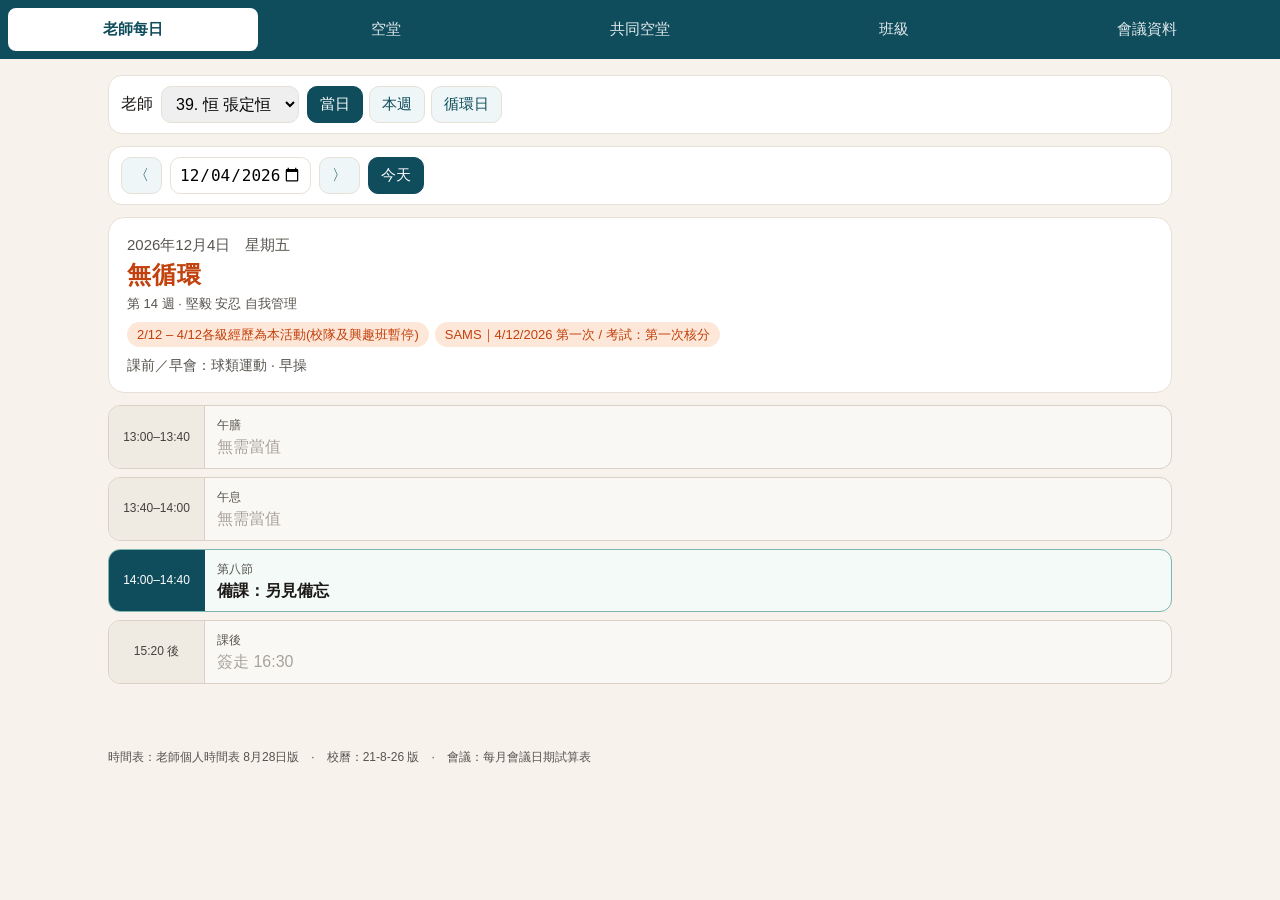
<file: 恒.html>
<!DOCTYPE html>
<html lang="zh-Hant">
<head>
  <meta charset="UTF-8" />
  <meta name="robots" content="noindex,nofollow" />
  <meta http-equiv="refresh" content="0;url=老師.html?t=恒" />
  <title>轉到老師每日查閱</title>
  <script>
    const q = new URLSearchParams(location.search);
    q.set("t", "恒");
    location.replace("老師.html?" + q.toString());
  </script>
</head>
<body>
  <p><a href="老師.html?t=恒">前往老師每日查閱</a></p>
</body>
</html>
</file>
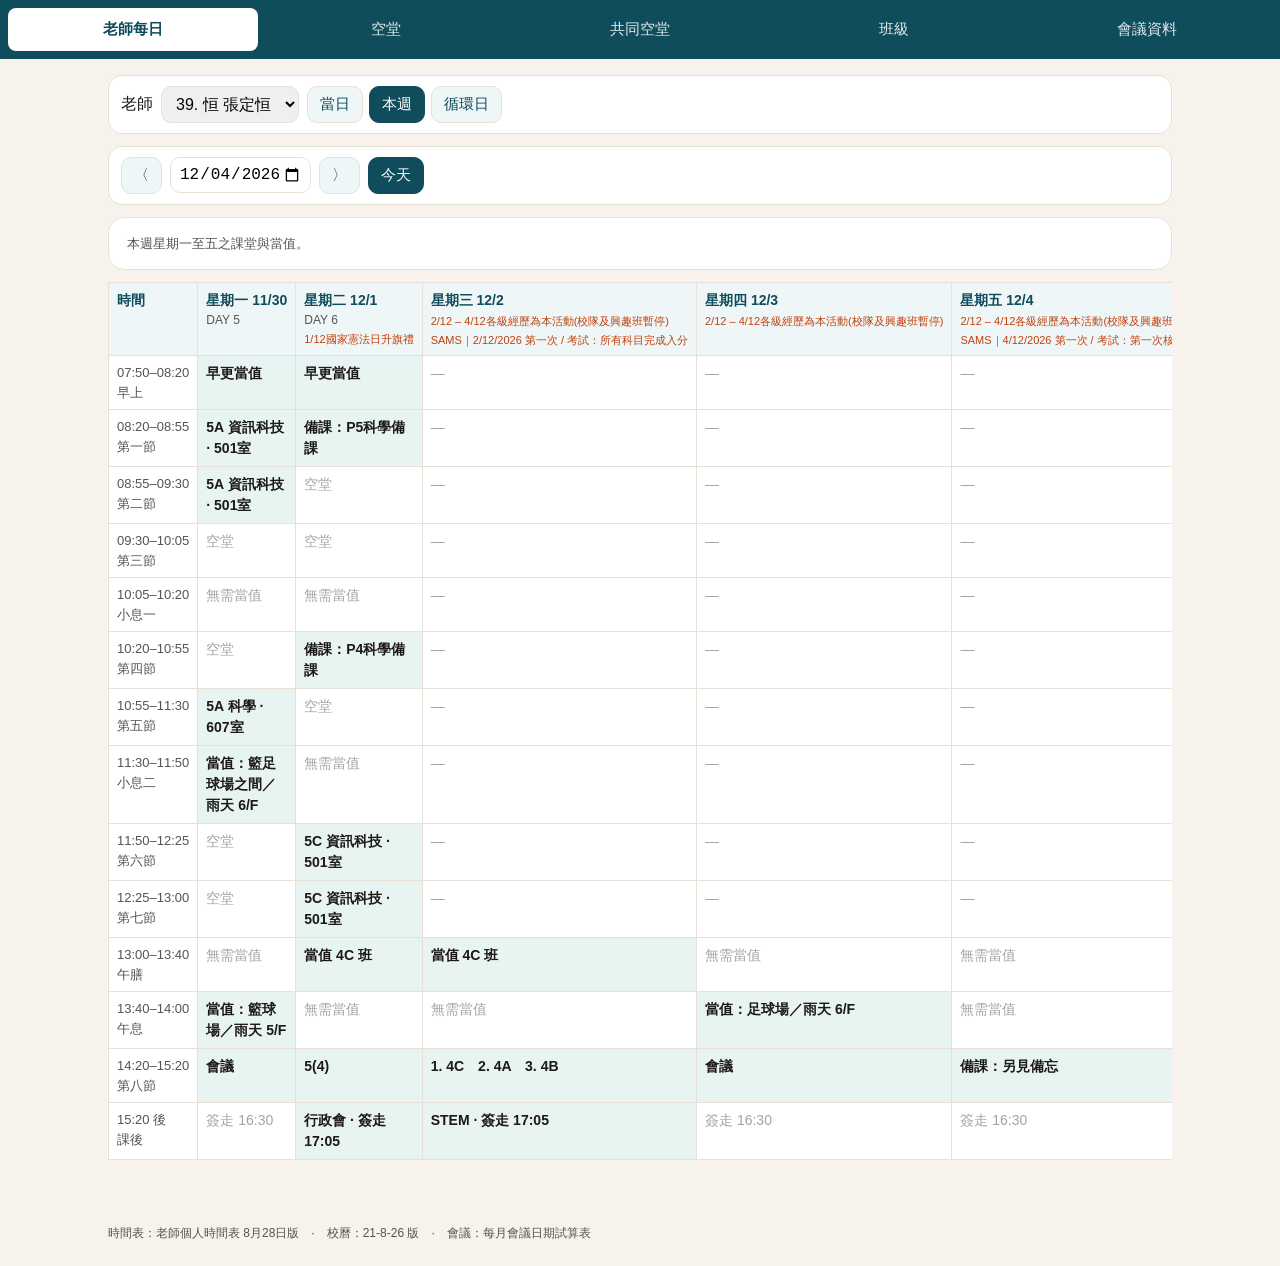
<file: 恒_時間表.html>
<!DOCTYPE html>
<html lang="zh-Hant">
<head>
  <meta charset="UTF-8" />
  <script>
    const q = new URLSearchParams(location.search);
    q.set("t", "恒");
    if (!q.get("view")) q.set("view", "week");
    location.replace("老師.html?" + q.toString());
  </script>
</head>
<body>
  <p><a href="老師.html?t=恒&view=week">前往本週時間表</a></p>
</body>
</html>
</file>
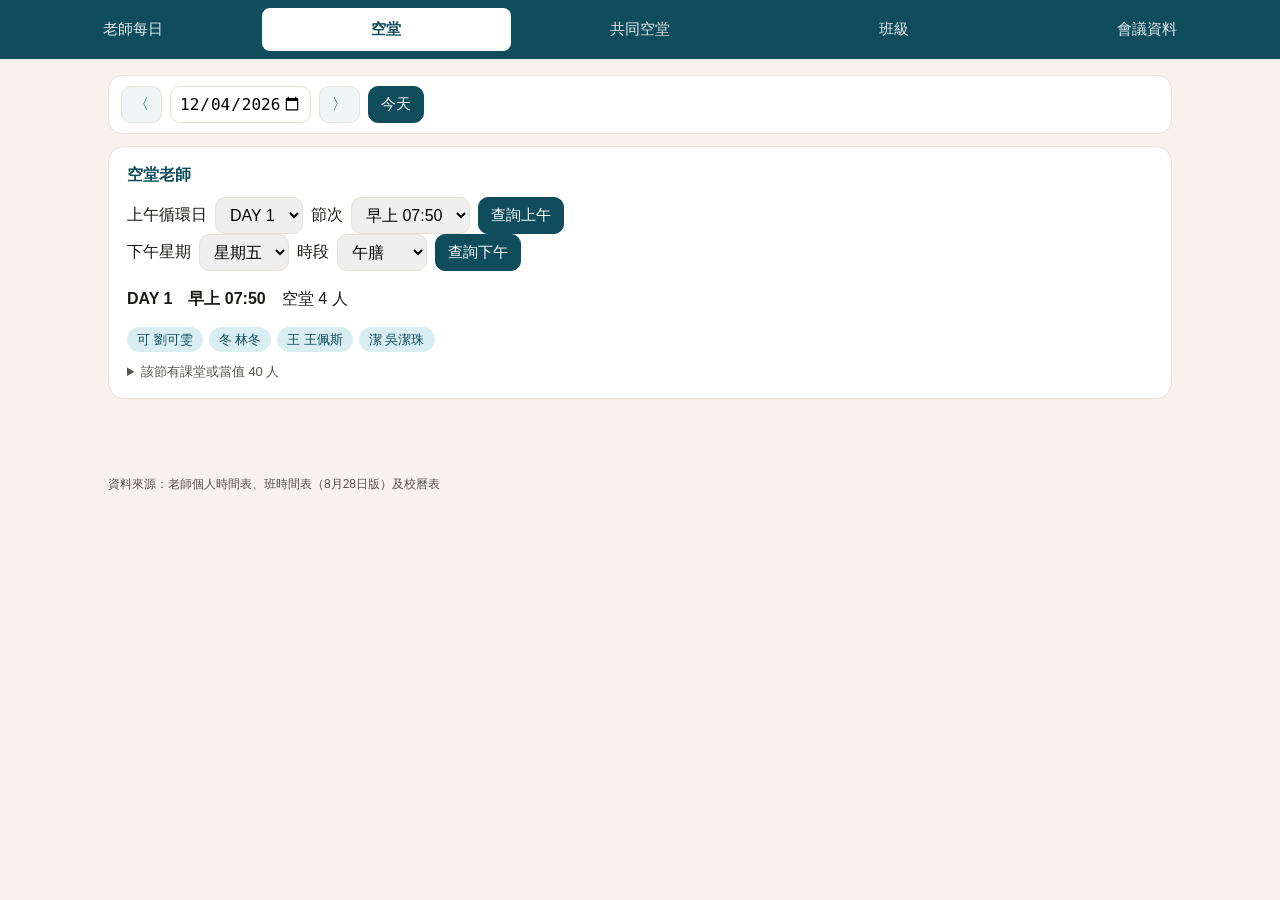
<file: 查詢.html>
<!DOCTYPE html>
<html lang="zh-Hant">
<head>
  <meta charset="UTF-8" />
  <meta name="viewport" content="width=device-width, initial-scale=1" />
  <meta name="robots" content="noindex,nofollow" />
  <title>查詢工具</title>
  <link rel="stylesheet" href="heng.css" />
  <style>
    .who-bar { display: flex; flex-wrap: wrap; gap: 8px; align-items: center; }
    .who-bar select { font-size: 16px; padding: 8px 10px; border-radius: 10px; border: 1px solid var(--line); }
    .chk-grid { display: flex; flex-wrap: wrap; gap: 6px 14px; margin: 10px 0; max-height: 240px; overflow: auto; }
    .chk { font-size: 14px; white-space: nowrap; }
    .chips { display: flex; flex-wrap: wrap; gap: 6px; margin: 8px 0; }
    .chip { background: #d9eef2; color: var(--teal); border-radius: 999px; padding: 3px 10px; font-size: 13px; }
    .sub { display: block; font-weight: 400; color: var(--muted); font-size: 12px; }
    h3.card-h { margin: 0 0 10px; font-size: 16px; color: var(--teal); }
    .rail { display: flex; flex-direction: column; gap: 8px; }
    .slot {
      display: grid; grid-template-columns: 96px 1fr;
      border: 1px solid #d9d1c5; border-radius: 12px; background: #fff; overflow: hidden;
    }
    .slot.mine { border-color: #7eb6af; background: #f3faf8; }
    .slot.free { background: #faf8f4; }
    .slot-time {
      padding: 10px 8px; font-size: 12px; font-variant-numeric: tabular-nums;
      background: #efebe3; color: #44403c; display: flex; align-items: center; justify-content: center;
      text-align: center; border-right: 1px solid #d9d1c5;
    }
    .slot.mine .slot-time { background: var(--teal); color: #fff; border-right-color: var(--teal); }
    .slot-body { padding: 10px 12px; }
    .slot-lab { font-size: 12px; color: var(--muted); }
    .slot-what { font-size: 16px; font-weight: 700; }
    .slot.free .slot-what { font-weight: 500; color: #a8a29e; }
    .week-mobile { display: none; }
    .day-block { background: #fff; border: 1px solid var(--line); border-radius: 14px; padding: 12px; margin-bottom: 12px; }
    details { margin-top: 10px; }
    @media (max-width: 720px) {
      main { padding: 12px 12px 40px; }
      .who-bar { flex-direction: column; align-items: stretch; }
      .who-bar select { width: 100%; }
      .slot { grid-template-columns: 72px 1fr; }
      .week-desktop { display: none; }
      .week-mobile { display: block; }
    }
  </style>
</head>
<body>
  <nav class="appbar">
    <a href="老師.html">老師每日</a>
    <a href="查詢.html?tool=free" data-tool="free">空堂</a>
    <a href="查詢.html?tool=common" data-tool="common">共同空堂</a>
    <a href="查詢.html?tool=klass" data-tool="klass">班級</a>
    <a href="index.html">會議資料</a>
  </nav>
  <main>
    <div class="nav" id="dateNav">
      <button type="button" id="prev">〈</button>
      <input type="date" id="picker" min="2026-08-01" max="2027-08-31" />
      <button type="button" id="next">〉</button>
      <button type="button" class="primary" id="todayBtn">今天</button>
    </div>
    <div id="board"></div>
  </main>
  <footer>資料來源：老師個人時間表、班時間表（8月28日版）及校曆表</footer>
  <script src="calendar.js"></script>
  <script src="teachers.js"></script>
  <script src="classes.js"></script>
  <script>
    const AM = [
      ["p1", "08:20–08:55", "第一節"], ["p2", "08:55–09:30", "第二節"],
      ["p3", "09:30–10:05", "第三節"], ["r1", "10:05–10:20", "小息一"],
      ["p4", "10:20–10:55", "第四節"], ["p5", "10:55–11:30", "第五節"],
      ["r2", "11:30–11:50", "小息二"], ["p6", "11:50–12:25", "第六節"],
      ["p7", "12:25–13:00", "第七節"]
    ];
    const AM_KEYS = AM.map(x => x[0]);
    const picker = document.getElementById("picker");
    const board = document.getElementById("board");
    let tool = "free";
    let dateStr = iso(new Date());

    function iso(d) {
      const z = n => String(n).padStart(2, "0");
      return d.getFullYear() + "-" + z(d.getMonth() + 1) + "-" + z(d.getDate());
    }
    function parseIso(s) {
      const [y, m, d] = s.split("-").map(Number);
      return new Date(y, m - 1, d);
    }
    function shift(s, n) { const d = parseIso(s); d.setDate(d.getDate() + n); return iso(d); }
    function clamp(s) {
      if (s < picker.min) return picker.min;
      if (s > picker.max) return picker.max;
      return s;
    }
    function cal(isoStr) { return (CAL.days || {})[isoStr]; }
    function expand(raw) {
      if (!raw) return { text: "", kind: "" };
      if (raw === "當值") return { text: "早更當值", kind: "duty" };
      if (/會議/.test(raw)) return { text: raw, kind: "meet" };
      if (/備/.test(raw)) return { text: "備課：" + raw, kind: "prep" };
      if (raw === "另見備忘") return { text: "健康生活（另見備忘）", kind: "class" };
      let t = raw
        .replace(/英外/g, "英文（外籍）")
        .replace(/([0-9A-D協P\(\)]+)體/g, "$1 體育")
        .replace(/([0-9A-D協P\(\)]+)資/g, "$1 資訊科技")
        .replace(/([0-9A-D協P\(\)]+)常/g, "$1 常識")
        .replace(/([0-9A-D協P\(\)]+)人/g, "$1 人文")
        .replace(/([0-9A-D協P\(\)]+)科/g, "$1 科學")
        .replace(/([0-9A-D協P\(\)]+)中/g, "$1 中文")
        .replace(/([0-9A-D協P\(\)]+)英/g, "$1 英文")
        .replace(/([0-9A-D協P\(\)]+)數/g, "$1 數學")
        .replace(/([0-9A-D協P\(\)]+)音/g, "$1 音樂")
        .replace(/([0-9A-D協P\(\)]+)視/g, "$1 視藝")
        .replace(/([0-9A-D協P\(\)]+)普/g, "$1 普通話");
      return { text: t.replace(/\s+/g, " ").trim(), kind: "class" };
    }
    function occupied(t, cycle, wd, key) {
      if (key === "morning" || AM_KEYS.includes(key)) {
        if (!cycle) return false;
        return !!((t.am[String(cycle)] || {})[key]);
      }
      const pm = t.pm[String(wd)] || {};
      if (key === "eighth") return !!(pm.eighth && pm.eighth.length);
      return !!(pm[key]);
    }
    function slotRail(slots) {
      return `<div class="rail">${slots.map(s => `
        <article class="slot ${s.mine ? "mine" : "free"}">
          <div class="slot-time">${s.time || "—"}</div>
          <div class="slot-body">
            ${s.label ? `<div class="slot-lab">${s.label}</div>` : ""}
            <div class="slot-what">${s.text}</div>
          </div>
        </article>`).join("")}</div>`;
    }
    function weekdays(isoStr) {
      const d = parseIso(isoStr);
      const wd = d.getDay();
      const diff = wd === 0 ? -6 : 1 - wd;
      const mon = new Date(d); mon.setDate(d.getDate() + diff);
      return [0,1,2,3,4].map(i => {
        const x = new Date(mon); x.setDate(mon.getDate() + i);
        return { date: x, iso: iso(x), wd: i + 1 };
      });
    }

    function renderFree() {
      const rec = cal(dateStr);
      const wd = parseIso(dateStr).getDay();
      const cycleOpts = [1,2,3,4,5,6].map(n => `<option value="${n}" ${rec && rec.cycle===n?"selected":""}>DAY ${n}</option>`).join("");
      const wdOpts = [1,2,3,4,5].map(n => `<option value="${n}" ${wd===n?"selected":""}>星期${"一二三四五"[n-1]}</option>`).join("");
      const amOpts = [["morning","早上 07:50"]].concat(AM.map(([k,_,l]) => [k,l])).map(([k,l]) => `<option value="${k}">${l}</option>`).join("");
      const pmOpts = [["lunch","午膳"],["noon","午息"],["tut","導修"],["eighth","第八節"],["after","課後"]].map(([k,l]) => `<option value="${k}">${l}</option>`).join("");
      board.innerHTML = `<article class="card">
        <h3 class="card-h">空堂老師</h3>
        <div class="who-bar">
          <label>上午循環日 <select id="freeCycle">${cycleOpts}</select></label>
          <label>節次 <select id="freeAm">${amOpts}</select></label>
          <button type="button" class="primary" id="btnFreeAm">查詢上午</button>
        </div>
        <div class="who-bar">
          <label>下午星期 <select id="freeWd">${wdOpts}</select></label>
          <label>時段 <select id="freePm">${pmOpts}</select></label>
          <button type="button" class="primary" id="btnFreePm">查詢下午</button>
        </div>
        <div id="freeOut"></div>
      </article>`;
      const paint = (free, busy, title) => {
        document.getElementById("freeOut").innerHTML = `
          <p><b>${title}</b>　空堂 ${free.length} 人</p>
          <div class="chips">${free.map(t => `<span class="chip">${t.code} ${t.name}</span>`).join("") || "—"}</div>
          <details><summary class="muted">該節有課堂或當值 ${busy.length} 人</summary>
            <ul class="list">${busy.map(x => `<li>${x.t.code} ${x.t.name}　${x.text}</li>`).join("")}</ul>
          </details>`;
      };
      const runAm = () => {
        const c = Number(document.getElementById("freeCycle").value);
        const k = document.getElementById("freeAm").value;
        const lab = document.getElementById("freeAm").selectedOptions[0].text;
        const free = TEACHERS.teachers.filter(t => !occupied(t, c, 0, k));
        const busy = TEACHERS.teachers.filter(t => occupied(t, c, 0, k)).map(t => {
          const raw = (t.am[String(c)] || {})[k] || "";
          return { t, text: expand(raw).text };
        });
        paint(free, busy, `DAY ${c}　${lab}`);
      };
      const runPm = () => {
        const w = Number(document.getElementById("freeWd").value);
        const k = document.getElementById("freePm").value;
        const lab = document.getElementById("freePm").selectedOptions[0].text;
        const free = TEACHERS.teachers.filter(t => !occupied(t, 0, w, k));
        const busy = TEACHERS.teachers.filter(t => occupied(t, 0, w, k)).map(t => {
          const pm = t.pm[String(w)] || {};
          const raw = k === "eighth" ? (pm.eighth || []).join("／") : (pm[k] || "");
          return { t, text: expand(raw).text };
        });
        paint(free, busy, `星期${"一二三四五"[w-1]}　${lab}`);
      };
      document.getElementById("btnFreeAm").onclick = runAm;
      document.getElementById("btnFreePm").onclick = runPm;
      runAm();
    }

    function renderCommon() {
      const boxes = TEACHERS.teachers.map(t =>
        `<label class="chk"><input type="checkbox" value="${t.code}"> ${t.code} ${t.name}</label>`
      ).join("");
      board.innerHTML = `<article class="card">
        <h3 class="card-h">共同空堂</h3>
        <p class="muted">選取兩位或以上老師，查詢同時空堂的節次。</p>
        <div class="who-bar">
          <button type="button" id="btnAll">全選</button>
          <button type="button" id="btnNone">清除</button>
          <button type="button" class="primary" id="btnCommon">查詢</button>
        </div>
        <div class="chk-grid">${boxes}</div>
        <div id="commonOut"></div>
      </article>`;
      document.getElementById("btnAll").onclick = () => board.querySelectorAll(".chk-grid input").forEach(i => i.checked = true);
      document.getElementById("btnNone").onclick = () => board.querySelectorAll(".chk-grid input").forEach(i => i.checked = false);
      document.getElementById("btnCommon").onclick = () => {
        const codes = [...board.querySelectorAll(".chk-grid input:checked")].map(i => i.value);
        if (codes.length < 2) {
          document.getElementById("commonOut").innerHTML = `<p class="muted">請選取至少兩位老師。</p>`;
          return;
        }
        const people = TEACHERS.teachers.filter(t => codes.includes(t.code));
        const hits = [];
        for (let c = 1; c <= 6; c++) {
          [["morning","早上 07:50"]].concat(AM.map(([k,_,l]) => [k,l])).forEach(([k,l]) => {
            if (people.every(t => !occupied(t, c, 0, k))) hits.push(`DAY ${c}　${l}`);
          });
        }
        [["lunch","午膳"],["noon","午息"],["tut","導修"],["eighth","第八節"],["after","課後"]].forEach(([k,l]) => {
          for (let w = 1; w <= 5; w++) {
            if (people.every(t => !occupied(t, 0, w, k))) hits.push(`星期${"一二三四五"[w-1]}　${l}`);
          }
        });
        document.getElementById("commonOut").innerHTML = `
          <p><b>${people.map(t => t.code).join("／")}</b>　共同空堂 ${hits.length} 節</p>
          <ul class="list">${hits.map(x => `<li>${x}</li>`).join("") || "<li>沒有共同空堂</li>"}</ul>`;
      };
    }

    function findClass(code) {
      const list = (typeof CLASSES !== "undefined" && CLASSES.classes) ? CLASSES.classes : [];
      return list.find(c => c.class === code);
    }
    function invertClass(code) {
      const am = {1:{},2:{},3:{},4:{},5:{},6:{}};
      const re = new RegExp("(^|[^0-9])" + code + "([^A-D]|$)");
      TEACHERS.teachers.forEach(t => {
        for (let d = 1; d <= 6; d++) {
          const slots = t.am[String(d)] || {};
          AM.forEach(([k]) => {
            const raw = slots[k];
            if (raw && re.test(raw)) {
              am[d][k] = { subject: expand(raw).text, teacher: t.name, code: t.code, raw };
            }
          });
        }
      });
      return { class: code, homeroom: "", am, pm: {} };
    }

    function renderKlass() {
      const all = ["1A","1B","2A","2B","2C","3A","3B","3C","4A","4B","4C","5A","5B","5C","5D","6A","6B","6C","6D"];
      board.innerHTML = `<article class="card">
        <h3 class="card-h">班級課表</h3>
        <div class="who-bar">
          <label>班級 <select id="clsSel">${all.map(c => `<option>${c}</option>`).join("")}</select></label>
          <button type="button" class="primary" id="btnClsToday">當日</button>
          <button type="button" id="btnClsWeek">本週</button>
        </div>
        <p class="muted" id="clsNote"></p>
        <div id="clsOut"></div>
      </article>`;
      const note = () => {
        document.getElementById("clsNote").textContent = "";
      };
      const showToday = () => {
        note();
        const code = document.getElementById("clsSel").value;
        const rec = cal(dateStr);
        const wd = parseIso(dateStr).getDay();
        const info = findClass(code) || invertClass(code);
        const cycle = rec && rec.cycle;
        const slots = [];
        if (cycle) {
          AM.forEach(([k, time, lab]) => {
            const les = (info.am[String(cycle)] || {})[k];
            if (les && (les.subject || les.raw)) {
              slots.push({ time, label: lab, text: (les.subject || les.raw) + (les.teacher ? " · " + les.teacher : ""), mine: true });
            } else {
              slots.push({ time, label: lab, text: "—", mine: false });
            }
          });
        }
        if (wd >= 1 && wd <= 5) {
          const pm = info.pm[String(wd)] || {};
          const prog = pm.program || (wd===1?"CREATE Learning":wd===2?"多元智能課":wd===3?"野孩子計劃":wd===4?"周會／戶外學習":"健康生活");
          slots.push({ time: wd===5?"14:00–14:40":"14:20–15:20", label: "第八節", text: prog, mine: true });
        }
        document.getElementById("clsOut").innerHTML =
          `<p><b>${code}</b>　${info.homeroom ? "班主任：" + info.homeroom + "　" : ""}${cycle ? "DAY " + cycle : ""}</p>` + slotRail(slots);
      };
      const showWeek = () => {
        note();
        const code = document.getElementById("clsSel").value;
        const info = findClass(code) || invertClass(code);
        const days = weekdays(dateStr);
        let html = `<div class="week-desktop"><div class="table-wrap"><table class="tt"><tr><th>節次</th>`;
        days.forEach(({ iso, wd, date }) => {
          const rec = cal(iso);
          html += `<th>星期${"一二三四五"[wd-1]} ${date.getMonth()+1}/${date.getDate()}<span class="sub">${rec && rec.cycle ? "DAY "+rec.cycle : ""}</span></th>`;
        });
        html += `</tr>`;
        AM.forEach(([k, time, lab]) => {
          html += `<tr><td class="lab">${lab}<div class="muted">${time}</div></td>`;
          days.forEach(({ iso }) => {
            const rec = cal(iso);
            const les = rec && rec.cycle ? (info.am[String(rec.cycle)] || {})[k] : null;
            const txt = les && (les.subject || les.raw) ? (les.subject + (les.teacher ? " · " + les.teacher : "")) : "—";
            html += `<td class="${les && les.subject ? "mine" : "empty"}">${txt}</td>`;
          });
          html += `</tr>`;
        });
        html += `<tr><td class="lab">第八節</td>`;
        days.forEach(({ wd }) => {
          const pm = info.pm[String(wd)] || {};
          const prog = pm.program || (wd===1?"CREATE":wd===2?"MI":wd===3?"野孩子":wd===4?"周會":"健康生活");
          html += `<td>${prog}</td>`;
        });
        html += `</tr></table></div></div>`;
        let mobile = `<div class="week-mobile">`;
        days.forEach(({ iso, wd, date }) => {
          const rec = cal(iso);
          const cycle = rec && rec.cycle;
          const items = [];
          if (cycle) AM.forEach(([k, time, lab]) => {
            const les = (info.am[String(cycle)] || {})[k];
            if (les && (les.subject || les.raw)) items.push({ time, label: lab, text: les.subject + (les.teacher ? " · " + les.teacher : ""), mine: true });
          });
          const pm = info.pm[String(wd)] || {};
          items.push({ time: wd===5?"14:00–14:40":"14:20–15:20", label: "第八節", text: pm.program || "—", mine: true });
          mobile += `<section class="day-block"><h3>星期${"一二三四五"[wd-1]} ${date.getMonth()+1}月${date.getDate()}日　${cycle?"DAY "+cycle:""}</h3>${slotRail(items)}</section>`;
        });
        document.getElementById("clsOut").innerHTML = html + mobile + `</div>`;
      };
      document.getElementById("btnClsToday").onclick = showToday;
      document.getElementById("btnClsWeek").onclick = showWeek;
      showToday();
    }

    function render() {
      picker.value = dateStr;
      document.getElementById("dateNav").style.display = tool === "common" ? "none" : "";
      if (tool === "free") renderFree();
      else if (tool === "common") renderCommon();
      else renderKlass();
    }

    document.getElementById("prev").onclick = () => { dateStr = clamp(shift(dateStr, -1)); render(); };
    document.getElementById("next").onclick = () => { dateStr = clamp(shift(dateStr, 1)); render(); };
    document.getElementById("todayBtn").onclick = () => { dateStr = clamp(iso(new Date())); render(); };
    picker.onchange = () => { dateStr = clamp(picker.value); render(); };
    const q = new URLSearchParams(location.search);
    if (q.get("d")) dateStr = q.get("d");
    if (q.get("tool")) tool = q.get("tool");
    document.querySelectorAll(".appbar a[data-tool]").forEach(a => a.classList.toggle("on", a.dataset.tool === tool));
    render();
  </script>
</body>
</html>
</file>
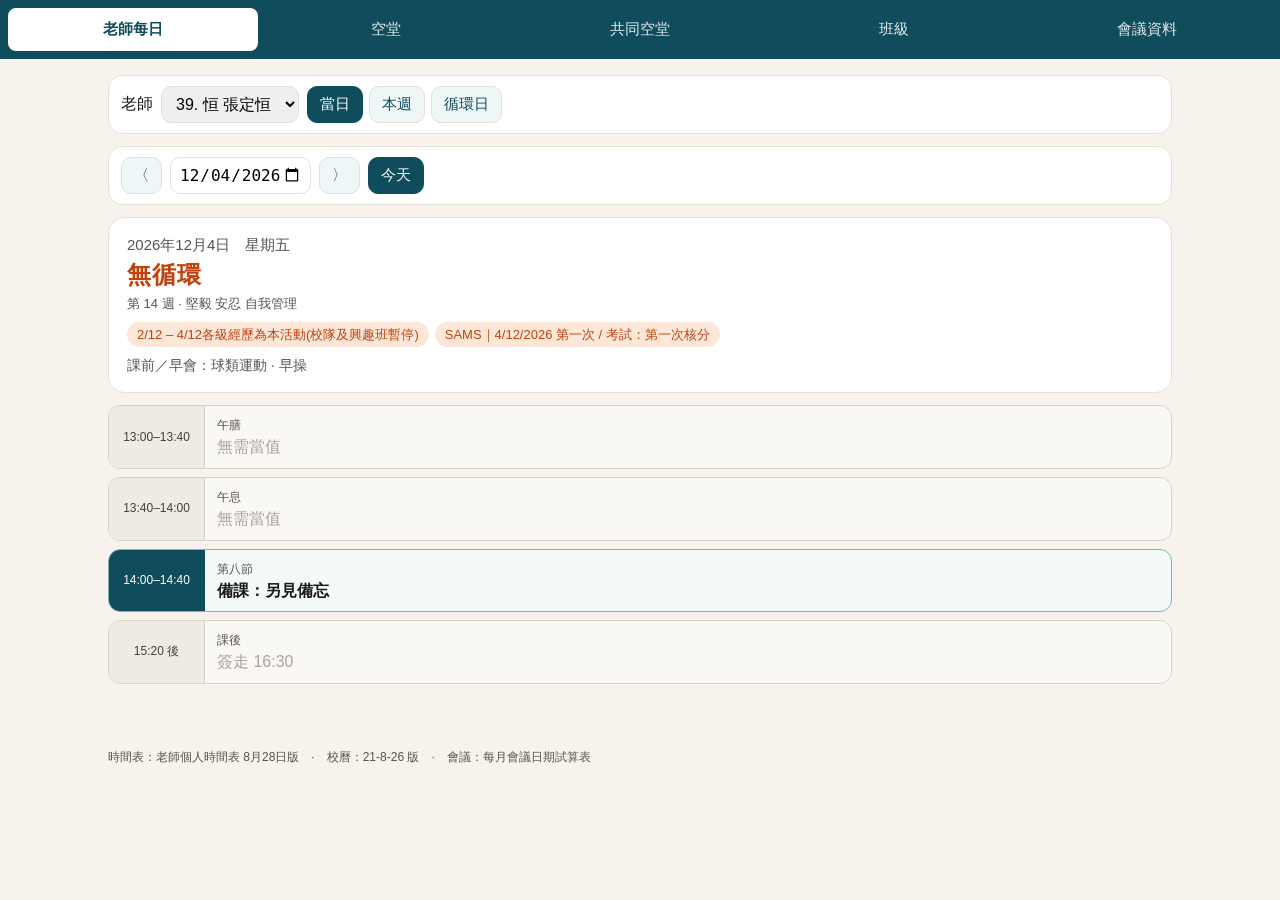
<file: 老師.html>
<!DOCTYPE html>
<html lang="zh-Hant">
<head>
  <meta charset="UTF-8" />
  <meta name="viewport" content="width=device-width, initial-scale=1" />
  <meta name="robots" content="noindex,nofollow" />
  <title>老師每日查閱</title>
  <link rel="stylesheet" href="heng.css" />
  <style>
    .campus { font-size: 14px; color: var(--muted); margin: 4px 0 0; }
    .chips { display: flex; flex-wrap: wrap; gap: 6px; margin: 8px 0; }
    .chip { background: #fde7d8; color: var(--coral); border-radius: 999px; padding: 3px 10px; font-size: 13px; }
    .chip.meet { background: #f3e8ff; color: #6b21a8; }
    .sub { display: block; font-weight: 400; color: var(--muted); font-size: 12px; }
    .week-ev { display: block; font-size: 11px; color: var(--coral); font-weight: 400; margin-top: 2px; }
    h3.card-h { margin: 0 0 8px; font-size: 15px; color: var(--teal-2); }
    .chk-grid { display: flex; flex-wrap: wrap; gap: 6px 14px; margin: 10px 0; max-height: 240px; overflow: auto; padding: 4px 0; }
    .chk { font-size: 14px; white-space: nowrap; }
    details { margin-top: 10px; }

    .rail { display: flex; flex-direction: column; gap: 8px; }
    .slot {
      display: grid;
      grid-template-columns: 96px 1fr;
      border: 1px solid #d9d1c5;
      border-radius: 12px;
      background: #fff;
      overflow: hidden;
    }
    .slot.mine { border-color: #7eb6af; background: #f3faf8; }
    .slot.free { background: #faf8f4; }
    .slot-time {
      padding: 10px 8px;
      font-size: 12px;
      font-variant-numeric: tabular-nums;
      background: #efebe3;
      color: #44403c;
      display: flex;
      align-items: center;
      justify-content: center;
      text-align: center;
      line-height: 1.25;
      border-right: 1px solid #d9d1c5;
    }
    .slot.mine .slot-time { background: var(--teal); color: #fff; border-right-color: var(--teal); }
    .slot-body { padding: 10px 12px; min-width: 0; }
    .slot-lab { font-size: 12px; color: var(--muted); margin-bottom: 2px; }
    .slot-what { font-size: 16px; font-weight: 700; line-height: 1.35; }
    .slot.free .slot-what { font-weight: 500; color: #a8a29e; }

    .week-mobile, .cycle-mobile { display: none; }
    .day-block { background: #fff; border: 1px solid var(--line); border-radius: 14px; padding: 12px; margin-bottom: 12px; }
    .day-block h3 { margin: 0 0 10px; font-size: 16px; color: var(--teal); }
    table.tt th:first-child, table.tt td:first-child { position: sticky; left: 0; z-index: 1; background: #eef6f7; }
    table.tt td:first-child { background: #fff; }

    @media (max-width: 720px) {
      main { padding: 12px 12px 40px; }
      .who-bar { flex-direction: column; align-items: stretch; }
      .who-bar label { width: 100%; }
      .who-bar select { flex: 1; width: 100%; }
      .who-bar .tabs { display: grid; grid-template-columns: 1fr 1fr 1fr; width: 100%; margin: 0; }
      .who-bar .tabs button { min-height: 40px; }
      #dateNav {
        display: grid;
        grid-template-columns: 44px 1fr 44px;
        grid-template-areas: "prev pick next" "today today today";
      }
      #dateNav #prev { grid-area: prev; }
      #dateNav #picker { grid-area: pick; width: 100%; min-width: 0; }
      #dateNav #next { grid-area: next; }
      #dateNav #todayBtn { grid-area: today; width: 100%; }
      .hero { padding: 14px; }
      .hero .cycle { font-size: 30px; }
      .slot { grid-template-columns: 72px 1fr; }
      .slot-what { font-size: 15px; }
      .week-desktop, .cycle-desktop { display: none; }
      .week-mobile, .cycle-mobile { display: block; }
    }
  </style>
</head>
<body>
  <nav class="appbar">
    <a href="老師.html" class="on">老師每日</a>
    <a href="查詢.html?tool=free">空堂</a>
    <a href="查詢.html?tool=common">共同空堂</a>
    <a href="查詢.html?tool=klass">班級</a>
    <a href="index.html">會議資料</a>
  </nav>
  <main>
    <div class="nav who-bar">
      <label>老師
        <select id="who"></select>
      </label>
      <span class="tabs" style="margin:0">
        <button type="button" data-view="today" class="on">當日</button>
        <button type="button" data-view="week">本週</button>
        <button type="button" data-view="cycle">循環日</button>
      </span>
    </div>
    <div class="nav" id="dateNav">
      <button type="button" id="prev">〈</button>
      <input type="date" id="picker" min="2026-08-01" max="2027-08-31" />
      <button type="button" id="next">〉</button>
      <button type="button" class="primary" id="todayBtn">今天</button>
    </div>
    <section class="hero" id="hero"></section>
    <div id="board"></div>
  </main>
  <footer>時間表：老師個人時間表 8月28日版　·　校曆：21-8-26 版　·　會議：每月會議日期試算表</footer>
  <script src="calendar.js"></script>
  <script src="teachers.js"></script>
  <script src="meetings.js"></script>
    <script>
    const DUTY = {
      "中/4F": "中式花園／雨天 4/F",
      "持/足/5F": "持咪；足球場／雨天 5/F",
      "籃足/6F": "籃足球場之間／雨天 6/F",
      "籃/5F": "籃球場／雨天 5/F",
      "足/6F": "足球場／雨天 6/F"
    };
    const PRE = { 1: "靜觀行／早課", 2: "靜觀行／早課", 3: "靜觀行／早課", 4: "靜觀行／早課", 5: "球類運動" };
    const ASM = { 1: "班級經營", 2: "悅讀閱樂／好書分享", 3: "升旗／國情短講", 4: "品德教育", 5: "早操" };
    const AM = [
      ["p1", "08:20–08:55", "第一節"],
      ["p2", "08:55–09:30", "第二節"],
      ["p3", "09:30–10:05", "第三節"],
      ["r1", "10:05–10:20", "小息一"],
      ["p4", "10:20–10:55", "第四節"],
      ["p5", "10:55–11:30", "第五節"],
      ["r2", "11:30–11:50", "小息二"],
      ["p6", "11:50–12:25", "第六節"],
      ["p7", "12:25–13:00", "第七節"]
    ];

    const picker = document.getElementById("picker");
    const whoEl = document.getElementById("who");
    const hero = document.getElementById("hero");
    const board = document.getElementById("board");
    const dateNav = document.getElementById("dateNav");
    let view = "today";
    let dateStr = iso(new Date());
    let teacherCode = "恒";

    function iso(d) {
      const z = n => String(n).padStart(2, "0");
      return d.getFullYear() + "-" + z(d.getMonth() + 1) + "-" + z(d.getDate());
    }
    function parseIso(s) {
      const [y, m, d] = s.split("-").map(Number);
      return new Date(y, m - 1, d);
    }
    function shift(s, n) { const d = parseIso(s); d.setDate(d.getDate() + n); return iso(d); }
    function clamp(s) {
      if (s < picker.min) return picker.min;
      if (s > picker.max) return picker.max;
      return s;
    }
    function cal(isoStr) { return (CAL.days || {})[isoStr]; }
    function teacher() {
      return TEACHERS.teachers.find(t => t.code === teacherCode) || TEACHERS.teachers[0];
    }
    function isHol(rec) {
      if (!rec) return false;
      return (rec.flags || []).includes("公眾假期") || (rec.flags || []).includes("學校假期")
        || /陸運會假期|農曆新年假期|聖誕及新年假期|復活節假期/.test((rec.events || []).join(" "));
    }
    function roomOf(raw) {
      if (!raw || /備/.test(raw)) return "";
      if (/體/.test(raw)) return "操場";
      const g = raw.match(/([1-6])[A-D]/i);
      const n = g ? g[1] : "";
      if (/資/.test(raw)) return (n === "1" || n === "2" || n === "3") ? "101室" : "501室";
      if (/科/.test(raw) && (n === "4" || n === "5" || n === "6")) return "607室";
      return "";
    }
    function expand(raw) {
      if (!raw) return null;
      if (raw === "當值") return { text: "早更當值", kind: "duty", mine: true };
      if (DUTY[raw]) return { text: "當值：" + DUTY[raw], kind: "duty", mine: true };
      if (/\/F|操[一二]|持\/|籃\/|足\//.test(raw) && !/[1-6][A-D]/.test(raw))
        return { text: "當值：" + raw, kind: "duty", mine: true };
      if (/備/.test(raw)) {
        let t = raw.replace(/科備/g, "科學備課").replace(/中備/g, "中文備課")
          .replace(/英備/g, "英文備課").replace(/數備/g, "數學備課")
          .replace(/人備/g, "人文備課").replace(/常備/g, "常識備課");
        return { text: "備課：" + t, kind: "prep", mine: true };
      }
      if (raw === "另見備忘") return { text: "健康生活（另見備忘）", kind: "class", mine: true };
      if (/會議/.test(raw)) return { text: raw, kind: "meet", mine: true };
      let t = raw
        .replace(/英外/g, "英文（外籍）")
        .replace(/科備/g, "科學備課")
        .replace(/([0-9A-D協P\(\)]+)體/g, "$1 體育")
        .replace(/([0-9A-D協P\(\)]+)資/g, "$1 資訊科技")
        .replace(/([0-9A-D協P\(\)]+)常/g, "$1 常識")
        .replace(/([0-9A-D協P\(\)]+)人/g, "$1 人文")
        .replace(/([0-9A-D協P\(\)]+)科/g, "$1 科學")
        .replace(/([0-9A-D協P\(\)]+)中/g, "$1 中文")
        .replace(/([0-9A-D協P\(\)]+)英/g, "$1 英文")
        .replace(/([0-9A-D協P\(\)]+)數/g, "$1 數學")
        .replace(/([0-9A-D協P\(\)]+)音/g, "$1 音樂")
        .replace(/([0-9A-D協P\(\)]+)視/g, "$1 視藝")
        .replace(/([0-9A-D協P\(\)]+)普/g, "$1 普通話");
      t = t.replace(/\s+/g, " ").trim();
      const room = roomOf(raw);
      return { text: t + (room ? " · " + room : ""), kind: "class", mine: true };
    }
    function meetingsFor(isoStr, rec) {
      const week = rec && rec.week;
      const t = teacher();
      return (MEETINGS.items || []).filter(m => {
        const onDay = (m.date && m.date === isoStr) || (!m.date && m.week && week && Number(m.week) === Number(week));
        return onDay && meetingAppliesTo(m, t);
      });
    }
    function meetingLabel(m) {
      return m.title + (m.place ? " · " + m.place : "");
    }
    function calEvents(rec, isoStr) {
      if (!rec) return [];
      const out = [...(rec.events || [])];
      for (const n of rec.weekNotes || []) {
        if (!/\d{1,2}\/\d{1,2}/.test(n) && !out.includes(n)) out.push(n);
      }
      return out;
    }

    function buildDaySlots(t, isoStr) {
      const d = parseIso(isoStr);
      const wd = d.getDay();
      const rec = cal(isoStr);
      const hol = isHol(rec);
      const slots = [];
      if (wd === 0 || wd === 6) return { rec, wd, hol, slots, campus: "" };
      const campus = [PRE[wd], ASM[wd]].filter(Boolean).join(" · ");
      if (hol) {
        slots.push({ time: "", label: "", text: "假期", mine: false, free: true });
        return { rec, wd, hol, slots, campus };
      }
      const am = (rec && rec.cycle && t.am[String(rec.cycle)]) || {};
      const pm = t.pm[String(wd)] || {};
      if (am.morning) {
        const x = expand(am.morning);
        slots.push({ time: "07:50–08:20", label: "早上", text: x.text, mine: true });
      }
      if (rec && rec.cycle) {
        for (const [k, time, lab] of AM) {
          const raw = am[k];
          if (raw) {
            const x = expand(raw);
            slots.push({ time, label: lab, text: x.text, mine: true, kind: x.kind });
          } else if (k.startsWith("r")) {
            slots.push({ time, label: lab, text: "無需當值", mine: false, free: true });
          } else {
            slots.push({ time, label: lab, text: "空堂", mine: false, free: true });
          }
        }
      } else if (rec && ((rec.flags || []).includes("考試") || (rec.flags || []).includes("非循環日"))) {
        slots.push({ time: "上午", label: "", text: (rec.flags || []).includes("考試") ? "考試日（無循環堂）" : "特別日活動", mine: false, free: true });
      }
      if (pm.lunch) slots.push({ time: "13:00–13:40", label: "午膳", text: "當值 " + pm.lunch + " 班", mine: true });
      else slots.push({ time: "13:00–13:40", label: "午膳", text: "無需當值", mine: false, free: true });
      if (pm.noon) slots.push({ time: "13:40–14:00", label: "午息", text: expand(pm.noon).text, mine: true });
      else slots.push({ time: "13:40–14:00", label: "午息", text: "無需當值", mine: false, free: true });
      if (pm.tut) slots.push({ time: "14:00–14:20", label: "導修", text: expand(pm.tut).text, mine: true });
      const eighth = pm.eighth || [];
      if (eighth.length) {
        const same = eighth.every(s => s === eighth[0]);
        const time = wd === 5 ? "14:00–14:40" : "14:20–15:20";
        const parts = same ? [expand(eighth[0]).text] : eighth.map((s, i) => (i + 1) + ". " + expand(s).text);
        slots.push({ time, label: "第八節", text: parts.join("　"), mine: true });
      }
      if (pm.after) slots.push({ time: "15:20 後", label: "課後", text: pm.after + " · 簽走 17:05", mine: true });
      else slots.push({ time: "15:20 後", label: "課後", text: "簽走 16:30", mine: false, free: true });
      const extra = meetingsFor(isoStr, rec).filter(m => m.time);
      extra.forEach(m => slots.push({ time: m.time, label: "會議", text: meetingLabel(m), mine: true, kind: "meet" }));
      return { rec, wd, hol, slots, campus };
    }

    function renderToday() {
      dateNav.style.display = "";
      const t = teacher();
      const d = parseIso(dateStr);
      const { rec, wd, hol, slots, campus } = buildDaySlots(t, dateStr);
      const weekName = ["星期日","星期一","星期二","星期三","星期四","星期五","星期六"][wd];
      const ymd = d.getFullYear() + "年" + (d.getMonth() + 1) + "月" + d.getDate() + "日";
      const cycle = rec && rec.cycle ? "DAY " + rec.cycle : (hol ? "假期" : (rec ? "無循環" : "校曆無此日"));
      const ev = calEvents(rec, dateStr);
      const meets = meetingsFor(dateStr, rec);
      hero.innerHTML = `
        <div class="date">${ymd}　${weekName}</div>
        <div class="cycle ${rec && rec.cycle ? "" : "none"}">${cycle}</div>
        <div class="muted">${rec && rec.week ? "第 " + rec.week + " 週" : ""} ${rec && rec.theme ? " · " + rec.theme : ""}</div>
        <div class="chips">
          ${ev.map(e => `<span class="chip">${e}</span>`).join("")}
          ${meets.map(m => `<span class="chip meet">${m.time ? m.time + " " : ""}${meetingLabel(m)}</span>`).join("")}
        </div>
        ${campus ? `<div class="campus">課前／早會：${campus}</div>` : ""}
      `;
      board.innerHTML = slotRail(slots);
    }

    function slotRail(slots) {
      return `<div class="rail">${slots.map(s => `
        <article class="slot ${s.mine ? "mine" : "free"}">
          <div class="slot-time">${s.time || "—"}</div>
          <div class="slot-body">
            ${s.label ? `<div class="slot-lab">${s.label}</div>` : ""}
            <div class="slot-what">${s.text}</div>
          </div>
        </article>`).join("")}</div>`;
    }

    function weekdays(isoStr) {
      const d = parseIso(isoStr);
      const wd = d.getDay();
      const diff = wd === 0 ? -6 : 1 - wd;
      const mon = new Date(d); mon.setDate(d.getDate() + diff);
      return [0,1,2,3,4].map(i => {
        const x = new Date(mon); x.setDate(mon.getDate() + i);
        return { date: x, iso: iso(x), wd: i + 1 };
      });
    }

    function renderWeek() {
      dateNav.style.display = "";
      const t = teacher();
      const days = weekdays(dateStr);
      hero.innerHTML = `<div class="muted">本週星期一至五之課堂與當值。</div>`;
      const rows = [["07:50–08:20","早上","morning"]].concat(AM.map(([k,time,lab]) => [time, lab, k]));
      rows.push(["13:00–13:40","午膳","lunch"], ["13:40–14:00","午息","noon"], ["14:20–15:20","第八節","eighth"], ["15:20 後","課後","after"]);
      let html = `<div class="week-desktop"><div class="table-wrap"><table class="tt"><tr><th>時間</th>`;
      days.forEach(({ iso, wd, date }) => {
        const rec = cal(iso);
        const day = rec && rec.cycle ? "DAY " + rec.cycle : (isHol(rec) ? "假期" : "");
        const ev = calEvents(rec, iso).slice(0, 2);
        const meets = meetingsFor(iso, rec);
        html += `<th>星期${"一二三四五"[wd-1]} ${date.getMonth()+1}/${date.getDate()}
          <span class="sub">${day}</span>
          ${ev.concat(meets.map(m => meetingLabel(m))).map(e => `<span class="week-ev">${e}</span>`).join("")}
        </th>`;
      });
      html += `</tr>`;
      for (const [time, lab, key] of rows) {
        html += `<tr><td class="time">${time}<div class="muted">${lab}</div></td>`;
        days.forEach(({ iso, wd }) => {
          const rec = cal(iso);
          const packed = buildDaySlots(t, iso);
          const hit = packed.slots.find(s =>
            (key === "morning" && s.time.startsWith("07:50")) ||
            (key === "lunch" && s.label === "午膳" && s.mine) ||
            (key === "noon" && s.label === "午息" && s.mine) ||
            (key === "eighth" && s.label === "第八節") ||
            (key === "after" && s.label === "課後" && s.mine) ||
            (s.label === lab && s.mine)
          );
          const free = packed.slots.find(s => s.label === lab);
          const cell = hit || (key.length <= 2 || key.startsWith("p") || key.startsWith("r") ? free : null);
          if (isHol(rec)) html += `<td class="hol">假期</td>`;
          else if (hit) html += `<td class="mine">${hit.text}</td>`;
          else if (free && free.free) html += `<td class="empty">${free.text}</td>`;
          else html += `<td class="empty">—</td>`;
        });
        html += `</tr>`;
      }
      html += `</table></div></div>`;
      let mobile = `<div class="week-mobile">`;
      days.forEach(({ iso, wd, date }) => {
        const rec = cal(iso);
        const packed = buildDaySlots(t, iso);
        const day = rec && rec.cycle ? "DAY " + rec.cycle : (isHol(rec) ? "假期" : "");
        const ev = calEvents(rec, iso);
        mobile += `<section class="day-block">
          <h3>星期${"一二三四五"[wd-1]} ${date.getMonth()+1}月${date.getDate()}日　${day}</h3>
          ${ev.length ? `<div class="chips">${ev.map(e => `<span class="chip">${e}</span>`).join("")}</div>` : ""}
          ${slotRail(packed.slots.filter(s => s.mine || isHol(rec)))}
        </section>`;
      });
      mobile += `</div>`;
      board.innerHTML = html + mobile;
    }

    function renderCycle() {
      dateNav.style.display = "none";
      const t = teacher();
      hero.innerHTML = `<div class="muted">上午六日循環課堂。下午請查看「本週」或「當日」。</div>`;
      let html = `<div class="cycle-desktop"><div class="table-wrap"><table class="tt"><tr><th>節</th>`;
      for (let c = 1; c <= 6; c++) html += `<th>DAY ${c}</th>`;
      html += `</tr>`;
      html += `<tr><td class="lab">早上</td>`;
      for (let c = 1; c <= 6; c++) {
        const raw = (t.am[String(c)] || {}).morning;
        const x = raw ? expand(raw) : null;
        html += `<td class="${x && x.mine ? "mine" : "empty"}">${x ? x.text : "—"}</td>`;
      }
      html += `</tr>`;
      for (const [k, time, lab] of AM) {
        html += `<tr><td class="lab">${lab}<div class="muted">${time}</div></td>`;
        for (let c = 1; c <= 6; c++) {
          const raw = (t.am[String(c)] || {})[k];
          const x = raw ? expand(raw) : null;
          html += `<td class="${x && x.mine ? "mine" : "empty"}">${x ? x.text : (k.startsWith("r") ? "無需當值" : "空堂")}</td>`;
        }
        html += `</tr>`;
      }
      html += `</table></div></div>`;
      let mobile = `<div class="cycle-mobile">`;
      for (let c = 1; c <= 6; c++) {
        const am = t.am[String(c)] || {};
        const items = [];
        if (am.morning) items.push({ time: "07:50–08:20", label: "早上", text: expand(am.morning).text, mine: true });
        for (const [k, time, lab] of AM) {
          const raw = am[k];
          if (raw) items.push({ time, label: lab, text: expand(raw).text, mine: true });
        }
        mobile += `<section class="day-block"><h3>DAY ${c}</h3>${items.length ? slotRail(items) : `<p class="muted">呢日上午無你嘅堂／當值</p>`}</section>`;
      }
      mobile += `</div>`;
      board.innerHTML = html + mobile;
    }

    function render() {
      const t = teacher();
      document.title = t.name + " · 每日查閱";
      if (view === "today") renderToday();
      else if (view === "week") renderWeek();
      else if (view === "cycle") renderCycle();
      
      try {
        localStorage.setItem("heng-date", dateStr);
        localStorage.setItem("teacher-code", teacherCode);
      } catch (e) {}
    }

    TEACHERS.teachers.forEach(t => {
      const o = document.createElement("option");
      o.value = t.code;
      o.textContent = (t.no ? t.no + ". " : "") + t.code + " " + t.name;
      whoEl.appendChild(o);
    });

    const params = new URLSearchParams(location.search);
    if (params.get("t")) teacherCode = params.get("t");
    else try { const s = localStorage.getItem("teacher-code"); if (s) teacherCode = s; } catch (e) {}
    if (params.get("d")) dateStr = params.get("d");
    else try { const s = localStorage.getItem("heng-date"); if (s) dateStr = s; } catch (e) {}
    if (params.get("view")) view = params.get("view");
    whoEl.value = teacherCode;
    picker.value = dateStr;
    document.querySelectorAll("[data-view]").forEach(b => {
      b.classList.toggle("on", b.dataset.view === view);
      b.onclick = () => {
        view = b.dataset.view;
        document.querySelectorAll("[data-view]").forEach(x => x.classList.toggle("on", x === b));
        render();
      };
    });
    whoEl.onchange = () => { teacherCode = whoEl.value; render(); };
    document.getElementById("prev").onclick = () => { dateStr = clamp(shift(dateStr, view === "week" ? -7 : -1)); picker.value = dateStr; render(); };
    document.getElementById("next").onclick = () => { dateStr = clamp(shift(dateStr, view === "week" ? 7 : 1)); picker.value = dateStr; render(); };
    document.getElementById("todayBtn").onclick = () => { dateStr = clamp(iso(new Date())); picker.value = dateStr; render(); };
    picker.onchange = () => { dateStr = clamp(picker.value); render(); };
    render();
    if (typeof loadMeetingsLive === "function") loadMeetingsLive(render);
  </script>
</body>
</html>
</file>
<file: heng.css>
:root {
  --ink: #1c1917;
  --muted: #57534e;
  --line: #e7e0d6;
  --paper: #f7f3ec;
  --card: #fff;
  --teal: #0f4c5c;
  --teal-2: #16697a;
  --coral: #c2410c;
  --today: #fff4d6;
  --mine: #e8f4f2;
}
* { box-sizing: border-box; }
body {
  margin: 0;
  font-family: "PingFang TC", "Noto Sans TC", "Hiragino Sans CNS", "Heiti TC", sans-serif;
  background: var(--paper);
  color: var(--ink);
  line-height: 1.5;
}
.appbar {
  display: flex;
  flex-wrap: wrap;
  gap: 4px;
  background: var(--teal);
  padding: 8px;
}
.appbar a {
  flex: 1 1 0;
  min-width: 4.5em;
  text-align: center;
  text-decoration: none;
  color: rgba(255,255,255,.88);
  padding: 10px 6px;
  border-radius: 8px;
  font-size: 15px;
}
.appbar a.on {
  background: #fff;
  color: var(--teal);
  font-weight: 700;
}
header { background: var(--teal); color: #fff; padding: 18px 22px 14px; }
header .who { font-size: 13px; opacity: .8; }
header h1 { margin: 4px 0 2px; font-size: 26px; letter-spacing: .06em; }
header p { margin: 0; opacity: .85; font-size: 13px; }
header a { color: #fde68a; }
main { padding: 16px 18px 56px; max-width: 1100px; margin: 0 auto; }
.who-bar { display: flex; flex-wrap: wrap; gap: 8px; align-items: center; }
.who-bar label { display: flex; align-items: center; gap: 8px; }
.who-bar select { font-size: 16px; padding: 8px 10px; border-radius: 10px; border: 1px solid var(--line); max-width: 100%; }
h2 { font-size: 16px; color: var(--teal); margin: 22px 0 10px; }
.nav {
  display: flex; flex-wrap: wrap; gap: 8px; align-items: center;
  background: #fff; border: 1px solid var(--line); border-radius: 14px;
  padding: 10px 12px; margin-bottom: 12px;
}
.nav button, .tabs button {
  border: 1px solid var(--line); background: #eef6f7; color: var(--teal);
  border-radius: 10px; padding: 8px 12px; cursor: pointer; font-size: 15px;
}
.nav button.primary, .tabs button.on, button.primary {
  background: var(--teal); color: #fff; border-color: var(--teal);
}
button.primary {
  border: 1px solid var(--teal); border-radius: 10px; padding: 8px 12px; cursor: pointer; font-size: 15px;
}
.nav input[type=date] {
  font-size: 16px; padding: 7px 8px; border-radius: 10px; border: 1px solid var(--line);
}
.tabs { display: flex; flex-wrap: wrap; gap: 6px; margin-bottom: 12px; }
.hero, .card {
  background: var(--card);
  border: 1px solid var(--line);
  border-radius: 16px;
  padding: 16px 18px;
  margin-bottom: 12px;
}
.hero .date { font-size: 15px; color: var(--muted); }
.hero .cycle { font-size: 40px; font-weight: 800; letter-spacing: .04em; color: var(--teal); line-height: 1.1; margin: 6px 0; }
.hero .cycle.none { font-size: 24px; color: var(--coral); }
.muted { color: var(--muted); font-size: 13px; }
.flag {
  display: inline-block; background: #fde7d8; color: var(--coral);
  border-radius: 6px; padding: 1px 7px; font-size: 12px; margin: 2px 4px 2px 0;
}
.list { margin: 8px 0 0; padding-left: 18px; }
.table-wrap { overflow-x: auto; }
table.tt { width: 100%; border-collapse: collapse; background: #fff; font-size: 14px; min-width: 640px; }
table.tt th, table.tt td {
  border: 1px solid var(--line); padding: 7px 8px; vertical-align: top; text-align: left;
}
table.tt th { background: #eef6f7; color: var(--teal); font-weight: 600; white-space: nowrap; }
table.tt td.time { width: 108px; color: var(--muted); white-space: nowrap; font-size: 13px; }
table.tt td.lab { width: 88px; font-weight: 600; color: var(--teal-2); white-space: nowrap; }
table.tt td.mine { background: var(--mine); font-weight: 700; }
table.tt td.empty { color: #a8a29e; }
table.tt td.hol { background: #f4f4f5; color: #a8a29e; }
table.tt col.today { background: var(--today); }
.grid { display: grid; grid-template-columns: repeat(auto-fill, minmax(150px, 1fr)); gap: 10px; }
.cls { font-size: 20px; font-weight: 800; }
.mark { background: #fde7d8; color: var(--coral); border-radius: 6px; padding: 0 5px; font-size: 12px; }
.note { font-size: 13px; color: var(--muted); margin: 8px 0 0; }
.warn {
  background: #fff4d6; border: 1px solid #e8d48b; border-radius: 12px;
  padding: 10px 12px; font-size: 13px; margin: 0 0 12px;
}
footer { font-size: 12px; color: var(--muted); padding: 8px 18px 24px; max-width: 1100px; margin: 0 auto; }
.links { font-size: 14px; margin-top: 8px; }
.links a { color: #fde68a; margin-right: 14px; }
</file>
